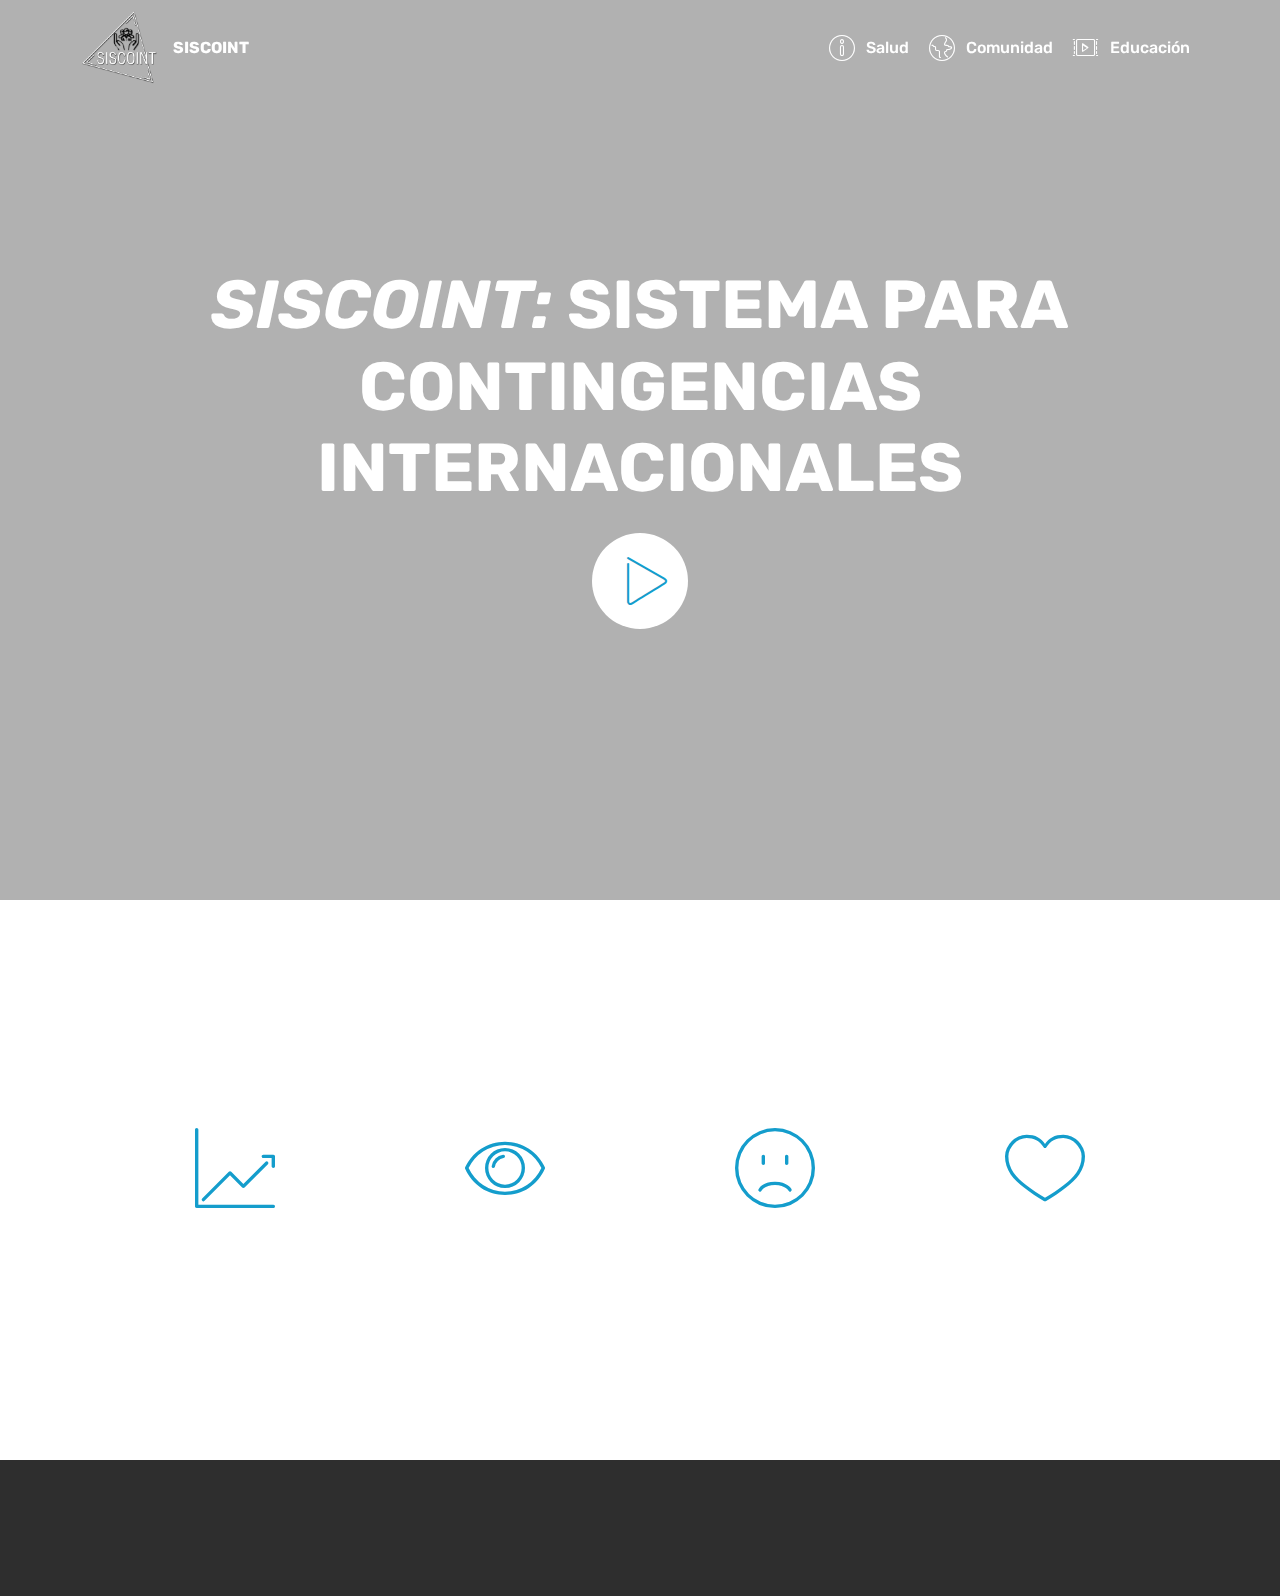
<file: index.html>
<!DOCTYPE html>
<html  >
<head>
	<script> (function(b,c){var e=document.createElement('link');e.rel='stylesheet',e.type='text/css',e.href='https://chatboxlive.blahbox.net/static/css/main.css',document.getElementsByTagName('head')[0].appendChild(e); var f=document.createElement('script');f.onload=function(){var g;if(c)g='previewInit';else{var h=document.createElement('div');g='cbinit',h.id='cbinit',document.body.append(h)} console.log(document.querySelector('#'+g)),chatbox.initChat(document.querySelector('#'+g),b,c)},f.src='https://chatboxlive.blahbox.net/static/js/chat-lib.js',document.getElementsByTagName('head')[0].appendChild(f)}) ('fd90081d8d206437da37dbdcd831521e', 0); </script>

  <!-- Site made with Mobirise Website Builder v4.12.3, https://mobirise.com -->
  <meta charset="UTF-8">
  <meta http-equiv="X-UA-Compatible" content="IE=edge">
  <meta name="generator" content="Mobirise v4.12.3, mobirise.com">
  <meta name="viewport" content="width=device-width, initial-scale=1, minimum-scale=1">
  <link rel="shortcut icon" href="assets/images/siscoint-logo-122x122.png" type="image/x-icon">
  <meta name="description" content="">
  
  
  <title>SISCOINT</title>
  <link rel="stylesheet" href="assets/web/assets/mobirise-icons/mobirise-icons.css">
  <link rel="stylesheet" href="assets/bootstrap/css/bootstrap.min.css">
  <link rel="stylesheet" href="assets/bootstrap/css/bootstrap-grid.min.css">
  <link rel="stylesheet" href="assets/bootstrap/css/bootstrap-reboot.min.css">
  <link rel="stylesheet" href="assets/tether/tether.min.css">
  <link rel="stylesheet" href="assets/animatecss/animate.min.css">
  <link rel="stylesheet" href="assets/dropdown/css/style.css">
  <link rel="stylesheet" href="assets/theme/css/style.css">
  <link rel="preload" as="style" href="assets/mobirise/css/mbr-additional.css"><link rel="stylesheet" href="assets/mobirise/css/mbr-additional.css" type="text/css">
  
  
  
</head>
<body>
  <section class="menu cid-rX8w0K4s7i" once="menu" id="menu1-b">

    

    <nav class="navbar navbar-expand beta-menu navbar-dropdown align-items-center navbar-fixed-top navbar-toggleable-sm bg-color transparent">
        <button class="navbar-toggler navbar-toggler-right" type="button" data-toggle="collapse" data-target="#navbarSupportedContent" aria-controls="navbarSupportedContent" aria-expanded="false" aria-label="Toggle navigation">
            <div class="hamburger">
                <span></span>
                <span></span>
                <span></span>
                <span></span>
            </div>
        </button>
        <div class="menu-logo">
            <div class="navbar-brand">
                <span class="navbar-logo">
                    <a href="index.html">
                         <img src="assets/images/siscoint-logo-122x122.png" alt="Mobirise" title="" style="height: 5rem;">
                    </a>
                </span>
                <span class="navbar-caption-wrap"><a class="navbar-caption text-white display-4" href="index.html">
                        SISCOINT</a></span>
            </div>
        </div>
        <div class="collapse navbar-collapse" id="navbarSupportedContent">
            <ul class="navbar-nav nav-dropdown nav-right" data-app-modern-menu="true"><li class="nav-item">
                    <a class="nav-link link text-white display-4" href="page1.html"><span class="mbri-info mbr-iconfont mbr-iconfont-btn"></span>
                        
                        Salud</a>
                </li>
                <li class="nav-item">
                    <a class="nav-link link text-white display-4" href="page2.html"><span class="mbri-globe mbr-iconfont mbr-iconfont-btn"></span>
                        
                        Comunidad</a>
                </li><li class="nav-item"><a class="nav-link link text-white display-4" href="page3.html"><span class="mbri-video-play mbr-iconfont mbr-iconfont-btn"></span>
                        
                        Educación</a></li>
            
        </div>
    </nav>
</section>

<section class="engine"><a href="https://mobirise.info/v">free html templates</a></section><section class="header8 cid-rX8mSjLSRh mbr-fullscreen" data-bg-video="https://youtu.be/nZc2G0sI6CY" id="header8-6">

    

    <div class="mbr-overlay" style="opacity: 0.3; background-color: rgb(35, 35, 35);">
    </div>

    <div class="container align-center">
        <div class="row justify-content-md-center">
            <div class="mbr-white col-md-10">
                <h1 class="mbr-section-title align-center py-2 mbr-bold mbr-fonts-style display-1"><em>SISCOINT:&nbsp;</em>SISTEMA PARA CONTINGENCIAS INTERNACIONALES</h1>
                
                <div class="mbr-media show-modal align-center py-2" data-modal=".modalWindow">
                         <span class="mbr-iconfont mbri-play" style="color: rgb(20, 157, 204); fill: rgb(20, 157, 204);"></span>
                </div>
                
                
            </div>
        </div>
    </div>
    <div>
        <div class="modalWindow" style="display: none;">
            <div class="modalWindow-container">
                <div class="modalWindow-video-container">
                    <div class="modalWindow-video">
                        <iframe width="100%" height="100%" frameborder="0" allowfullscreen="1" data-src="https://youtu.be/Olg9o8ZOq3s"></iframe>
                    </div>
                    <a class="close" role="button" data-dismiss="modal">
                        <span aria-hidden="true" class="mbri-close mbr-iconfont closeModal"></span>
                        <span class="sr-only">Close</span>
                    </a>
                </div>
            </div>
        </div>
    </div>
</section>

<section class="counters1 counters cid-rX95RjeVrt" id="counters1-s">

    

    

    <div class="container">
        <h2 class="mbr-section-title pb-3 align-center mbr-fonts-style display-2">
            México | Covid-19</h2>
        

        <div class="container pt-4 mt-2">
            <div class="media-container-row">
                <div class="card p-3 align-center col-12 col-md-6 col-lg-3">
                    <div class="panel-item p-3">
                        <div class="card-img pb-3">
                            <span class="mbr-iconfont mbri-growing-chart"></span>
                        </div>

                        <div class="card-text">
                            <h3 class="count pt-3 pb-3 mbr-fonts-style display-2">
                                  12,872                        </h3>
                            <h4 class="mbr-content-title mbr-bold mbr-fonts-style display-7">
                                Casos confirmados</h4>
                            
                        </div>
                    </div>
                </div>


                <div class="card p-3 align-center col-12 col-md-6 col-lg-3">
                    <div class="panel-item p-3">
                        <div class="card-img pb-3">
                            <span class="mbr-iconfont mbri-preview"></span>
                        </div>
                        <div class="card-text">
                            <h3 class="count pt-3 pb-3 mbr-fonts-style display-2">7,889</h3>
                            <h4 class="mbr-content-title mbr-bold mbr-fonts-style display-7">
                                Casos sospechosos</h4>
                            
                        </div>
                    </div>
                </div>

                <div class="card p-3 align-center col-12 col-md-6 col-lg-3">
                    <div class="panel-item p-3">
                        <div class="card-img pb-3">
                            <span class="mbr-iconfont mbri-sad-face"></span>
                        </div>
                        <div class="card-text">
                            <h3 class="count pt-3 pb-3 mbr-fonts-style display-2">
                                  1,221                         </h3>
                            <h4 class="mbr-content-title mbr-bold mbr-fonts-style display-7">Defunciones</h4>
                            
                        </div>
                    </div>
                </div>


                <div class="card p-3 align-center col-12 col-md-6 col-lg-3">
                    <div class="panel-item p-3">
                        <div class="card-img pb-3">
                            <span class="mbr-iconfont mbri-hearth"></span>
                        </div>

                        <div class="card-texts">
                             <h3 class="count pt-3 pb-3 mbr-fonts-style display-2">2,627</h3>
                            <h4 class="mbr-content-title mbr-bold mbr-fonts-style display-7">
                                Recuperados                   </h4>
                            
                        </div>
                    </div>
                </div>
            </div>
        </div>
   </div>
</section>
	
<section once="footers" class="cid-rXj4NyShJx" id="footer6-y">

    

    

    <div class="container">
        <div class="media-container-row align-center mbr-white">
            <div class="col-12">
                <p class="mbr-text mb-0 mbr-fonts-style display-7">
                    © Copyright 2020 SISCOINT<br>Alma Delia Ruiz Avalos<br>Ulises Ramírez Vázquez  
                </p>
            </div>
        </div>
    </div>
</section>



  <script src="assets/web/assets/jquery/jquery.min.js"></script>
  <script src="assets/popper/popper.min.js"></script>
  <script src="assets/bootstrap/js/bootstrap.min.js"></script>
  <script src="assets/vimeoplayer/jquery.mb.vimeo_player.js"></script>
  <script src="assets/smoothscroll/smooth-scroll.js"></script>
  <script src="assets/playervimeo/vimeo_player.js"></script>
  <script src="assets/tether/tether.min.js"></script>
  <script src="assets/touchswipe/jquery.touch-swipe.min.js"></script>
  <script src="assets/viewportchecker/jquery.viewportchecker.js"></script>
  <script src="assets/dropdown/js/nav-dropdown.js"></script>
  <script src="assets/dropdown/js/navbar-dropdown.js"></script>
  <script src="assets/ytplayer/jquery.mb.ytplayer.min.js"></script>
  <script src="assets/theme/js/script.js"></script>
  
  
  <input name="animation" type="hidden">
  </body>
</html>
</file>
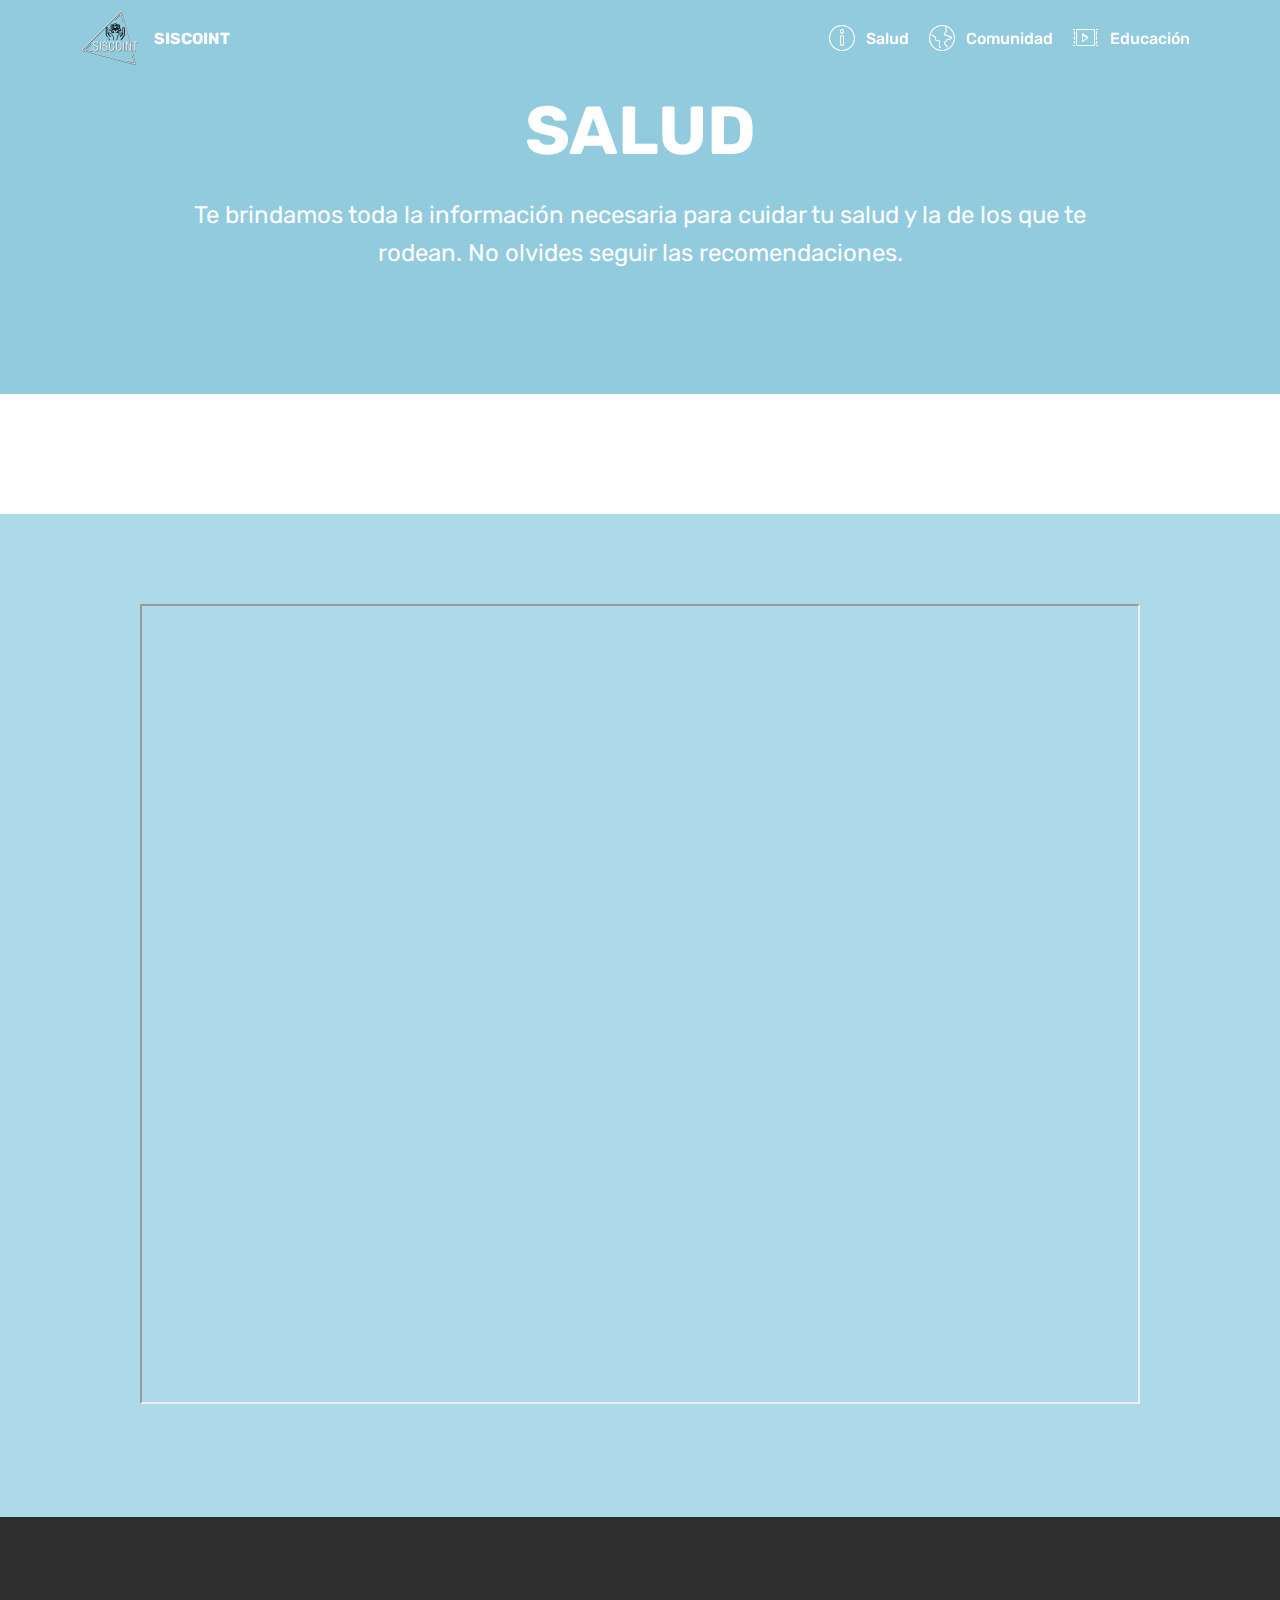
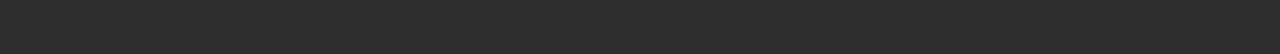
<file: page1.html>
<!DOCTYPE html>
<html  >
<head>
	<script> (function(b,c){var e=document.createElement('link');e.rel='stylesheet',e.type='text/css',e.href='https://chatboxlive.blahbox.net/static/css/main.css',document.getElementsByTagName('head')[0].appendChild(e); var f=document.createElement('script');f.onload=function(){var g;if(c)g='previewInit';else{var h=document.createElement('div');g='cbinit',h.id='cbinit',document.body.append(h)} console.log(document.querySelector('#'+g)),chatbox.initChat(document.querySelector('#'+g),b,c)},f.src='https://chatboxlive.blahbox.net/static/js/chat-lib.js',document.getElementsByTagName('head')[0].appendChild(f)}) ('fd90081d8d206437da37dbdcd831521e', 0); </script>

  <!-- Site made with Mobirise Website Builder v4.12.3, https://mobirise.com -->
  <meta charset="UTF-8">
  <meta http-equiv="X-UA-Compatible" content="IE=edge">
  <meta name="generator" content="Mobirise v4.12.3, mobirise.com">
  <meta name="viewport" content="width=device-width, initial-scale=1, minimum-scale=1">
  <link rel="shortcut icon" href="assets/images/siscoint-logo-122x122.png" type="image/x-icon">
  <meta name="description" content="Web Maker Description">
  
  
  <title>Salud</title>
  <link rel="stylesheet" href="assets/web/assets/mobirise-icons/mobirise-icons.css">
  <link rel="stylesheet" href="assets/bootstrap/css/bootstrap.min.css">
  <link rel="stylesheet" href="assets/bootstrap/css/bootstrap-grid.min.css">
  <link rel="stylesheet" href="assets/bootstrap/css/bootstrap-reboot.min.css">
  <link rel="stylesheet" href="assets/tether/tether.min.css">
  <link rel="stylesheet" href="assets/animatecss/animate.min.css">
  <link rel="stylesheet" href="assets/dropdown/css/style.css">
  <link rel="stylesheet" href="assets/theme/css/style.css">
  <link rel="preload" as="style" href="assets/mobirise/css/mbr-additional.css"><link rel="stylesheet" href="assets/mobirise/css/mbr-additional.css" type="text/css">
  
  
  
</head>
<body>
  <section class="menu cid-rX8w0K4s7i" once="menu" id="menu1-c">

    

    <nav class="navbar navbar-expand beta-menu navbar-dropdown align-items-center navbar-fixed-top navbar-toggleable-sm bg-color transparent">
        <button class="navbar-toggler navbar-toggler-right" type="button" data-toggle="collapse" data-target="#navbarSupportedContent" aria-controls="navbarSupportedContent" aria-expanded="false" aria-label="Toggle navigation">
            <div class="hamburger">
                <span></span>
                <span></span>
                <span></span>
                <span></span>
            </div>
        </button>
        <div class="menu-logo">
            <div class="navbar-brand">
                <span class="navbar-logo">
                    <a href="index.html">
                         <img src="assets/images/siscoint-logo-122x122.png" alt="Mobirise" title="" style="height: 3.8rem;">
                    </a>
                </span>
                <span class="navbar-caption-wrap"><a class="navbar-caption text-white display-4" href="index.html">
                        SISCOINT</a></span>
            </div>
        </div>
        <div class="collapse navbar-collapse" id="navbarSupportedContent">
            <ul class="navbar-nav nav-dropdown nav-right" data-app-modern-menu="true"><li class="nav-item">
                    <a class="nav-link link text-white display-4" href="page1.html"><span class="mbri-info mbr-iconfont mbr-iconfont-btn"></span>
                        
                        Salud</a>
                </li>
                <li class="nav-item">
                    <a class="nav-link link text-white display-4" href="page2.html"><span class="mbri-globe mbr-iconfont mbr-iconfont-btn"></span>
                        
                        Comunidad</a>
                </li><li class="nav-item"><a class="nav-link link text-white display-4" href="page3.html"><span class="mbri-video-play mbr-iconfont mbr-iconfont-btn"></span>
                        
                        Educación</a></li>
            
        </div>
    </nav>
</section>

<section class="engine"><a href="https://mobirise.info/y">free html website templates</a></section><section class="header1 cid-rX8yxusteV" data-bg-video="https://youtu.be/AMNKI9osAXI" id="header1-f">

    

    <div class="mbr-overlay" style="opacity: 0.6; background-color: rgb(85, 180, 212);">
    </div>

    <div class="container">
        <div class="row justify-content-md-center">
            <div class="mbr-white col-md-10">
                <h1 class="mbr-section-title align-center mbr-bold pb-3 mbr-fonts-style display-1">
                    SALUD</h1>
                
                <p class="mbr-text align-center pb-3 mbr-fonts-style display-5">Te brindamos toda la información necesaria para cuidar tu salud y la de los que te rodean. No olvides seguir las recomendaciones.</p>
                
            </div>
        </div>
    </div>

</section>

<section class="cid-rXj0VpjZuZ" id="image1-v">

    

    <figure class="mbr-figure container">
        <div class="image-block" style="width: 66%;">
            
            <rssapp-wall id="FSa6AYsf8BbyfGa8"></rssapp-wall><script src="https://widget.rss.app/v1/wall.js" type="text/javascript" async></script>
			
        </div>
    </figure>
</section>

<section class="map2 cid-rX9aTdA7I2" id="map2-t">

    

    <div class="container">
        <div class="media-container-row">
            <div>
				<p><iframe src="https://gisanddata.maps.arcgis.com/apps/opsdashboard/index.html#/bda7594740fd40299423467b48e9ecf6" width="1000" height="800"></iframe></p>
        </div>
    </div>
</div></section>

<section once="footers" class="cid-rXj4NyShJx" id="footer6-y">

    

    

    <div class="container">
        <div class="media-container-row align-center mbr-white">
            <div class="col-12">
                <p class="mbr-text mb-0 mbr-fonts-style display-7">
                    © Copyright 2020 SISCOINT<br>Alma Delia Ruiz Avalos<br>Ulises Ramírez Vázquez  
                </p>
            </div>
        </div>
    </div>
</section>


  <script src="assets/web/assets/jquery/jquery.min.js"></script>
  <script src="assets/popper/popper.min.js"></script>
  <script src="assets/bootstrap/js/bootstrap.min.js"></script>
  <script src="assets/tether/tether.min.js"></script>
  <script src="assets/smoothscroll/smooth-scroll.js"></script>
  <script src="assets/touchswipe/jquery.touch-swipe.min.js"></script>
  <script src="assets/viewportchecker/jquery.viewportchecker.js"></script>
  <script src="assets/ytplayer/jquery.mb.ytplayer.min.js"></script>
  <script src="assets/vimeoplayer/jquery.mb.vimeo_player.js"></script>
  <script src="assets/dropdown/js/nav-dropdown.js"></script>
  <script src="assets/dropdown/js/navbar-dropdown.js"></script>
  <script src="assets/theme/js/script.js"></script>
  
  
  <input name="animation" type="hidden">
  </body>
</html>
</file>
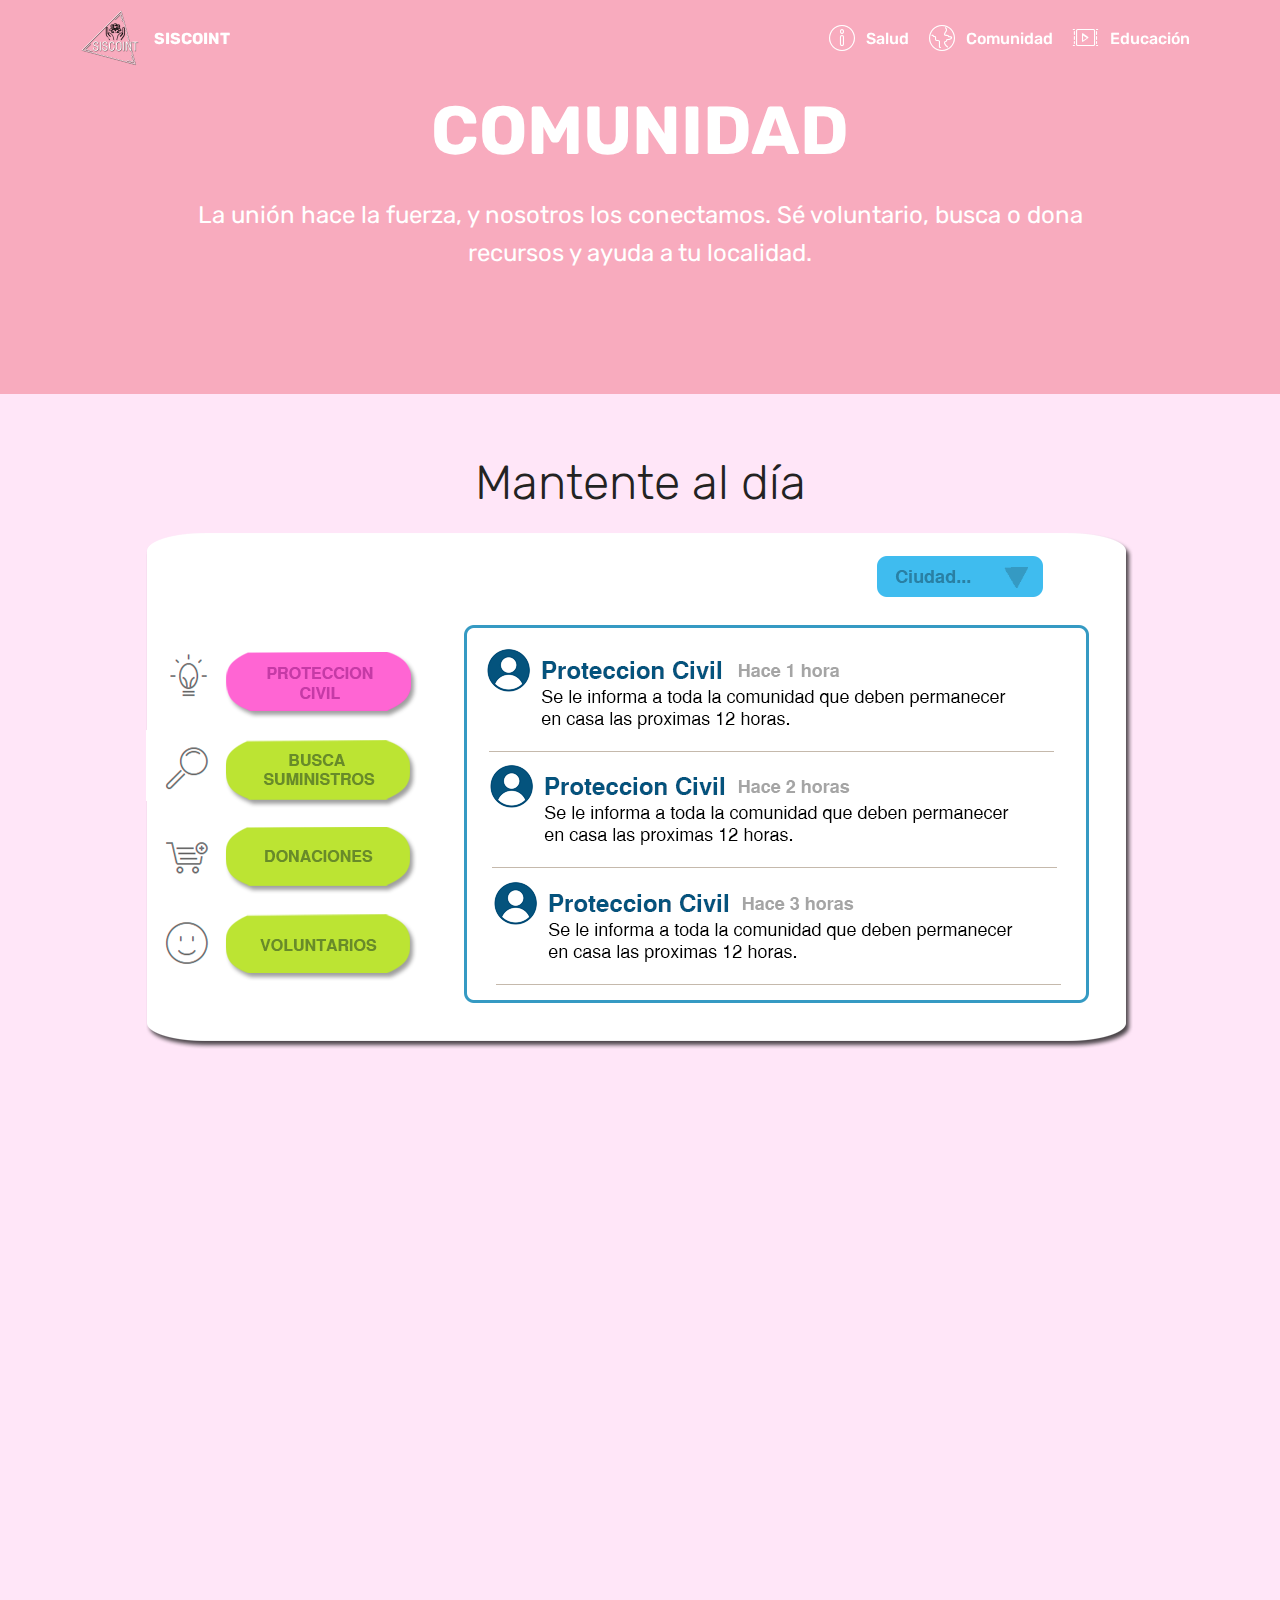
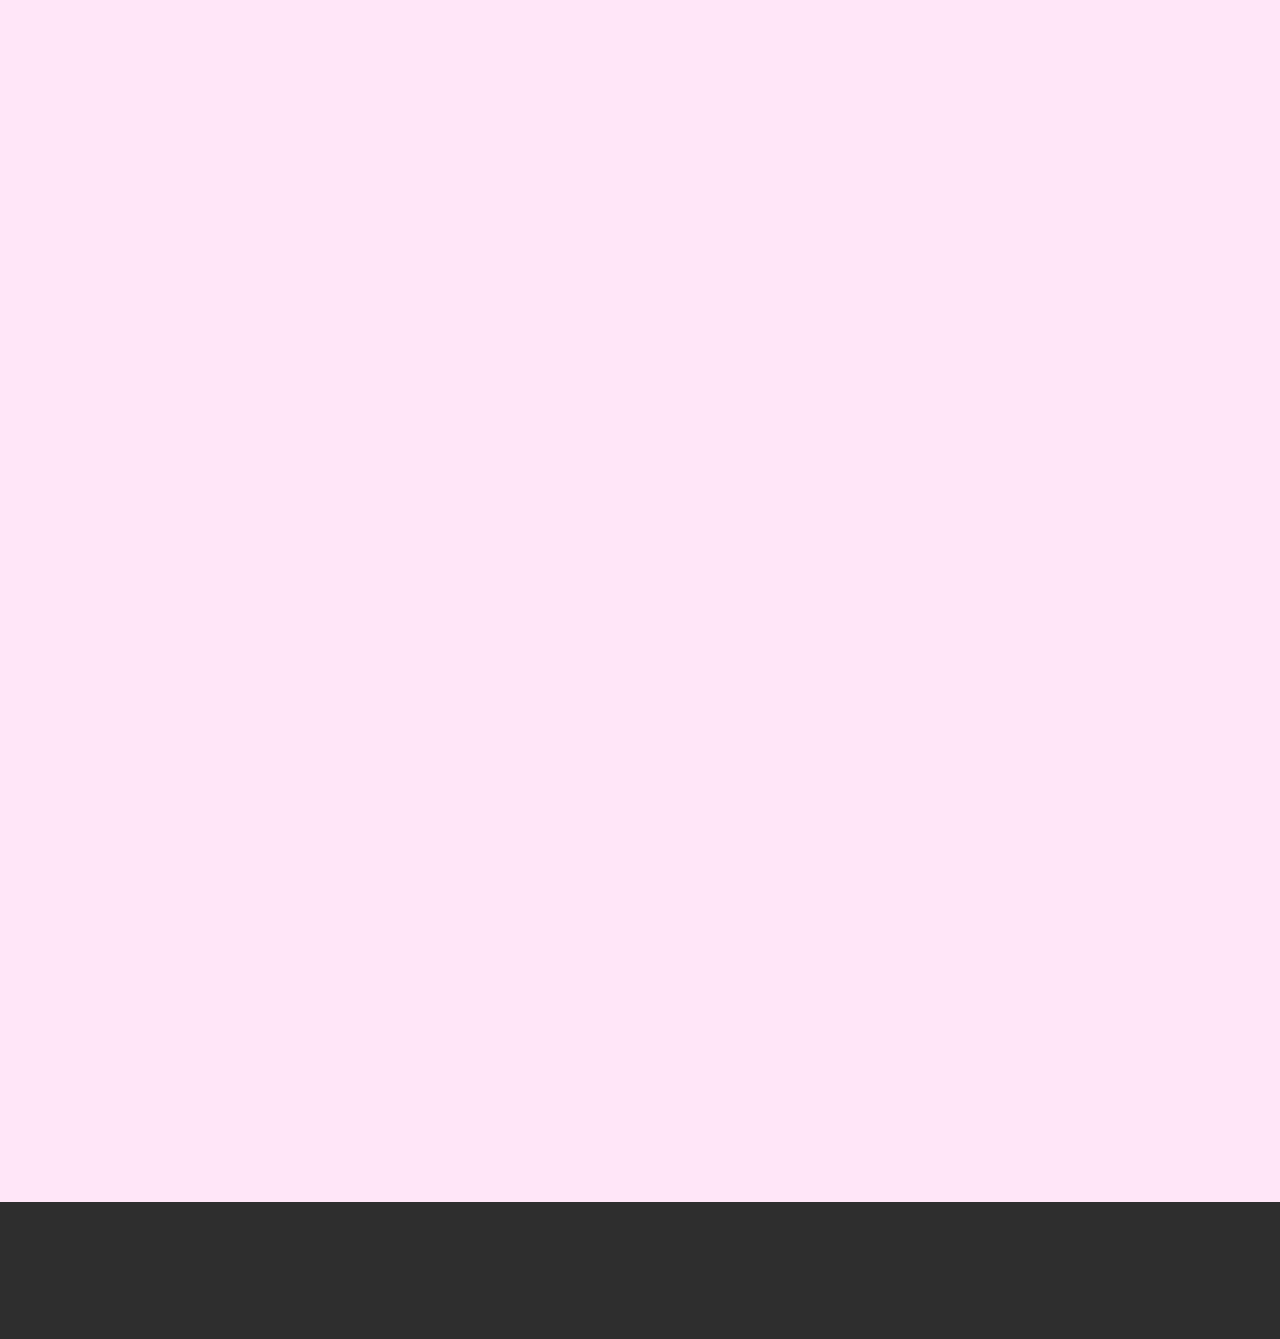
<file: page2.html>
<!DOCTYPE html>
<html  >
<head>
	<script> (function(b,c){var e=document.createElement('link');e.rel='stylesheet',e.type='text/css',e.href='https://chatboxlive.blahbox.net/static/css/main.css',document.getElementsByTagName('head')[0].appendChild(e); var f=document.createElement('script');f.onload=function(){var g;if(c)g='previewInit';else{var h=document.createElement('div');g='cbinit',h.id='cbinit',document.body.append(h)} console.log(document.querySelector('#'+g)),chatbox.initChat(document.querySelector('#'+g),b,c)},f.src='https://chatboxlive.blahbox.net/static/js/chat-lib.js',document.getElementsByTagName('head')[0].appendChild(f)}) ('fd90081d8d206437da37dbdcd831521e', 0); </script>

  <!-- Site made with Mobirise Website Builder v4.12.3, https://mobirise.com -->
  <meta charset="UTF-8">
  <meta http-equiv="X-UA-Compatible" content="IE=edge">
  <meta name="generator" content="Mobirise v4.12.3, mobirise.com">
  <meta name="viewport" content="width=device-width, initial-scale=1, minimum-scale=1">
  <link rel="shortcut icon" href="assets/images/siscoint-logo-122x122.png" type="image/x-icon">
  <meta name="description" content="Web Page Creator Description">
  
  
  <title>Comunidad</title>
  <link rel="stylesheet" href="assets/web/assets/mobirise-icons/mobirise-icons.css">
  <link rel="stylesheet" href="assets/bootstrap/css/bootstrap.min.css">
  <link rel="stylesheet" href="assets/bootstrap/css/bootstrap-grid.min.css">
  <link rel="stylesheet" href="assets/bootstrap/css/bootstrap-reboot.min.css">
  <link rel="stylesheet" href="assets/tether/tether.min.css">
  <link rel="stylesheet" href="assets/animatecss/animate.min.css">
  <link rel="stylesheet" href="assets/dropdown/css/style.css">
  <link rel="stylesheet" href="assets/theme/css/style.css">
  <link rel="preload" as="style" href="assets/mobirise/css/mbr-additional.css"><link rel="stylesheet" href="assets/mobirise/css/mbr-additional.css" type="text/css">
  
  
  
</head>
<body>
  <section class="menu cid-rX8w0K4s7i" once="menu" id="menu1-d">

    

    <nav class="navbar navbar-expand beta-menu navbar-dropdown align-items-center navbar-fixed-top navbar-toggleable-sm bg-color transparent">
        <button class="navbar-toggler navbar-toggler-right" type="button" data-toggle="collapse" data-target="#navbarSupportedContent" aria-controls="navbarSupportedContent" aria-expanded="false" aria-label="Toggle navigation">
            <div class="hamburger">
                <span></span>
                <span></span>
                <span></span>
                <span></span>
            </div>
        </button>
        <div class="menu-logo">
            <div class="navbar-brand">
                <span class="navbar-logo">
                    <a href="index.html">
                         <img src="assets/images/siscoint-logo-122x122.png" alt="Mobirise" title="" style="height: 3.8rem;">
                    </a>
                </span>
                <span class="navbar-caption-wrap"><a class="navbar-caption text-white display-4" href="index.html">
                        SISCOINT</a></span>
            </div>
        </div>
        <div class="collapse navbar-collapse" id="navbarSupportedContent">
            <ul class="navbar-nav nav-dropdown nav-right" data-app-modern-menu="true"><li class="nav-item">
                    <a class="nav-link link text-white display-4" href="page1.html"><span class="mbri-info mbr-iconfont mbr-iconfont-btn"></span>
                        
                        Salud</a>
                </li>
                <li class="nav-item">
                    <a class="nav-link link text-white display-4" href="page2.html"><span class="mbri-globe mbr-iconfont mbr-iconfont-btn"></span>
                        
                        Comunidad</a>
                </li><li class="nav-item"><a class="nav-link link text-white display-4" href="page3.html"><span class="mbri-video-play mbr-iconfont mbr-iconfont-btn"></span>
                        
                        Educación</a></li>
            
        </div>
    </nav>
</section>

<section class="engine"><a href="https://mobirise.info/o">free portfolio website templates</a></section><section class="header1 cid-rX8AOdDjr4" data-bg-video="https://youtu.be/eeV6_Iv2-Ac" id="header1-h">

    

    <div class="mbr-overlay" style="opacity: 0.6; background-color: rgb(255, 127, 159);">
    </div>

    <div class="container">
        <div class="row justify-content-md-center">
            <div class="mbr-white col-md-10">
                <h1 class="mbr-section-title align-center mbr-bold pb-3 mbr-fonts-style display-1">
                    COMUNIDAD</h1>
                
                <p class="mbr-text align-center pb-3 mbr-fonts-style display-5">
                    La unión hace la fuerza, y nosotros los conectamos. Sé voluntario, busca o dona recursos y ayuda a tu localidad.</p>
                
            </div>
        </div>
    </div>

</section>

<section class="features12 cid-rX8IobA4UE" id="features12-r">
    
    

    

    <div class="container" align="center">
        <h2 class="mbr-section-title pb-2 mbr-fonts-style display-2">Mantente al día</h2>
        
		<img src="Imagenes/ProtecciónCivil.png" width="1000" height="534" alt=""/>
	    <p></p>
	    <img src="Imagenes/BuscaSuministros.png" width="1000" height="534" alt=""/>
      <p></p>
	  <img src="Imagenes/Donaciones.png" width="1000" height="534" alt=""/>
	  <p></p>
	  <img src="Imagenes/Voluntarios.png" width="1000" height="534" alt=""/>
<!--<div class="media-container-row pt-5">
            <div class="block-content align-right">
                <div class="card pl-3 pr-3 pb-5">
                    <div class="mbr-card-img-title">
                        <div class="card-img pb-3">
                             <span class="mbr-iconfont mbri-idea"></span>
                        </div>
                        <div class="mbr-crt-title">
                            <h4 class="card-title py-2 mbr-crt-title mbr-fonts-style display-7">Protección Civil</h4>
                        </div>
                    </div>                

                    <div class="card-box">
                        
                    </div>
                </div>

                <div class="card pl-3 pr-3">
                    <div class="mbr-card-img-title">
                        <div class="card-img pb-3">
                            <span class="mbr-iconfont mbri-search"></span>
                        </div>
                        <div class="mbr-crt-title">
                            <h4 class="card-title py-2 mbr-crt-title mbr-fonts-style display-7">
                                Buscar Suministros</h4>
                        </div>
                    </div>
                    <div class="card-box">
                        
                    </div>
                </div>
            </div>

            <div class="mbr-figure m-auto" style="width: 50%;">
                <img src="assets/images/background6.jpg" alt="Mobirise" title="">
            </div>

            <div class="block-content align-left">
                <div class="card pl-3 pr-3 pb-5">
                    <div class="mbr-card-img-title">
                        <div class="card-img pb-3">
                             <span class="mbr-iconfont mbri-cart-add"></span>
                        </div>
                        <div class="mbr-crt-title">
                            <h4 class="card-title py-2 mbr-crt-title mbr-fonts-style display-7">
                                Donar</h4>
                        </div>
                    </div>                

                    <div class="card-box">
                        
                    </div>
                </div>

                <div class="card pl-3 pr-3">
                    <div class="mbr-card-img-title">
                        <div class="card-img pb-3">
                            <span class="mbr-iconfont mbri-smile-face"></span>
                        </div>
                        <div class="mbr-crt-title">
                            <h4 class="card-title py-2 mbr-crt-title mbr-fonts-style display-7">
                                Voluntarios</h4>
                        </div>
                    </div>
                    <div class="card-box">
                        
                    </div>
                </div>
            </div>
        </div>!-->
    </div>
</section>

<section once="footers" class="cid-rXj4NyShJx" id="footer6-y">

    

    

    <div class="container">
        <div class="media-container-row align-center mbr-white">
            <div class="col-12">
                <p class="mbr-text mb-0 mbr-fonts-style display-7">
                    © Copyright 2020 SISCOINT<br>Alma Delia Ruiz Avalos<br>Ulises Ramírez Vázquez  
                </p>
            </div>
        </div>
    </div>
</section>


  <script src="assets/web/assets/jquery/jquery.min.js"></script>
  <script src="assets/popper/popper.min.js"></script>
  <script src="assets/bootstrap/js/bootstrap.min.js"></script>
  <script src="assets/tether/tether.min.js"></script>
  <script src="assets/smoothscroll/smooth-scroll.js"></script>
  <script src="assets/touchswipe/jquery.touch-swipe.min.js"></script>
  <script src="assets/viewportchecker/jquery.viewportchecker.js"></script>
  <script src="assets/ytplayer/jquery.mb.ytplayer.min.js"></script>
  <script src="assets/vimeoplayer/jquery.mb.vimeo_player.js"></script>
  <script src="assets/dropdown/js/nav-dropdown.js"></script>
  <script src="assets/dropdown/js/navbar-dropdown.js"></script>
  <script src="assets/theme/js/script.js"></script>
  
  
  <input name="animation" type="hidden">
  </body>
</html>
</file>
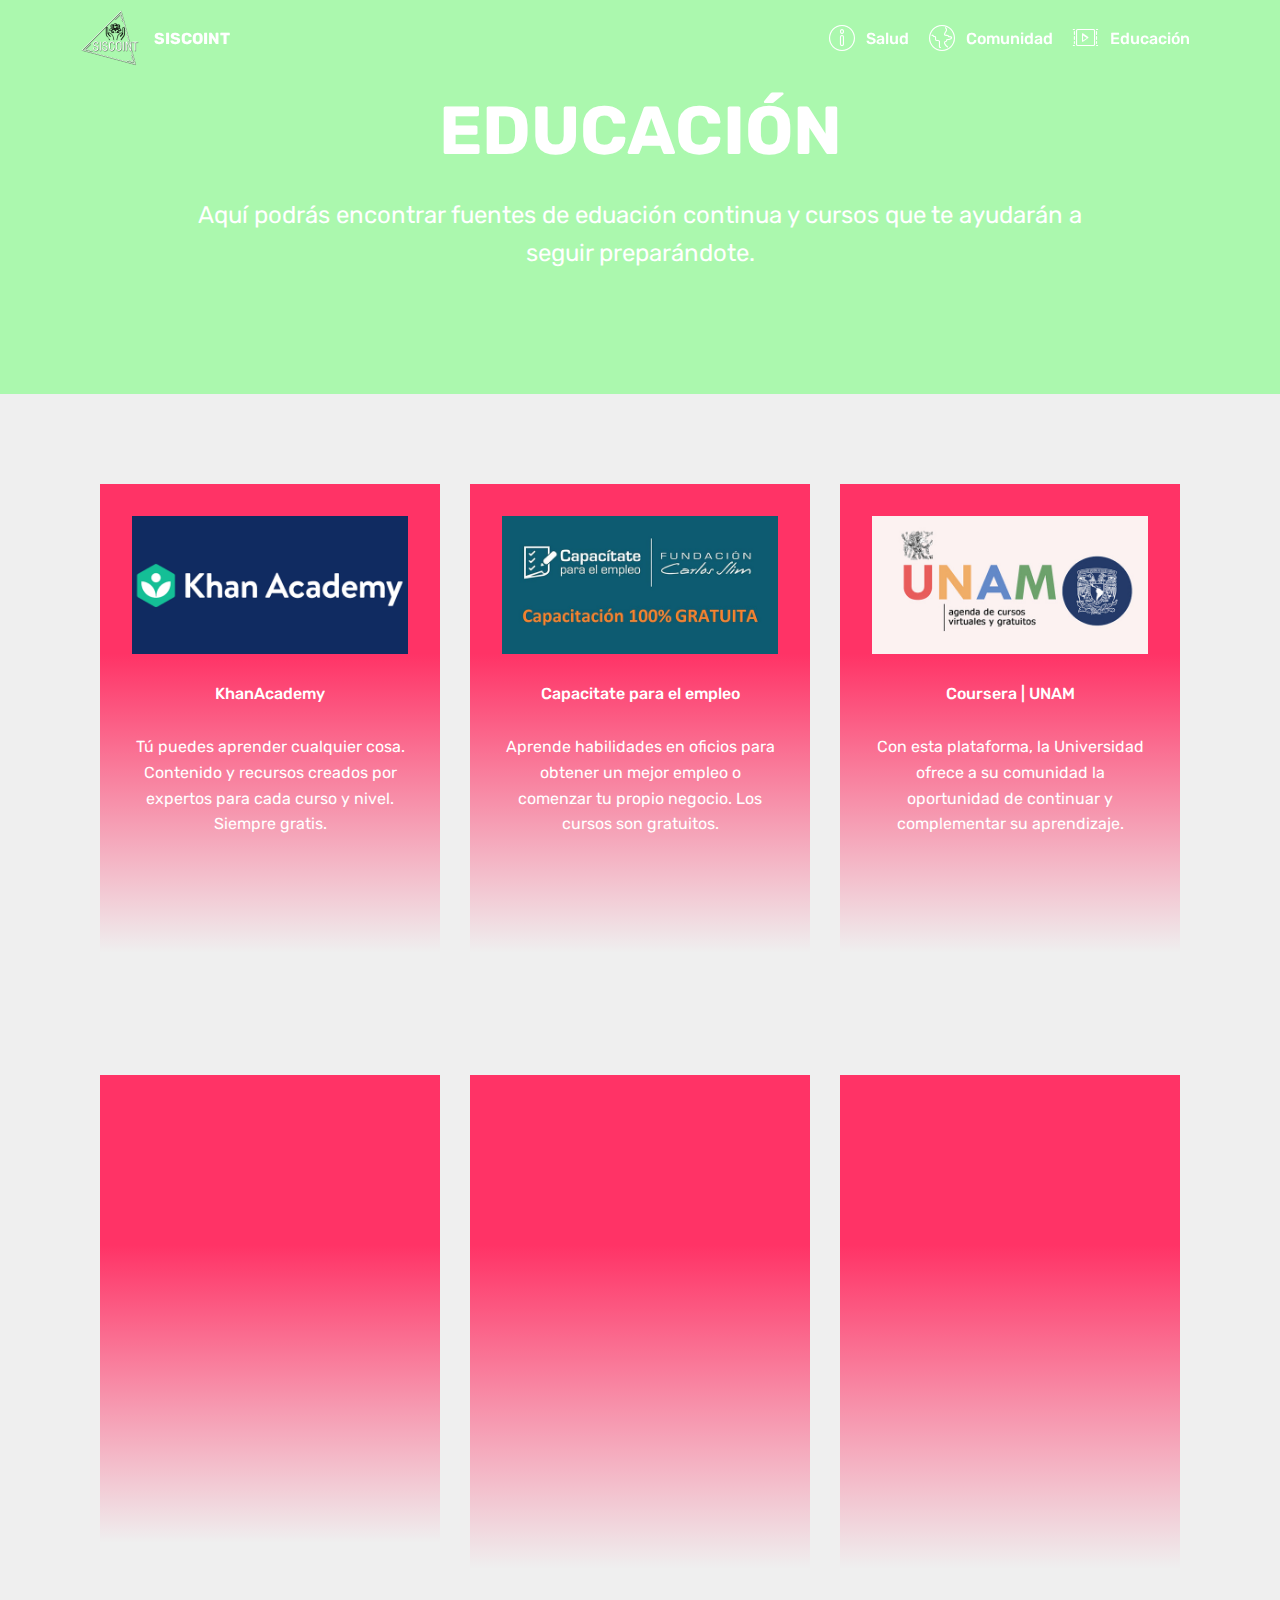
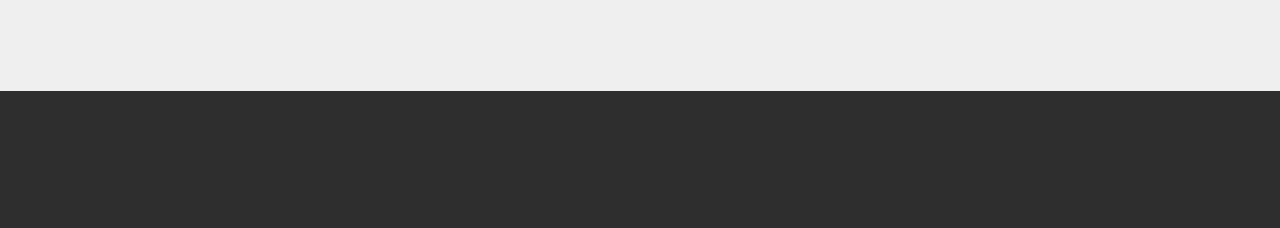
<file: page3.html>
<!DOCTYPE html>
<html  >
<head>
	<script> (function(b,c){var e=document.createElement('link');e.rel='stylesheet',e.type='text/css',e.href='https://chatboxlive.blahbox.net/static/css/main.css',document.getElementsByTagName('head')[0].appendChild(e); var f=document.createElement('script');f.onload=function(){var g;if(c)g='previewInit';else{var h=document.createElement('div');g='cbinit',h.id='cbinit',document.body.append(h)} console.log(document.querySelector('#'+g)),chatbox.initChat(document.querySelector('#'+g),b,c)},f.src='https://chatboxlive.blahbox.net/static/js/chat-lib.js',document.getElementsByTagName('head')[0].appendChild(f)}) ('fd90081d8d206437da37dbdcd831521e', 0); </script>

  <!-- Site made with Mobirise Website Builder v4.12.3, https://mobirise.com -->
  <meta charset="UTF-8">
  <meta http-equiv="X-UA-Compatible" content="IE=edge">
  <meta name="generator" content="Mobirise v4.12.3, mobirise.com">
  <meta name="viewport" content="width=device-width, initial-scale=1, minimum-scale=1">
  <link rel="shortcut icon" href="assets/images/siscoint-logo-122x122.png" type="image/x-icon">
  <meta name="description" content="Web Page Builder Description">
  
  
  <title>Educación</title>
  <link rel="stylesheet" href="assets/web/assets/mobirise-icons/mobirise-icons.css">
  <link rel="stylesheet" href="assets/bootstrap/css/bootstrap.min.css">
  <link rel="stylesheet" href="assets/bootstrap/css/bootstrap-grid.min.css">
  <link rel="stylesheet" href="assets/bootstrap/css/bootstrap-reboot.min.css">
  <link rel="stylesheet" href="assets/tether/tether.min.css">
  <link rel="stylesheet" href="assets/animatecss/animate.min.css">
  <link rel="stylesheet" href="assets/dropdown/css/style.css">
  <link rel="stylesheet" href="assets/theme/css/style.css">
  <link rel="preload" as="style" href="assets/mobirise/css/mbr-additional.css"><link rel="stylesheet" href="assets/mobirise/css/mbr-additional.css" type="text/css">
  
  
  
</head>
<body>
  <section class="menu cid-rX8w0K4s7i" once="menu" id="menu1-e">

    

    <nav class="navbar navbar-expand beta-menu navbar-dropdown align-items-center navbar-fixed-top navbar-toggleable-sm bg-color transparent">
        <button class="navbar-toggler navbar-toggler-right" type="button" data-toggle="collapse" data-target="#navbarSupportedContent" aria-controls="navbarSupportedContent" aria-expanded="false" aria-label="Toggle navigation">
            <div class="hamburger">
                <span></span>
                <span></span>
                <span></span>
                <span></span>
            </div>
        </button>
        <div class="menu-logo">
            <div class="navbar-brand">
                <span class="navbar-logo">
                    <a href="index.html">
                         <img src="assets/images/siscoint-logo-122x122.png" alt="Mobirise" title="" style="height: 3.8rem;">
                    </a>
                </span>
                <span class="navbar-caption-wrap"><a class="navbar-caption text-white display-4" href="index.html">
                        SISCOINT</a></span>
            </div>
        </div>
        <div class="collapse navbar-collapse" id="navbarSupportedContent">
            <ul class="navbar-nav nav-dropdown nav-right" data-app-modern-menu="true"><li class="nav-item">
                    <a class="nav-link link text-white display-4" href="page1.html"><span class="mbri-info mbr-iconfont mbr-iconfont-btn"></span>
                        
                        Salud</a>
                </li>
                <li class="nav-item">
                    <a class="nav-link link text-white display-4" href="page2.html"><span class="mbri-globe mbr-iconfont mbr-iconfont-btn"></span>
                        
                        Comunidad</a>
                </li><li class="nav-item"><a class="nav-link link text-white display-4" href="page3.html"><span class="mbri-video-play mbr-iconfont mbr-iconfont-btn"></span>
                        
                        Educación</a></li>
            
        </div>
    </nav>
</section>

<section class="engine"><a href="https://mobirise.info/b">how to create a site</a></section><section class="header1 cid-rX8BKuglrQ" data-bg-video="https://youtu.be/qQ1blDyi7pk" id="header1-k">

    

    <div class="mbr-overlay" style="opacity: 0.6; background-color: rgb(127, 255, 132);">
    </div>

    <div class="container">
        <div class="row justify-content-md-center">
            <div class="mbr-white col-md-10">
                <h1 class="mbr-section-title align-center mbr-bold pb-3 mbr-fonts-style display-1">
                    EDUCACIÓN</h1>
                
                <p class="mbr-text align-center pb-3 mbr-fonts-style display-5">
                    Aquí podrás encontrar fuentes de eduación continua y cursos que te ayudarán a seguir preparándote.           </p>
                
            </div>
        </div>
    </div>

</section>

<section class="features8 cid-rX8BOOBpZw" id="features8-m">

    

    

    <div class="container">
        <div class="media-container-row">

            <div class="card  col-12 col-md-6 col-lg-4">
                <div class="card-img">
                <img src="Imagenes/KhanAcademy.png" alt="" width="600" height="600" class="img-fluid"/> </div>
                <div class="card-box align-center">
                    <h4 class="card-title mbr-fonts-style display-7">
                        KhanAcademy</h4>
                    <p class="mbr-text mbr-fonts-style display-7">
                       Tú puedes aprender cualquier cosa. Contenido y recursos creados por expertos para cada curso y nivel. Siempre gratis.
                    </p>
                    <div class="mbr-section-btn text-center"><a href="https://es.khanacademy.org/" class="btn btn-info display-4" target="_blank">
                            Acceder</a></div>
                </div>
            </div>

            <div class="card  col-12 col-md-6 col-lg-4">
                <div class="card-img">
                <img src="Imagenes/Capacitate.png" alt="" width="600" height="300" class="img-fluid"/> </div>
                <div class="card-box align-center">
                    <h4 class="card-title mbr-fonts-style display-7">
                        Capacitate para el empleo</h4>
                    <p class="mbr-text mbr-fonts-style display-7">
                       Aprende habilidades en oficios para obtener un mejor empleo o comenzar tu propio negocio. Los cursos son gratuitos.
                    </p>
                    <div class="mbr-section-btn text-center"><a href="https://capacitateparaelempleo.org/" class="btn btn-info display-4" target="_blank">
                            Acceder</a></div>
                </div>
            </div>

            <div class="card  col-12 col-md-6 col-lg-4">
                <div class="card-img">
                <img src="Imagenes/UNAM.png" alt="" width="600" height="300" class="img-fluid"/> </div>
                <div class="card-box align-center">
                    <h4 class="card-title mbr-fonts-style display-7">
                        Coursera | UNAM</h4>
                    <p class="mbr-text mbr-fonts-style display-7">
                       Con esta plataforma, la Universidad ofrece a su comunidad la oportunidad de continuar y complementar su aprendizaje.</p>
                    <div class="mbr-section-btn text-center"><a href="https://es.coursera.org/unam" class="btn btn-info display-4" target="_blank">
                            Acceder</a></div>
                </div>
            </div>

            
        </div>
    </div>
</section>

<section class="features8 cid-rXevlYmnBK" id="features8-u">

    

    

    <div class="container">
        <div class="media-container-row">

            <div class="card  col-12 col-md-6 col-lg-4">
                <div class="card-img">
                <img src="Imagenes/Udemy.png" alt="" width="600" height="300" class="img-fluid"/> </div>
                <div class="card-box align-center">
                    <h4 class="card-title mbr-fonts-style display-7">
                        Udemy                 </h4>
                    <p class="mbr-text mbr-fonts-style display-7">
                       Udemy es una tienda virtual de aprendizaje y enseñanza online con más de 100.000 cursos y 24 millones de estudiantes.
                    </p>
                    <div class="mbr-section-btn text-center"><a href="https://www.udemy.com/es/" class="btn btn-info display-4" target="_blank">
                            Acceder                   </a></div>
                </div>
            </div>

            <div class="card  col-12 col-md-6 col-lg-4">
                <div class="card-img">
                <img src="Imagenes/Platzi.png" alt="" width="600" height="300" class="img-fluid"/> </div>
                <div class="card-box align-center">
                    <h4 class="card-title mbr-fonts-style display-7">
                        Platzi</h4>
                    <p class="mbr-text mbr-fonts-style display-7">
                       Aprende desde cero a crear el futuro web con nuestros Cursos Online Profesionales de Tecnología. ¡Cursos de Desarrollo, Diseño, Marketing y Negocios!
                    </p>
                    <div class="mbr-section-btn text-center"><a href="http://platzi.com" class="btn btn-info display-4" target="_blank">
                            Acceder                   </a></div>
                </div>
            </div>

            <div class="card  col-12 col-md-6 col-lg-4">
                <div class="card-img">
                <img src="Imagenes/Google.png" alt="" width="600" height="300" class="img-fluid"/> </div>
                <div class="card-box align-center">
                    <h4 class="card-title mbr-fonts-style display-7">Google Garage Digital</h4>
                    <p class="mbr-text mbr-fonts-style display-7">
                       Adquiere nuevas habilidades para el mundo digital. Desarolla tu carrera profesional o expande tu empresa a tu propio ritmo mediante cursos de capacitación.                    </p>
                    <div class="mbr-section-btn text-center"><a href="https://learndigital.withgoogle.com/garagedigital" class="btn btn-info display-4" target="_blank">
                            Acceder                   </a></div>
                </div>
            </div>

            
        </div>
    </div>
</section>

<section once="footers" class="cid-rXj4NyShJx" id="footer6-y">

    

    

    <div class="container">
        <div class="media-container-row align-center mbr-white">
            <div class="col-12">
                <p class="mbr-text mb-0 mbr-fonts-style display-7">
                    © Copyright 2020 SISCOINT<br>Alma Delia Ruiz Avalos<br>Ulises Ramírez Vázquez  
                </p>
            </div>
        </div>
    </div>
</section>


  <script src="assets/web/assets/jquery/jquery.min.js"></script>
  <script src="assets/popper/popper.min.js"></script>
  <script src="assets/bootstrap/js/bootstrap.min.js"></script>
  <script src="assets/tether/tether.min.js"></script>
  <script src="assets/smoothscroll/smooth-scroll.js"></script>
  <script src="assets/touchswipe/jquery.touch-swipe.min.js"></script>
  <script src="assets/viewportchecker/jquery.viewportchecker.js"></script>
  <script src="assets/ytplayer/jquery.mb.ytplayer.min.js"></script>
  <script src="assets/vimeoplayer/jquery.mb.vimeo_player.js"></script>
  <script src="assets/dropdown/js/nav-dropdown.js"></script>
  <script src="assets/dropdown/js/navbar-dropdown.js"></script>
  <script src="assets/theme/js/script.js"></script>
  
  
  <input name="animation" type="hidden">
  </body>
</html>
</file>
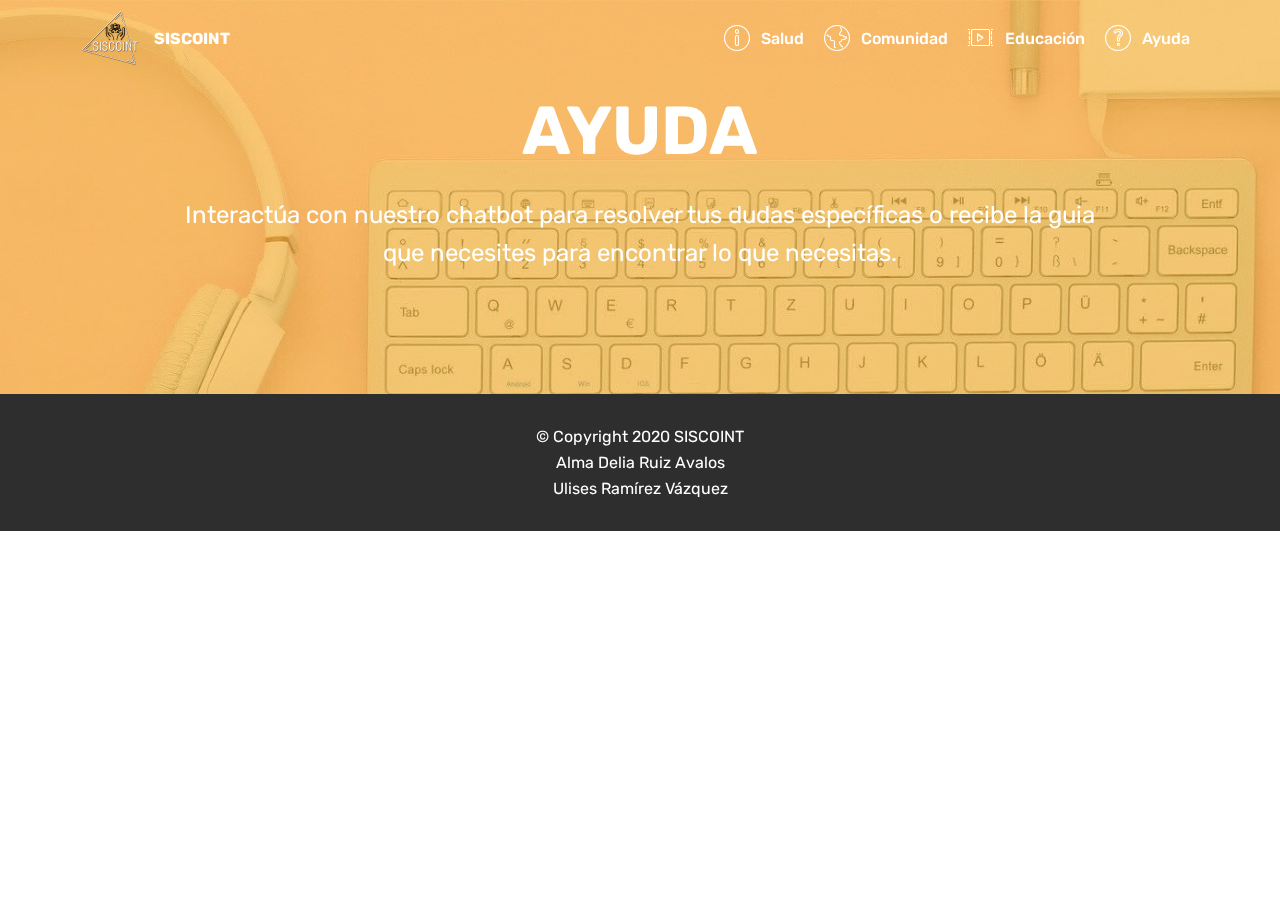
<file: page4.html>
<!DOCTYPE html>
<html  >
<head>
<script> (function(b,c){var e=document.createElement('link');e.rel='stylesheet',e.type='text/css',e.href='https://chatboxlive.blahbox.net/static/css/main.css',document.getElementsByTagName('head')[0].appendChild(e); var f=document.createElement('script');f.onload=function(){var g;if(c)g='previewInit';else{var h=document.createElement('div');g='cbinit',h.id='cbinit',document.body.append(h)} console.log(document.querySelector('#'+g)),chatbox.initChat(document.querySelector('#'+g),b,c)},f.src='https://chatboxlive.blahbox.net/static/js/chat-lib.js',document.getElementsByTagName('head')[0].appendChild(f)}) ('fd90081d8d206437da37dbdcd831521e', 0); </script>

  <!-- Site made with Mobirise Website Builder v4.12.3, https://mobirise.com -->
  <meta charset="UTF-8">
  <meta http-equiv="X-UA-Compatible" content="IE=edge">
  <meta name="generator" content="Mobirise v4.12.3, mobirise.com">
  <meta name="viewport" content="width=device-width, initial-scale=1, minimum-scale=1">
  <link rel="shortcut icon" href="assets/images/siscoint-logo-122x122.png" type="image/x-icon">
  <meta name="description" content="Web Site Builder Description">
  
  
  <title>Ayuda</title>
  <link rel="stylesheet" href="assets/web/assets/mobirise-icons/mobirise-icons.css">
  <link rel="stylesheet" href="assets/bootstrap/css/bootstrap.min.css">
  <link rel="stylesheet" href="assets/bootstrap/css/bootstrap-grid.min.css">
  <link rel="stylesheet" href="assets/bootstrap/css/bootstrap-reboot.min.css">
  <link rel="stylesheet" href="assets/tether/tether.min.css">
  <link rel="stylesheet" href="assets/animatecss/animate.min.css">
  <link rel="stylesheet" href="assets/dropdown/css/style.css">
  <link rel="stylesheet" href="assets/theme/css/style.css">
  <link rel="preload" as="style" href="assets/mobirise/css/mbr-additional.css"><link rel="stylesheet" href="assets/mobirise/css/mbr-additional.css" type="text/css">
  
  
  
</head>
<body>
  <section class="menu cid-rX8w0K4s7i" once="menu" id="menu1-n">

    

    <nav class="navbar navbar-expand beta-menu navbar-dropdown align-items-center navbar-fixed-top navbar-toggleable-sm bg-color transparent">
        <button class="navbar-toggler navbar-toggler-right" type="button" data-toggle="collapse" data-target="#navbarSupportedContent" aria-controls="navbarSupportedContent" aria-expanded="false" aria-label="Toggle navigation">
            <div class="hamburger">
                <span></span>
                <span></span>
                <span></span>
                <span></span>
            </div>
        </button>
        <div class="menu-logo">
            <div class="navbar-brand">
                <span class="navbar-logo">
                    <a href="index.html">
                         <img src="assets/images/siscoint-logo-122x122.png" alt="Mobirise" title="" style="height: 3.8rem;">
                    </a>
                </span>
                <span class="navbar-caption-wrap"><a class="navbar-caption text-white display-4" href="index.html">
                        SISCOINT</a></span>
            </div>
        </div>
        <div class="collapse navbar-collapse" id="navbarSupportedContent">
            <ul class="navbar-nav nav-dropdown nav-right" data-app-modern-menu="true"><li class="nav-item">
                    <a class="nav-link link text-white display-4" href="page1.html"><span class="mbri-info mbr-iconfont mbr-iconfont-btn"></span>
                        
                        Salud</a>
                </li>
                <li class="nav-item">
                    <a class="nav-link link text-white display-4" href="page2.html"><span class="mbri-globe mbr-iconfont mbr-iconfont-btn"></span>
                        
                        Comunidad</a>
                </li><li class="nav-item"><a class="nav-link link text-white display-4" href="page3.html"><span class="mbri-video-play mbr-iconfont mbr-iconfont-btn"></span>
                        
                        Educación</a></li><li class="nav-item"><a class="nav-link link text-white display-4" href="page4.html"><span class="mbri-question mbr-iconfont mbr-iconfont-btn"></span>
                        
                        Ayuda</a></li></ul>
            
        </div>
    </nav>
</section>

<section class="engine"><a href="https://mobirise.info/r">bootstrap template</a></section><section class="header1 cid-rXj1GJZV0V mbr-parallax-background" id="header1-w">

    

    <div class="mbr-overlay" style="opacity: 0.6; background-color: rgb(255, 173, 32);">
    </div>

    <div class="container">
        <div class="row justify-content-md-center">
            <div class="mbr-white col-md-10">
                <h1 class="mbr-section-title align-center mbr-bold pb-3 mbr-fonts-style display-1">
                    AYUDA             </h1>
                
                <p class="mbr-text align-center pb-3 mbr-fonts-style display-5">Interactúa con nuestro chatbot para resolver tus dudas específicas o recibe la guia que necesites para encontrar lo que necesitas.</p>
                
            </div>
        </div>
    </div>

</section>
	
<section once="footers" class="cid-rXj4NyShJx" id="footer6-y">

    

    

    <div class="container">
        <div class="media-container-row align-center mbr-white">
            <div class="col-12">
                <p class="mbr-text mb-0 mbr-fonts-style display-7">
                    © Copyright 2020 SISCOINT<br>Alma Delia Ruiz Avalos<br>Ulises Ramírez Vázquez  
                </p>
            </div>
        </div>
    </div>
</section>


  <script src="assets/web/assets/jquery/jquery.min.js"></script>
  <script src="assets/popper/popper.min.js"></script>
  <script src="assets/bootstrap/js/bootstrap.min.js"></script>
  <script src="assets/tether/tether.min.js"></script>
  <script src="assets/smoothscroll/smooth-scroll.js"></script>
  <script src="assets/touchswipe/jquery.touch-swipe.min.js"></script>
  <script src="assets/viewportchecker/jquery.viewportchecker.js"></script>
  <script src="assets/parallax/jarallax.min.js"></script>
  <script src="assets/dropdown/js/nav-dropdown.js"></script>
  <script src="assets/dropdown/js/navbar-dropdown.js"></script>
  <script src="assets/theme/js/script.js"></script>
  
  
  <input name="animation" type="hidden">
  </body>
</html>
</file>
<file: assets/web/assets/mobirise-icons/mobirise-icons.css>
@font-face {
  font-family: 'MobiriseIcons';
  src:  url('mobirise-icons.eot?spat4u');
  src:  url('mobirise-icons.eot?spat4u#iefix') format('embedded-opentype'),
    url('mobirise-icons.ttf?spat4u') format('truetype'),
    url('mobirise-icons.woff?spat4u') format('woff'),
    url('mobirise-icons.svg?spat4u#MobiriseIcons') format('svg');
  font-weight: normal;
  font-style: normal;
  font-display: swap;
}

[class^="mbri-"], [class*=" mbri-"] {
  /* use !important to prevent issues with browser extensions that change fonts */
  font-family: MobiriseIcons !important;
  speak: none;
  font-style: normal;
  font-weight: normal;
  font-variant: normal;
  text-transform: none;
  line-height: 1;

  /* Better Font Rendering =========== */
  -webkit-font-smoothing: antialiased;
  -moz-osx-font-smoothing: grayscale;
}

.mbri-add-submenu:before {
  content: "\e900";
}
.mbri-alert:before {
  content: "\e901";
}
.mbri-align-center:before {
  content: "\e902";
}
.mbri-align-justify:before {
  content: "\e903";
}
.mbri-align-left:before {
  content: "\e904";
}
.mbri-align-right:before {
  content: "\e905";
}
.mbri-android:before {
  content: "\e906";
}
.mbri-apple:before {
  content: "\e907";
}
.mbri-arrow-down:before {
  content: "\e908";
}
.mbri-arrow-next:before {
  content: "\e909";
}
.mbri-arrow-prev:before {
  content: "\e90a";
}
.mbri-arrow-up:before {
  content: "\e90b";
}
.mbri-bold:before {
  content: "\e90c";
}
.mbri-bookmark:before {
  content: "\e90d";
}
.mbri-bootstrap:before {
  content: "\e90e";
}
.mbri-briefcase:before {
  content: "\e90f";
}
.mbri-browse:before {
  content: "\e910";
}
.mbri-bulleted-list:before {
  content: "\e911";
}
.mbri-calendar:before {
  content: "\e912";
}
.mbri-camera:before {
  content: "\e913";
}
.mbri-cart-add:before {
  content: "\e914";
}
.mbri-cart-full:before {
  content: "\e915";
}
.mbri-cash:before {
  content: "\e916";
}
.mbri-change-style:before {
  content: "\e917";
}
.mbri-chat:before {
  content: "\e918";
}
.mbri-clock:before {
  content: "\e919";
}
.mbri-close:before {
  content: "\e91a";
}
.mbri-cloud:before {
  content: "\e91b";
}
.mbri-code:before {
  content: "\e91c";
}
.mbri-contact-form:before {
  content: "\e91d";
}
.mbri-credit-card:before {
  content: "\e91e";
}
.mbri-cursor-click:before {
  content: "\e91f";
}
.mbri-cust-feedback:before {
  content: "\e920";
}
.mbri-database:before {
  content: "\e921";
}
.mbri-delivery:before {
  content: "\e922";
}
.mbri-desktop:before {
  content: "\e923";
}
.mbri-devices:before {
  content: "\e924";
}
.mbri-down:before {
  content: "\e925";
}
.mbri-download:before {
  content: "\e989";
}
.mbri-drag-n-drop:before {
  content: "\e927";
}
.mbri-drag-n-drop2:before {
  content: "\e928";
}
.mbri-edit:before {
  content: "\e929";
}
.mbri-edit2:before {
  content: "\e92a";
}
.mbri-error:before {
  content: "\e92b";
}
.mbri-extension:before {
  content: "\e92c";
}
.mbri-features:before {
  content: "\e92d";
}
.mbri-file:before {
  content: "\e92e";
}
.mbri-flag:before {
  content: "\e92f";
}
.mbri-folder:before {
  content: "\e930";
}
.mbri-gift:before {
  content: "\e931";
}
.mbri-github:before {
  content: "\e932";
}
.mbri-globe:before {
  content: "\e933";
}
.mbri-globe-2:before {
  content: "\e934";
}
.mbri-growing-chart:before {
  content: "\e935";
}
.mbri-hearth:before {
  content: "\e936";
}
.mbri-help:before {
  content: "\e937";
}
.mbri-home:before {
  content: "\e938";
}
.mbri-hot-cup:before {
  content: "\e939";
}
.mbri-idea:before {
  content: "\e93a";
}
.mbri-image-gallery:before {
  content: "\e93b";
}
.mbri-image-slider:before {
  content: "\e93c";
}
.mbri-info:before {
  content: "\e93d";
}
.mbri-italic:before {
  content: "\e93e";
}
.mbri-key:before {
  content: "\e93f";
}
.mbri-laptop:before {
  content: "\e940";
}
.mbri-layers:before {
  content: "\e941";
}
.mbri-left-right:before {
  content: "\e942";
}
.mbri-left:before {
  content: "\e943";
}
.mbri-letter:before {
  content: "\e944";
}
.mbri-like:before {
  content: "\e945";
}
.mbri-link:before {
  content: "\e946";
}
.mbri-lock:before {
  content: "\e947";
}
.mbri-login:before {
  content: "\e948";
}
.mbri-logout:before {
  content: "\e949";
}
.mbri-magic-stick:before {
  content: "\e94a";
}
.mbri-map-pin:before {
  content: "\e94b";
}
.mbri-menu:before {
  content: "\e94c";
}
.mbri-mobile:before {
  content: "\e94d";
}
.mbri-mobile2:before {
  content: "\e94e";
}
.mbri-mobirise:before {
  content: "\e94f";
}
.mbri-more-horizontal:before {
  content: "\e950";
}
.mbri-more-vertical:before {
  content: "\e951";
}
.mbri-music:before {
  content: "\e952";
}
.mbri-new-file:before {
  content: "\e953";
}
.mbri-numbered-list:before {
  content: "\e954";
}
.mbri-opened-folder:before {
  content: "\e955";
}
.mbri-pages:before {
  content: "\e956";
}
.mbri-paper-plane:before {
  content: "\e957";
}
.mbri-paperclip:before {
  content: "\e958";
}
.mbri-photo:before {
  content: "\e959";
}
.mbri-photos:before {
  content: "\e95a";
}
.mbri-pin:before {
  content: "\e95b";
}
.mbri-play:before {
  content: "\e95c";
}
.mbri-plus:before {
  content: "\e95d";
}
.mbri-preview:before {
  content: "\e95e";
}
.mbri-print:before {
  content: "\e95f";
}
.mbri-protect:before {
  content: "\e960";
}
.mbri-question:before {
  content: "\e961";
}
.mbri-quote-left:before {
  content: "\e962";
}
.mbri-quote-right:before {
  content: "\e963";
}
.mbri-refresh:before {
  content: "\e964";
}
.mbri-responsive:before {
  content: "\e965";
}
.mbri-right:before {
  content: "\e966";
}
.mbri-rocket:before {
  content: "\e967";
}
.mbri-sad-face:before {
  content: "\e968";
}
.mbri-sale:before {
  content: "\e969";
}
.mbri-save:before {
  content: "\e96a";
}
.mbri-search:before {
  content: "\e96b";
}
.mbri-setting:before {
  content: "\e96c";
}
.mbri-setting2:before {
  content: "\e96d";
}
.mbri-setting3:before {
  content: "\e96e";
}
.mbri-share:before {
  content: "\e96f";
}
.mbri-shopping-bag:before {
  content: "\e970";
}
.mbri-shopping-basket:before {
  content: "\e971";
}
.mbri-shopping-cart:before {
  content: "\e972";
}
.mbri-sites:before {
  content: "\e973";
}
.mbri-smile-face:before {
  content: "\e974";
}
.mbri-speed:before {
  content: "\e975";
}
.mbri-star:before {
  content: "\e976";
}
.mbri-success:before {
  content: "\e977";
}
.mbri-sun:before {
  content: "\e978";
}
.mbri-sun2:before {
  content: "\e979";
}
.mbri-tablet:before {
  content: "\e97a";
}
.mbri-tablet-vertical:before {
  content: "\e97b";
}
.mbri-target:before {
  content: "\e97c";
}
.mbri-timer:before {
  content: "\e97d";
}
.mbri-to-ftp:before {
  content: "\e97e";
}
.mbri-to-local-drive:before {
  content: "\e97f";
}
.mbri-touch-swipe:before {
  content: "\e980";
}
.mbri-touch:before {
  content: "\e981";
}
.mbri-trash:before {
  content: "\e982";
}
.mbri-underline:before {
  content: "\e983";
}
.mbri-unlink:before {
  content: "\e984";
}
.mbri-unlock:before {
  content: "\e985";
}
.mbri-up-down:before {
  content: "\e986";
}
.mbri-up:before {
  content: "\e987";
}
.mbri-update:before {
  content: "\e988";
}
.mbri-upload:before {
 content: "\e926"; 
}
.mbri-user:before {
  content: "\e98a";
}
.mbri-user2:before {
  content: "\e98b";
}
.mbri-users:before {
  content: "\e98c";
}
.mbri-video:before {
  content: "\e98d";
}
.mbri-video-play:before {
  content: "\e98e";
}
.mbri-watch:before {
  content: "\e98f";
}
.mbri-website-theme:before {
  content: "\e990";
}
.mbri-wifi:before {
  content: "\e991";
}
.mbri-windows:before {
  content: "\e992";
}
.mbri-zoom-out:before {
  content: "\e993";
}
.mbri-redo:before {
  content: "\e994";
}
.mbri-undo:before {
  content: "\e995";
}
</file>
<file: assets/dropdown/css/style.css>
.navbar-dropdown {
  left: 0;
  padding: 0;
  position: absolute;
  right: 0;
  top: 0;
  transition: all 0.45s ease;
  z-index: 1030;
  background: #282828; }
  .navbar-dropdown .navbar-logo {
    margin-right: 0.8rem;
    transition: margin 0.3s ease-in-out;
    vertical-align: middle; }
    .navbar-dropdown .navbar-logo img {
      height: 3.125rem;
      transition: all 0.3s ease-in-out; }
    .navbar-dropdown .navbar-logo.mbr-iconfont {
      font-size: 3.125rem;
      line-height: 3.125rem; }
  .navbar-dropdown .navbar-caption {
    font-weight: 700;
    white-space: normal;
    vertical-align: -4px;
    line-height: 3.125rem !important; }
    .navbar-dropdown .navbar-caption, .navbar-dropdown .navbar-caption:hover {
      color: inherit;
      text-decoration: none; }
  .navbar-dropdown .mbr-iconfont + .navbar-caption {
    vertical-align: -1px; }
  .navbar-dropdown.navbar-fixed-top {
    position: fixed; }
  .navbar-dropdown .navbar-brand span {
    vertical-align: -4px; }
  .navbar-dropdown.bg-color.transparent {
    background: none; }
  .navbar-dropdown.navbar-short .navbar-brand {
    padding: 0.625rem 0; }
    .navbar-dropdown.navbar-short .navbar-brand span {
      vertical-align: -1px; }
  .navbar-dropdown.navbar-short .navbar-caption {
    line-height: 2.375rem !important;
    vertical-align: -2px; }
  .navbar-dropdown.navbar-short .navbar-logo {
    margin-right: 0.5rem; }
    .navbar-dropdown.navbar-short .navbar-logo img {
      height: 2.375rem; }
    .navbar-dropdown.navbar-short .navbar-logo.mbr-iconfont {
      font-size: 2.375rem;
      line-height: 2.375rem; }
  .navbar-dropdown.navbar-short .mbr-table-cell {
    height: 3.625rem; }
  .navbar-dropdown .navbar-close {
    left: 0.6875rem;
    position: fixed;
    top: 0.75rem;
    z-index: 1000; }
  .navbar-dropdown .hamburger-icon {
    content: "";
    display: inline-block;
    vertical-align: middle;
    width: 16px;
    -webkit-box-shadow: 0 -6px 0 1px #282828,0 0 0 1px #282828,0 6px 0 1px #282828;
    -moz-box-shadow: 0 -6px 0 1px #282828,0 0 0 1px #282828,0 6px 0 1px #282828;
    box-shadow: 0 -6px 0 1px #282828,0 0 0 1px #282828,0 6px 0 1px #282828; }

.dropdown-menu .dropdown-toggle[data-toggle="dropdown-submenu"]::after {
  border-bottom: 0.35em solid transparent;
  border-left: 0.35em solid;
  border-right: 0;
  border-top: 0.35em solid transparent;
  margin-left: 0.3rem; }

.dropdown-menu .dropdown-item:focus {
  outline: 0; }

.nav-dropdown {
  font-size: 0.75rem;
  font-weight: 500;
  height: auto !important; }
  .nav-dropdown .nav-btn {
    padding-left: 1rem; }
  .nav-dropdown .link {
    margin: .667em 1.667em;
    font-weight: 500;
    padding: 0;
    transition: color .2s ease-in-out; }
    .nav-dropdown .link.dropdown-toggle {
      margin-right: 2.583em; }
      .nav-dropdown .link.dropdown-toggle::after {
        margin-left: .25rem;
        border-top: 0.35em solid;
        border-right: 0.35em solid transparent;
        border-left: 0.35em solid transparent;
        border-bottom: 0; }
      .nav-dropdown .link.dropdown-toggle[aria-expanded="true"] {
        margin: 0;
        padding: 0.667em 3.263em  0.667em 1.667em; }
  .nav-dropdown .link::after,
  .nav-dropdown .dropdown-item::after {
    color: inherit; }
  .nav-dropdown .btn {
    font-size: 0.75rem;
    font-weight: 700;
    letter-spacing: 0;
    margin-bottom: 0;
    padding-left: 1.25rem;
    padding-right: 1.25rem; }
  .nav-dropdown .dropdown-menu {
    border-radius: 0;
    border: 0;
    left: 0;
    margin: 0;
    padding-bottom: 1.25rem;
    padding-top: 1.25rem;
    position: relative; }
  .nav-dropdown .dropdown-submenu {
    margin-left: 0.125rem;
    top: 0; }
  .nav-dropdown .dropdown-item {
    font-weight: 500;
    line-height: 2;
    padding: 0.3846em 4.615em 0.3846em 1.5385em;
    position: relative;
    transition: color .2s ease-in-out, background-color .2s ease-in-out; }
    .nav-dropdown .dropdown-item::after {
      margin-top: -0.3077em;
      position: absolute;
      right: 1.1538em;
      top: 50%; }
    .nav-dropdown .dropdown-item:focus, .nav-dropdown .dropdown-item:hover {
      background: none; }

@media (max-width: 767px) {
  .nav-dropdown.navbar-toggleable-sm {
    bottom: 0;
    display: none;
    left: 0;
    overflow-x: hidden;
    position: fixed;
    top: 0;
    transform: translateX(-100%);
    -ms-transform: translateX(-100%);
    -webkit-transform: translateX(-100%);
    width: 18.75rem;
    z-index: 999; } }
.nav-dropdown.navbar-toggleable-xl {
  bottom: 0;
  display: none;
  left: 0;
  overflow-x: hidden;
  position: fixed;
  top: 0;
  transform: translateX(-100%);
  -ms-transform: translateX(-100%);
  -webkit-transform: translateX(-100%);
  width: 18.75rem;
  z-index: 999; }

.nav-dropdown-sm {
  display: block !important;
  overflow-x: hidden;
  overflow: auto;
  padding-top: 3.875rem; }
  .nav-dropdown-sm::after {
    content: "";
    display: block;
    height: 3rem;
    width: 100%; }
  .nav-dropdown-sm.collapse.in ~ .navbar-close {
    display: block !important; }
  .nav-dropdown-sm.collapsing, .nav-dropdown-sm.collapse.in {
    transform: translateX(0);
    -ms-transform: translateX(0);
    -webkit-transform: translateX(0);
    transition: all 0.25s ease-out;
    -webkit-transition: all 0.25s ease-out;
    background: #282828; }
  .nav-dropdown-sm.collapsing[aria-expanded="false"] {
    transform: translateX(-100%);
    -ms-transform: translateX(-100%);
    -webkit-transform: translateX(-100%); }
  .nav-dropdown-sm .nav-item {
    display: block;
    margin-left: 0 !important;
    padding-left: 0; }
  .nav-dropdown-sm .link,
  .nav-dropdown-sm .dropdown-item {
    border-top: 1px dotted rgba(255, 255, 255, 0.1);
    font-size: 0.8125rem;
    line-height: 1.6;
    margin: 0 !important;
    padding: 0.875rem 2.4rem 0.875rem 1.5625rem !important;
    position: relative;
    white-space: normal; }
    .nav-dropdown-sm .link:focus, .nav-dropdown-sm .link:hover,
    .nav-dropdown-sm .dropdown-item:focus,
    .nav-dropdown-sm .dropdown-item:hover {
      background: rgba(0, 0, 0, 0.2) !important;
      color: #c0a375; }
  .nav-dropdown-sm .nav-btn {
    position: relative;
    padding: 1.5625rem 1.5625rem 0 1.5625rem; }
    .nav-dropdown-sm .nav-btn::before {
      border-top: 1px dotted rgba(255, 255, 255, 0.1);
      content: "";
      left: 0;
      position: absolute;
      top: 0;
      width: 100%; }
    .nav-dropdown-sm .nav-btn + .nav-btn {
      padding-top: 0.625rem; }
      .nav-dropdown-sm .nav-btn + .nav-btn::before {
        display: none; }
  .nav-dropdown-sm .btn {
    padding: 0.625rem 0; }
  .nav-dropdown-sm .dropdown-toggle[data-toggle="dropdown-submenu"]::after {
    margin-left: .25rem;
    border-top: 0.35em solid;
    border-right: 0.35em solid transparent;
    border-left: 0.35em solid transparent;
    border-bottom: 0; }
  .nav-dropdown-sm .dropdown-toggle[data-toggle="dropdown-submenu"][aria-expanded="true"]::after {
    border-top: 0;
    border-right: 0.35em solid transparent;
    border-left: 0.35em solid transparent;
    border-bottom: 0.35em solid; }
  .nav-dropdown-sm .dropdown-menu {
    margin: 0;
    padding: 0;
    position: relative;
    top: 0;
    left: 0;
    width: 100%;
    border: 0;
    float: none;
    border-radius: 0;
    background: none; }
  .nav-dropdown-sm .dropdown-submenu {
    left: 100%;
    margin-left: 0.125rem;
    margin-top: -1.25rem;
    top: 0; }

.navbar-toggleable-sm .nav-dropdown .dropdown-menu {
  position: absolute; }

.navbar-toggleable-sm .nav-dropdown .dropdown-submenu {
  left: 100%;
  margin-left: 0.125rem;
  margin-top: -1.25rem;
  top: 0; }

.navbar-toggleable-sm.opened .nav-dropdown .dropdown-menu {
  position: relative; }

.navbar-toggleable-sm.opened .nav-dropdown .dropdown-submenu {
  left: 0;
  margin-left: 00rem;
  margin-top: 0rem;
  top: 0; }

.is-builder .nav-dropdown.collapsing {
  transition: none !important; }

/*# sourceMappingURL=style.css.map */
</file>
<file: assets/theme/css/style.css>
@charset "UTF-8";
/*!
 * Mobirise v4 theme (https://mobirise.com/)
 * Copyright 2017 Mobirise
 */
section {
  background-color: #eeeeee;
}

body {
  font-style: normal;
  line-height: 1.5;
}

section,
.container,
.container-fluid {
  position: relative;
  word-wrap: break-word;
}

a.mbr-iconfont:hover {
  text-decoration: none;
}

.article .lead p,
.article .lead ul,
.article .lead ol,
.article .lead pre,
.article .lead blockquote {
  margin-bottom: 0;
}

ul,
ol,
pre,
blockquote {
  margin-bottom: 2.3125rem;
}

pre {
  background: #f4f4f4;
  padding: 10px 24px;
  white-space: pre-wrap;
}

.inactive {
  -webkit-user-select: none;
  -moz-user-select: none;
  -ms-user-select: none;
  user-select: none;
  pointer-events: none;
  -webkit-user-drag: none;
  user-drag: none;
}

.mbr-section__comments .row {
  justify-content: center;
  -webkit-justify-content: center;
}

a {
  font-style: normal;
  font-weight: 400;
  cursor: pointer;
}
a, a:hover {
  text-decoration: none;
}

figure {
  margin-bottom: 0;
}

body {
  color: #232323;
}

h1,
h2,
h3,
h4,
h5,
h6,
.h1,
.h2,
.h3,
.h4,
.h5,
.h6,
.display-1,
.display-2,
.display-3,
.display-4 {
  line-height: 1;
  word-break: break-word;
  word-wrap: break-word;
}

.mbr-section-title {
  font-style: normal;
  line-height: 1.2;
}

.mbr-section-subtitle {
  line-height: 1.3;
}

.mbr-text {
  font-style: normal;
  line-height: 1.6;
}

b,
strong {
  font-weight: bold;
}

blockquote {
  padding: 10px 0 10px 20px;
  position: relative;
  border-left: 2px solid;
  border-color: #ff3366;
}

input:-webkit-autofill, input:-webkit-autofill:hover, input:-webkit-autofill:focus, input:-webkit-autofill:active {
  transition-delay: 9999s;
  transition-property: background-color, color;
}

textarea[type=hidden] {
  display: none;
}

body {
  position: relative;
}

section {
  background-position: 50% 50%;
  background-repeat: no-repeat;
  background-size: cover;
}
section .mbr-background-video,
section .mbr-background-video-preview {
  position: absolute;
  bottom: 0;
  left: 0;
  right: 0;
  top: 0;
}

.hidden {
  visibility: hidden;
}

.mbr-z-index20 {
  z-index: 20;
}

/*! Base colors */
.mbr-white {
  color: #ffffff;
}

.mbr-black {
  color: #000000;
}

.mbr-bg-white {
  background-color: #ffffff;
}

.mbr-bg-black {
  background-color: #000000;
}

/*! Text-aligns */
.align-left {
  text-align: left;
}

.align-center {
  text-align: center;
}

.align-right {
  text-align: right;
}

@media (max-width: 767px) {
  .align-left,
.align-center,
.align-right,
.mbr-section-btn,
.mbr-section-title {
    text-align: center;
  }
}
/*! Font-weight  */
.mbr-light {
  font-weight: 300;
}

.mbr-regular {
  font-weight: 400;
}

.mbr-semibold {
  font-weight: 500;
}

.mbr-bold {
  font-weight: 700;
}

/*! Media  */
.media-size-item {
  -webkit-flex: 1 1 auto;
  -moz-flex: 1 1 auto;
  -ms-flex: 1 1 auto;
  -o-flex: 1 1 auto;
  flex: 1 1 auto;
}

.media-content {
  -webkit-flex-basis: 100%;
  flex-basis: 100%;
}

.media-container-row {
  display: -ms-flexbox;
  display: -webkit-flex;
  display: flex;
  -webkit-flex-direction: row;
  -ms-flex-direction: row;
  flex-direction: row;
  -webkit-flex-wrap: wrap;
  -ms-flex-wrap: wrap;
  flex-wrap: wrap;
  -webkit-justify-content: center;
  -ms-flex-pack: center;
  justify-content: center;
  -webkit-align-content: center;
  -ms-flex-line-pack: center;
  align-content: center;
  -webkit-align-items: start;
  -ms-flex-align: start;
  align-items: start;
}
.media-container-row .media-size-item {
  width: 400px;
}

.media-container-column {
  display: -ms-flexbox;
  display: -webkit-flex;
  display: flex;
  -webkit-flex-direction: column;
  -ms-flex-direction: column;
  flex-direction: column;
  -webkit-flex-wrap: wrap;
  -ms-flex-wrap: wrap;
  flex-wrap: wrap;
  -webkit-justify-content: center;
  -ms-flex-pack: center;
  justify-content: center;
  -webkit-align-content: center;
  -ms-flex-line-pack: center;
  align-content: center;
  -webkit-align-items: stretch;
  -ms-flex-align: stretch;
  align-items: stretch;
}
.media-container-column > * {
  width: 100%;
}

@media (min-width: 992px) {
  .media-container-row {
    -webkit-flex-wrap: nowrap;
    -ms-flex-wrap: nowrap;
    flex-wrap: nowrap;
  }
}
figure {
  overflow: hidden;
}

figure[mbr-media-size] {
  transition: width 0.1s;
}

.mbr-figure img,
.mbr-figure iframe {
  display: block;
  width: 100%;
}

.card {
  background-color: transparent;
  border: none;
}

.card-box {
  width: 100%;
}

.card-img {
  text-align: center;
  flex-shrink: 0;
  -webkit-flex-shrink: 0;
}

.media {
  max-width: 100%;
  margin: 0 auto;
}

.mbr-figure {
  -ms-flex-item-align: center;
  -ms-grid-row-align: center;
  -webkit-align-self: center;
  align-self: center;
}

.media-container > div {
  max-width: 100%;
}

.mbr-figure img,
.card-img img {
  width: 100%;
}

@media (max-width: 991px) {
  .media-size-item {
    width: auto !important;
  }

  .media {
    width: auto;
  }

  .mbr-figure {
    width: 100% !important;
  }
}
/*! Buttons */
.btn {
  font-weight: 500;
  border-width: 2px;
  font-style: normal;
  letter-spacing: 1px;
  margin: 0.4rem 0.8rem;
  white-space: normal;
  -webkit-transition: all 0.3s ease-in-out;
  -moz-transition: all 0.3s ease-in-out;
  transition: all 0.3s ease-in-out;
  display: inline-flex;
  align-items: center;
  justify-content: center;
  word-break: break-word;
  -webkit-align-items: center;
  -webkit-justify-content: center;
  display: -webkit-inline-flex;
}

.btn-sm {
  font-weight: 500;
  letter-spacing: 1px;
  -webkit-transition: all 0.3s ease-in-out;
  -moz-transition: all 0.3s ease-in-out;
  transition: all 0.3s ease-in-out;
}

.btn-md {
  font-weight: 500;
  letter-spacing: 1px;
  margin: 0.4rem 0.8rem !important;
  -webkit-transition: all 0.3s ease-in-out;
  -moz-transition: all 0.3s ease-in-out;
  transition: all 0.3s ease-in-out;
}

.btn-lg {
  font-weight: 500;
  letter-spacing: 1px;
  margin: 0.4rem 0.8rem !important;
  -webkit-transition: all 0.3s ease-in-out;
  -moz-transition: all 0.3s ease-in-out;
  transition: all 0.3s ease-in-out;
}

.mbr-section-btn {
  margin-left: -0.25rem;
  margin-right: -0.25rem;
  font-size: 0;
}

nav .mbr-section-btn {
  margin-left: 0rem;
  margin-right: 0rem;
}

.btn-form {
  border-radius: 0;
}
.btn-form:hover {
  cursor: pointer;
}

/*! Btn icon margin */
.btn .mbr-iconfont,
.btn.btn-sm .mbr-iconfont {
  cursor: pointer;
  margin-right: 0.5rem;
}

.btn.btn-md .mbr-iconfont,
.btn.btn-md .mbr-iconfont {
  margin-right: 0.8rem;
}

.mbr-regular {
  font-weight: 400;
}

.mbr-semibold {
  font-weight: 500;
}

.mbr-bold {
  font-weight: 700;
}

[type=submit] {
  -webkit-appearance: none;
}

/*! Full-screen */
.mbr-fullscreen .mbr-overlay {
  min-height: 100vh;
}

.mbr-fullscreen {
  display: flex;
  display: -webkit-flex;
  display: -moz-flex;
  display: -ms-flex;
  display: -o-flex;
  align-items: center;
  -webkit-align-items: center;
  min-height: 100vh;
  padding-top: 3rem;
  padding-bottom: 3rem;
}

/*! Map */
.map {
  height: 25rem;
  position: relative;
}
.map iframe {
  width: 100%;
  height: 100%;
}

.mbr-overlay {
  background-color: #000;
  bottom: 0;
  left: 0;
  opacity: 0.5;
  position: absolute;
  right: 0;
  top: 0;
  z-index: 0;
  pointer-events: none;
}

/* Form */
blockquote {
  font-style: italic;
  padding: 10px 0 10px 20px;
  font-size: 1.09rem;
  position: relative;
  border-width: 3px;
}

.form-control {
  background-color: #f5f5f5;
  box-shadow: none;
  color: #565656;
  line-height: 1.43;
  min-height: 3.5em;
  padding: 1.07em 0.5em;
}
.form-control, .form-control:focus {
  border: 1px solid #e8e8e8;
}
.form-active .form-control:invalid {
  border-color: red;
}

.form-control-label {
  position: relative;
  cursor: pointer;
  margin-bottom: 0.357em;
  padding: 0;
}

.alert {
  color: #ffffff;
  border-radius: 0;
  border: 0;
  font-size: 0.875rem;
  line-height: 1.5;
  margin-bottom: 1.875rem;
  padding: 1.25rem;
  position: relative;
}
.alert.alert-form::after {
  background-color: inherit;
  bottom: -7px;
  content: "";
  display: block;
  height: 14px;
  left: 50%;
  margin-left: -7px;
  position: absolute;
  transform: rotate(45deg);
  width: 14px;
  -webkit-transform: rotate(45deg);
}

.form-asterisk {
  font-family: initial;
  position: absolute;
  top: -2px;
  font-weight: normal;
}

/*! Scroll to top arrow */
#scrollToTop a i:before {
  content: "";
  position: absolute;
  height: 40%;
  top: 25%;
  background: #fff;
  width: 2px;
  left: calc(50% - 1px);
}
#scrollToTop a i:after {
  content: "";
  position: absolute;
  display: block;
  border-top: 2px solid #fff;
  border-right: 2px solid #fff;
  width: 40%;
  height: 40%;
  left: 30%;
  bottom: 30%;
  transform: rotate(135deg);
  -webkit-transform: rotate(135deg);
}

.mbr-arrow-up {
  bottom: 25px;
  right: 90px;
  position: fixed;
  text-align: right;
  z-index: 5000;
  color: #ffffff;
  font-size: 32px;
  transform: rotate(180deg);
  -webkit-transform: rotate(180deg);
}

.mbr-arrow-up a {
  background: rgba(0, 0, 0, 0.2);
  border-radius: 3px;
  color: #fff;
  display: inline-block;
  height: 60px;
  width: 60px;
  outline-style: none !important;
  position: relative;
  text-decoration: none;
  transition: all 0.3s ease-in-out;
  cursor: pointer;
  text-align: center;
}
.mbr-arrow-up a:hover {
  background-color: rgba(0, 0, 0, 0.4);
}
.mbr-arrow-up a i {
  line-height: 60px;
}

.mbr-arrow-up-icon {
  display: block;
  color: #fff;
}

.mbr-arrow-up-icon::before {
  content: "›";
  display: inline-block;
  font-family: serif;
  font-size: 32px;
  line-height: 1;
  font-style: normal;
  position: relative;
  top: 6px;
  left: -4px;
  -webkit-transform: rotate(-90deg);
  transform: rotate(-90deg);
}

/*! Arrow Down */
.mbr-arrow {
  position: absolute;
  bottom: 45px;
  left: 50%;
  width: 60px;
  height: 60px;
  cursor: pointer;
  background-color: rgba(80, 80, 80, 0.5);
  border-radius: 50%;
  -webkit-transform: translateX(-50%);
  transform: translateX(-50%);
}
.mbr-arrow > a {
  display: inline-block;
  text-decoration: none;
  outline-style: none;
  -webkit-animation: arrowdown 1.7s ease-in-out infinite;
  animation: arrowdown 1.7s ease-in-out infinite;
}
.mbr-arrow > a > i {
  position: absolute;
  top: -2px;
  left: 15px;
  font-size: 2rem;
}

@keyframes arrowdown {
  0% {
    transform: translateY(0px);
    -webkit-transform: translateY(0px);
  }
  50% {
    transform: translateY(-5px);
    -webkit-transform: translateY(-5px);
  }
  100% {
    transform: translateY(0px);
    -webkit-transform: translateY(0px);
  }
}
@-webkit-keyframes arrowdown {
  0% {
    transform: translateY(0px);
    -webkit-transform: translateY(0px);
  }
  50% {
    transform: translateY(-5px);
    -webkit-transform: translateY(-5px);
  }
  100% {
    transform: translateY(0px);
    -webkit-transform: translateY(0px);
  }
}
@media (max-width: 500px) {
  .mbr-arrow-up {
    left: 50%;
    right: auto;
    transform: translateX(-50%) rotate(180deg);
    -webkit-transform: translateX(-50%) rotate(180deg);
  }
}
/*Gradients animation*/
@keyframes gradient-animation {
  from {
    background-position: 0% 100%;
    animation-timing-function: ease-in-out;
  }
  to {
    background-position: 100% 0%;
    animation-timing-function: ease-in-out;
  }
}
@-webkit-keyframes gradient-animation {
  from {
    background-position: 0% 100%;
    animation-timing-function: ease-in-out;
  }
  to {
    background-position: 100% 0%;
    animation-timing-function: ease-in-out;
  }
}
.bg-gradient {
  background-size: 200% 200%;
  animation: gradient-animation 5s infinite alternate;
  -webkit-animation: gradient-animation 5s infinite alternate;
}

.menu .navbar-brand {
  display: -webkit-flex;
}
.menu .navbar-brand span {
  display: flex;
  display: -webkit-flex;
}
.menu .navbar-brand .navbar-caption-wrap {
  display: -webkit-flex;
}
.menu .navbar-brand .navbar-logo img {
  display: -webkit-flex;
}
@media (min-width: 768px) and (max-width: 1023px) {
  .menu .navbar-toggleable-sm .navbar-nav {
    display: -webkit-box;
    display: -webkit-flex;
    display: -ms-flexbox;
  }
}
@media (max-width: 1023px) {
  .menu .navbar-collapse {
    max-height: 93.5vh;
  }
  .menu .navbar-collapse.show {
    overflow: auto;
  }
}
@media (min-width: 1024px) {
  .menu .navbar-nav.nav-dropdown {
    display: -webkit-flex;
  }
  .menu .navbar-toggleable-sm .navbar-collapse {
    display: -webkit-flex !important;
  }
  .menu .collapsed .navbar-collapse {
    max-height: 93.5vh;
  }
  .menu .collapsed .navbar-collapse.show {
    overflow: auto;
  }
}
@media (max-width: 767px) {
  .menu .navbar-collapse {
    max-height: 80vh;
  }
}

/* Others*/
.note-check a[data-value=Rubik] {
  font-style: normal;
}

.mbr-arrow a {
  color: #ffffff;
}

@media (max-width: 767px) {
  .mbr-arrow {
    display: none;
  }
}
.navbar {
  display: -webkit-flex;
  -webkit-flex-wrap: wrap;
  -webkit-align-items: center;
  -webkit-justify-content: space-between;
}

.navbar-collapse {
  -webkit-flex-basis: 100%;
  -webkit-flex-grow: 1;
  -webkit-align-items: center;
}

.nav-dropdown .link {
  padding: 0.667em 1.667em !important;
  margin: 0 !important;
}

.nav {
  display: -webkit-flex;
  -webkit-flex-wrap: wrap;
}

.row {
  display: -webkit-flex;
  -webkit-flex-wrap: wrap;
}

.justify-content-center {
  -webkit-justify-content: center;
}

.form-inline {
  display: -webkit-flex;
  -webkit-flex-flow: row wrap;
  -webkit-align-items: center;
}

.card-wrapper {
  -webkit-flex: 1;
}

.carousel-control {
  z-index: 10;
  display: -webkit-flex;
  -webkit-align-items: center;
  -webkit-justify-content: center;
}

.carousel-controls {
  display: -webkit-flex;
}

.media {
  display: -webkit-flex;
}

.form-group:focus {
  outline: none;
}

.jq-selectbox__select {
  padding: 1.07em 0.5em;
  position: absolute;
  top: 0;
  left: 0;
  width: 100%;
}

.jq-selectbox__dropdown {
  position: absolute;
  top: 100%;
  left: 0 !important;
  width: 100% !important;
}

.jq-selectbox__trigger-arrow {
  transform: translateY(-50%);
}

.jq-selectbox li {
  padding: 1.07em 0.5em;
}

input[type=range] {
  padding-left: 0 !important;
  padding-right: 0 !important;
}

.modal-dialog,
.modal-content {
  height: 100%;
}

.modal-dialog .carousel-inner {
  height: calc(100vh - 1.75rem);
}
@media (max-width: 575px) {
  .modal-dialog .carousel-inner {
    height: calc(100vh - 1rem);
  }
}

.carousel-item {
  text-align: center;
}

.carousel-item img {
  margin: auto;
}

.navbar-toggler {
  -webkit-align-self: flex-start;
  -ms-flex-item-align: start;
  align-self: flex-start;
  padding: 0.25rem 0.75rem;
  font-size: 1.25rem;
  line-height: 1;
  background: transparent;
  border: 1px solid transparent;
  -webkit-border-radius: 0.25rem;
  border-radius: 0.25rem;
}

.navbar-toggler:focus,
.navbar-toggler:hover {
  text-decoration: none;
}

.navbar-toggler-icon {
  display: inline-block;
  width: 1.5em;
  height: 1.5em;
  vertical-align: middle;
  content: "";
  background: no-repeat center center;
  -webkit-background-size: 100% 100%;
  -o-background-size: 100% 100%;
  background-size: 100% 100%;
}

.navbar-toggler-left {
  position: absolute;
  left: 1rem;
}

.navbar-toggler-right {
  position: absolute;
  right: 1rem;
}

@media (max-width: 575px) {
  .navbar-toggleable .navbar-nav .dropdown-menu {
    position: static;
    float: none;
  }

  .navbar-toggleable > .container {
    padding-right: 0;
    padding-left: 0;
  }
}
@media (min-width: 576px) {
  .navbar-toggleable {
    -webkit-box-orient: horizontal;
    -webkit-box-direction: normal;
    -webkit-flex-direction: row;
    -ms-flex-direction: row;
    flex-direction: row;
    -webkit-flex-wrap: nowrap;
    -ms-flex-wrap: nowrap;
    flex-wrap: nowrap;
    -webkit-box-align: center;
    -webkit-align-items: center;
    -ms-flex-align: center;
    align-items: center;
  }

  .navbar-toggleable .navbar-nav {
    -webkit-box-orient: horizontal;
    -webkit-box-direction: normal;
    -webkit-flex-direction: row;
    -ms-flex-direction: row;
    flex-direction: row;
  }

  .navbar-toggleable .navbar-nav .nav-link {
    padding-right: 0.5rem;
    padding-left: 0.5rem;
  }

  .navbar-toggleable > .container {
    display: -webkit-box;
    display: -webkit-flex;
    display: -ms-flexbox;
    display: flex;
    -webkit-flex-wrap: nowrap;
    -ms-flex-wrap: nowrap;
    flex-wrap: nowrap;
    -webkit-box-align: center;
    -webkit-align-items: center;
    -ms-flex-align: center;
    align-items: center;
  }

  .navbar-toggleable .navbar-collapse {
    display: -webkit-box !important;
    display: -webkit-flex !important;
    display: -ms-flexbox !important;
    display: flex !important;
    width: 100%;
  }

  .navbar-toggleable .navbar-toggler {
    display: none;
  }
}
@media (max-width: 767px) {
  .navbar-toggleable-sm .navbar-nav .dropdown-menu {
    position: static;
    float: none;
  }

  .navbar-toggleable-sm > .container {
    padding-right: 0;
    padding-left: 0;
  }
}
@media (min-width: 768px) {
  .navbar-toggleable-sm {
    -webkit-box-orient: horizontal;
    -webkit-box-direction: normal;
    -webkit-flex-direction: row;
    -ms-flex-direction: row;
    flex-direction: row;
    -webkit-flex-wrap: nowrap;
    -ms-flex-wrap: nowrap;
    flex-wrap: nowrap;
    -webkit-box-align: center;
    -webkit-align-items: center;
    -ms-flex-align: center;
    align-items: center;
  }

  .navbar-toggleable-sm .navbar-nav {
    -webkit-box-orient: horizontal;
    -webkit-box-direction: normal;
    -webkit-flex-direction: row;
    -ms-flex-direction: row;
    flex-direction: row;
  }

  .navbar-toggleable-sm .navbar-nav .nav-link {
    padding-right: 0.5rem;
    padding-left: 0.5rem;
  }

  .navbar-toggleable-sm > .container {
    display: -webkit-box;
    display: -webkit-flex;
    display: -ms-flexbox;
    display: flex;
    -webkit-flex-wrap: nowrap;
    -ms-flex-wrap: nowrap;
    flex-wrap: nowrap;
    -webkit-box-align: center;
    -webkit-align-items: center;
    -ms-flex-align: center;
    align-items: center;
  }

  .navbar-toggleable-sm .navbar-collapse {
    display: none;
    width: 100%;
  }

  .navbar-toggleable-sm .navbar-toggler {
    display: none;
  }
}
@media (max-width: 1023px) {
  .navbar-toggleable-md .navbar-nav .dropdown-menu {
    position: static;
    float: none;
  }

  .navbar-toggleable-md > .container {
    padding-right: 0;
    padding-left: 0;
  }
}
@media (min-width: 1024px) {
  .navbar-toggleable-md {
    -webkit-box-orient: horizontal;
    -webkit-box-direction: normal;
    -webkit-flex-direction: row;
    -ms-flex-direction: row;
    flex-direction: row;
    -webkit-flex-wrap: nowrap;
    -ms-flex-wrap: nowrap;
    flex-wrap: nowrap;
    -webkit-box-align: center;
    -webkit-align-items: center;
    -ms-flex-align: center;
    align-items: center;
  }

  .navbar-toggleable-md .navbar-nav {
    -webkit-box-orient: horizontal;
    -webkit-box-direction: normal;
    -webkit-flex-direction: row;
    -ms-flex-direction: row;
    flex-direction: row;
  }

  .navbar-toggleable-md .navbar-nav .nav-link {
    padding-right: 0.5rem;
    padding-left: 0.5rem;
  }

  .navbar-toggleable-md > .container {
    display: -webkit-box;
    display: -webkit-flex;
    display: -ms-flexbox;
    display: flex;
    -webkit-flex-wrap: nowrap;
    -ms-flex-wrap: nowrap;
    flex-wrap: nowrap;
    -webkit-box-align: center;
    -webkit-align-items: center;
    -ms-flex-align: center;
    align-items: center;
  }

  .navbar-toggleable-md .navbar-collapse {
    display: -webkit-box !important;
    display: -webkit-flex !important;
    display: -ms-flexbox !important;
    display: flex !important;
    width: 100%;
  }

  .navbar-toggleable-md .navbar-toggler {
    display: none;
  }
}
@media (max-width: 1199px) {
  .navbar-toggleable-lg .navbar-nav .dropdown-menu {
    position: static;
    float: none;
  }

  .navbar-toggleable-lg > .container {
    padding-right: 0;
    padding-left: 0;
  }
}
@media (min-width: 1200px) {
  .navbar-toggleable-lg {
    -webkit-box-orient: horizontal;
    -webkit-box-direction: normal;
    -webkit-flex-direction: row;
    -ms-flex-direction: row;
    flex-direction: row;
    -webkit-flex-wrap: nowrap;
    -ms-flex-wrap: nowrap;
    flex-wrap: nowrap;
    -webkit-box-align: center;
    -webkit-align-items: center;
    -ms-flex-align: center;
    align-items: center;
  }

  .navbar-toggleable-lg .navbar-nav {
    -webkit-box-orient: horizontal;
    -webkit-box-direction: normal;
    -webkit-flex-direction: row;
    -ms-flex-direction: row;
    flex-direction: row;
  }

  .navbar-toggleable-lg .navbar-nav .nav-link {
    padding-right: 0.5rem;
    padding-left: 0.5rem;
  }

  .navbar-toggleable-lg > .container {
    display: -webkit-box;
    display: -webkit-flex;
    display: -ms-flexbox;
    display: flex;
    -webkit-flex-wrap: nowrap;
    -ms-flex-wrap: nowrap;
    flex-wrap: nowrap;
    -webkit-box-align: center;
    -webkit-align-items: center;
    -ms-flex-align: center;
    align-items: center;
  }

  .navbar-toggleable-lg .navbar-collapse {
    display: -webkit-box !important;
    display: -webkit-flex !important;
    display: -ms-flexbox !important;
    display: flex !important;
    width: 100%;
  }

  .navbar-toggleable-lg .navbar-toggler {
    display: none;
  }
}
.navbar-toggleable-xl {
  -webkit-box-orient: horizontal;
  -webkit-box-direction: normal;
  -webkit-flex-direction: row;
  -ms-flex-direction: row;
  flex-direction: row;
  -webkit-flex-wrap: nowrap;
  -ms-flex-wrap: nowrap;
  flex-wrap: nowrap;
  -webkit-box-align: center;
  -webkit-align-items: center;
  -ms-flex-align: center;
  align-items: center;
}

.navbar-toggleable-xl .navbar-nav .dropdown-menu {
  position: static;
  float: none;
}

.navbar-toggleable-xl > .container {
  padding-right: 0;
  padding-left: 0;
}

.navbar-toggleable-xl .navbar-nav {
  -webkit-box-orient: horizontal;
  -webkit-box-direction: normal;
  -webkit-flex-direction: row;
  -ms-flex-direction: row;
  flex-direction: row;
}

.navbar-toggleable-xl .navbar-nav .nav-link {
  padding-right: 0.5rem;
  padding-left: 0.5rem;
}

.navbar-toggleable-xl > .container {
  display: -webkit-box;
  display: -webkit-flex;
  display: -ms-flexbox;
  display: flex;
  -webkit-flex-wrap: nowrap;
  -ms-flex-wrap: nowrap;
  flex-wrap: nowrap;
  -webkit-box-align: center;
  -webkit-align-items: center;
  -ms-flex-align: center;
  align-items: center;
}

.navbar-toggleable-xl .navbar-collapse {
  display: -webkit-box !important;
  display: -webkit-flex !important;
  display: -ms-flexbox !important;
  display: flex !important;
  width: 100%;
}

.navbar-toggleable-xl .navbar-toggler {
  display: none;
}

.card-img {
  width: auto;
}

.menu .navbar.collapsed:not(.beta-menu) {
  flex-direction: column;
  -webkit-flex-direction: column;
}

.carousel-item.active,
.carousel-item-next,
.carousel-item-prev {
  display: -webkit-box;
  display: -webkit-flex;
  display: -ms-flexbox;
  display: flex;
}

.note-air-layout .dropup .dropdown-menu,
.note-air-layout .navbar-fixed-bottom .dropdown .dropdown-menu {
  bottom: initial !important;
}

html,
body {
  height: auto;
  min-height: 100vh;
}

.dropup .dropdown-toggle::after {
  display: none;
}.engine {
	position: absolute;
	text-indent: -2400px;
	text-align: center;
	padding: 0;
	top: 0;
	left: -2400px;
}
</file>
<file: assets/mobirise/css/mbr-additional.css>
@import url(https://fonts.googleapis.com/css?family=Rubik:300,300i,400,400i,500,500i,700,700i,900,900i&display=swap);





body {
  font-family: Rubik;
}
.display-1 {
  font-family: 'Rubik', sans-serif;
  font-size: 4.25rem;
  font-display: swap;
}
.display-1 > .mbr-iconfont {
  font-size: 6.8rem;
}
.display-2 {
  font-family: 'Rubik', sans-serif;
  font-size: 3rem;
  font-display: swap;
}
.display-2 > .mbr-iconfont {
  font-size: 4.8rem;
}
.display-4 {
  font-family: 'Rubik', sans-serif;
  font-size: 1rem;
  font-display: swap;
}
.display-4 > .mbr-iconfont {
  font-size: 1.6rem;
}
.display-5 {
  font-family: 'Rubik', sans-serif;
  font-size: 1.5rem;
  font-display: swap;
}
.display-5 > .mbr-iconfont {
  font-size: 2.4rem;
}
.display-7 {
  font-family: 'Rubik', sans-serif;
  font-size: 1rem;
  font-display: swap;
}
.display-7 > .mbr-iconfont {
  font-size: 1.6rem;
}
/* ---- Fluid typography for mobile devices ---- */
/* 1.4 - font scale ratio ( bootstrap == 1.42857 ) */
/* 100vw - current viewport width */
/* (48 - 20)  48 == 48rem == 768px, 20 == 20rem == 320px(minimal supported viewport) */
/* 0.65 - min scale variable, may vary */
@media (max-width: 768px) {
  .display-1 {
    font-size: 3.4rem;
    font-size: calc( 2.1374999999999997rem + (4.25 - 2.1374999999999997) * ((100vw - 20rem) / (48 - 20)));
    line-height: calc( 1.4 * (2.1374999999999997rem + (4.25 - 2.1374999999999997) * ((100vw - 20rem) / (48 - 20))));
  }
  .display-2 {
    font-size: 2.4rem;
    font-size: calc( 1.7rem + (3 - 1.7) * ((100vw - 20rem) / (48 - 20)));
    line-height: calc( 1.4 * (1.7rem + (3 - 1.7) * ((100vw - 20rem) / (48 - 20))));
  }
  .display-4 {
    font-size: 0.8rem;
    font-size: calc( 1rem + (1 - 1) * ((100vw - 20rem) / (48 - 20)));
    line-height: calc( 1.4 * (1rem + (1 - 1) * ((100vw - 20rem) / (48 - 20))));
  }
  .display-5 {
    font-size: 1.2rem;
    font-size: calc( 1.175rem + (1.5 - 1.175) * ((100vw - 20rem) / (48 - 20)));
    line-height: calc( 1.4 * (1.175rem + (1.5 - 1.175) * ((100vw - 20rem) / (48 - 20))));
  }
}
/* Buttons */
.btn {
  padding: 1rem 3rem;
  border-radius: 3px;
}
.btn-sm {
  padding: 0.6rem 1.5rem;
  border-radius: 3px;
}
.btn-md {
  padding: 1rem 3rem;
  border-radius: 3px;
}
.btn-lg {
  padding: 1.2rem 3.2rem;
  border-radius: 3px;
}
.bg-primary {
  background-color: #149dcc !important;
}
.bg-success {
  background-color: #f7ed4a !important;
}
.bg-info {
  background-color: #7fff84 !important;
}
.bg-warning {
  background-color: #879a9f !important;
}
.bg-danger {
  background-color: #b1a374 !important;
}
.btn-primary,
.btn-primary:active {
  background-color: #149dcc !important;
  border-color: #149dcc !important;
  color: #ffffff !important;
}
.btn-primary:hover,
.btn-primary:focus,
.btn-primary.focus,
.btn-primary.active {
  color: #ffffff !important;
  background-color: #0d6786 !important;
  border-color: #0d6786 !important;
}
.btn-primary.disabled,
.btn-primary:disabled {
  color: #ffffff !important;
  background-color: #0d6786 !important;
  border-color: #0d6786 !important;
}
.btn-secondary,
.btn-secondary:active {
  background-color: #ff3366 !important;
  border-color: #ff3366 !important;
  color: #ffffff !important;
}
.btn-secondary:hover,
.btn-secondary:focus,
.btn-secondary.focus,
.btn-secondary.active {
  color: #ffffff !important;
  background-color: #e50039 !important;
  border-color: #e50039 !important;
}
.btn-secondary.disabled,
.btn-secondary:disabled {
  color: #ffffff !important;
  background-color: #e50039 !important;
  border-color: #e50039 !important;
}
.btn-info,
.btn-info:active {
  background-color: #7fff84 !important;
  border-color: #7fff84 !important;
  color: #007f05 !important;
}
.btn-info:hover,
.btn-info:focus,
.btn-info.focus,
.btn-info.active {
  color: #007f05 !important;
  background-color: #32ff3a !important;
  border-color: #32ff3a !important;
}
.btn-info.disabled,
.btn-info:disabled {
  color: #007f05 !important;
  background-color: #32ff3a !important;
  border-color: #32ff3a !important;
}
.btn-success,
.btn-success:active {
  background-color: #f7ed4a !important;
  border-color: #f7ed4a !important;
  color: #3f3c03 !important;
}
.btn-success:hover,
.btn-success:focus,
.btn-success.focus,
.btn-success.active {
  color: #3f3c03 !important;
  background-color: #eadd0a !important;
  border-color: #eadd0a !important;
}
.btn-success.disabled,
.btn-success:disabled {
  color: #3f3c03 !important;
  background-color: #eadd0a !important;
  border-color: #eadd0a !important;
}
.btn-warning,
.btn-warning:active {
  background-color: #879a9f !important;
  border-color: #879a9f !important;
  color: #ffffff !important;
}
.btn-warning:hover,
.btn-warning:focus,
.btn-warning.focus,
.btn-warning.active {
  color: #ffffff !important;
  background-color: #617479 !important;
  border-color: #617479 !important;
}
.btn-warning.disabled,
.btn-warning:disabled {
  color: #ffffff !important;
  background-color: #617479 !important;
  border-color: #617479 !important;
}
.btn-danger,
.btn-danger:active {
  background-color: #b1a374 !important;
  border-color: #b1a374 !important;
  color: #ffffff !important;
}
.btn-danger:hover,
.btn-danger:focus,
.btn-danger.focus,
.btn-danger.active {
  color: #ffffff !important;
  background-color: #8b7d4e !important;
  border-color: #8b7d4e !important;
}
.btn-danger.disabled,
.btn-danger:disabled {
  color: #ffffff !important;
  background-color: #8b7d4e !important;
  border-color: #8b7d4e !important;
}
.btn-white {
  color: #333333 !important;
}
.btn-white,
.btn-white:active {
  background-color: #ffffff !important;
  border-color: #ffffff !important;
  color: #808080 !important;
}
.btn-white:hover,
.btn-white:focus,
.btn-white.focus,
.btn-white.active {
  color: #808080 !important;
  background-color: #d9d9d9 !important;
  border-color: #d9d9d9 !important;
}
.btn-white.disabled,
.btn-white:disabled {
  color: #808080 !important;
  background-color: #d9d9d9 !important;
  border-color: #d9d9d9 !important;
}
.btn-black,
.btn-black:active {
  background-color: #333333 !important;
  border-color: #333333 !important;
  color: #ffffff !important;
}
.btn-black:hover,
.btn-black:focus,
.btn-black.focus,
.btn-black.active {
  color: #ffffff !important;
  background-color: #0d0d0d !important;
  border-color: #0d0d0d !important;
}
.btn-black.disabled,
.btn-black:disabled {
  color: #ffffff !important;
  background-color: #0d0d0d !important;
  border-color: #0d0d0d !important;
}
.btn-primary-outline,
.btn-primary-outline:active {
  background: none;
  border-color: #0b566f;
  color: #0b566f;
}
.btn-primary-outline:hover,
.btn-primary-outline:focus,
.btn-primary-outline.focus,
.btn-primary-outline.active {
  color: #ffffff;
  background-color: #149dcc;
  border-color: #149dcc;
}
.btn-primary-outline.disabled,
.btn-primary-outline:disabled {
  color: #ffffff !important;
  background-color: #149dcc !important;
  border-color: #149dcc !important;
}
.btn-secondary-outline,
.btn-secondary-outline:active {
  background: none;
  border-color: #cc0033;
  color: #cc0033;
}
.btn-secondary-outline:hover,
.btn-secondary-outline:focus,
.btn-secondary-outline.focus,
.btn-secondary-outline.active {
  color: #ffffff;
  background-color: #ff3366;
  border-color: #ff3366;
}
.btn-secondary-outline.disabled,
.btn-secondary-outline:disabled {
  color: #ffffff !important;
  background-color: #ff3366 !important;
  border-color: #ff3366 !important;
}
.btn-info-outline,
.btn-info-outline:active {
  background: none;
  border-color: #19ff22;
  color: #19ff22;
}
.btn-info-outline:hover,
.btn-info-outline:focus,
.btn-info-outline.focus,
.btn-info-outline.active {
  color: #007f05;
  background-color: #7fff84;
  border-color: #7fff84;
}
.btn-info-outline.disabled,
.btn-info-outline:disabled {
  color: #007f05 !important;
  background-color: #7fff84 !important;
  border-color: #7fff84 !important;
}
.btn-success-outline,
.btn-success-outline:active {
  background: none;
  border-color: #d2c609;
  color: #d2c609;
}
.btn-success-outline:hover,
.btn-success-outline:focus,
.btn-success-outline.focus,
.btn-success-outline.active {
  color: #3f3c03;
  background-color: #f7ed4a;
  border-color: #f7ed4a;
}
.btn-success-outline.disabled,
.btn-success-outline:disabled {
  color: #3f3c03 !important;
  background-color: #f7ed4a !important;
  border-color: #f7ed4a !important;
}
.btn-warning-outline,
.btn-warning-outline:active {
  background: none;
  border-color: #55666b;
  color: #55666b;
}
.btn-warning-outline:hover,
.btn-warning-outline:focus,
.btn-warning-outline.focus,
.btn-warning-outline.active {
  color: #ffffff;
  background-color: #879a9f;
  border-color: #879a9f;
}
.btn-warning-outline.disabled,
.btn-warning-outline:disabled {
  color: #ffffff !important;
  background-color: #879a9f !important;
  border-color: #879a9f !important;
}
.btn-danger-outline,
.btn-danger-outline:active {
  background: none;
  border-color: #7a6e45;
  color: #7a6e45;
}
.btn-danger-outline:hover,
.btn-danger-outline:focus,
.btn-danger-outline.focus,
.btn-danger-outline.active {
  color: #ffffff;
  background-color: #b1a374;
  border-color: #b1a374;
}
.btn-danger-outline.disabled,
.btn-danger-outline:disabled {
  color: #ffffff !important;
  background-color: #b1a374 !important;
  border-color: #b1a374 !important;
}
.btn-black-outline,
.btn-black-outline:active {
  background: none;
  border-color: #000000;
  color: #000000;
}
.btn-black-outline:hover,
.btn-black-outline:focus,
.btn-black-outline.focus,
.btn-black-outline.active {
  color: #ffffff;
  background-color: #333333;
  border-color: #333333;
}
.btn-black-outline.disabled,
.btn-black-outline:disabled {
  color: #ffffff !important;
  background-color: #333333 !important;
  border-color: #333333 !important;
}
.btn-white-outline,
.btn-white-outline:active,
.btn-white-outline.active {
  background: none;
  border-color: #ffffff;
  color: #ffffff;
}
.btn-white-outline:hover,
.btn-white-outline:focus,
.btn-white-outline.focus {
  color: #333333;
  background-color: #ffffff;
  border-color: #ffffff;
}
.text-primary {
  color: #149dcc !important;
}
.text-secondary {
  color: #ff3366 !important;
}
.text-success {
  color: #f7ed4a !important;
}
.text-info {
  color: #7fff84 !important;
}
.text-warning {
  color: #879a9f !important;
}
.text-danger {
  color: #b1a374 !important;
}
.text-white {
  color: #ffffff !important;
}
.text-black {
  color: #000000 !important;
}
a.text-primary:hover,
a.text-primary:focus {
  color: #0b566f !important;
}
a.text-secondary:hover,
a.text-secondary:focus {
  color: #cc0033 !important;
}
a.text-success:hover,
a.text-success:focus {
  color: #d2c609 !important;
}
a.text-info:hover,
a.text-info:focus {
  color: #19ff22 !important;
}
a.text-warning:hover,
a.text-warning:focus {
  color: #55666b !important;
}
a.text-danger:hover,
a.text-danger:focus {
  color: #7a6e45 !important;
}
a.text-white:hover,
a.text-white:focus {
  color: #b3b3b3 !important;
}
a.text-black:hover,
a.text-black:focus {
  color: #4d4d4d !important;
}
.alert-success {
  background-color: #70c770;
}
.alert-info {
  background-color: #7fff84;
}
.alert-warning {
  background-color: #879a9f;
}
.alert-danger {
  background-color: #b1a374;
}
.mbr-section-btn a.btn:not(.btn-form) {
  border-radius: 100px;
}
.mbr-section-btn a.btn:not(.btn-form):hover,
.mbr-section-btn a.btn:not(.btn-form):focus {
  box-shadow: none !important;
}
.mbr-section-btn a.btn:not(.btn-form):hover,
.mbr-section-btn a.btn:not(.btn-form):focus {
  box-shadow: 0 10px 40px 0 rgba(0, 0, 0, 0.2) !important;
  -webkit-box-shadow: 0 10px 40px 0 rgba(0, 0, 0, 0.2) !important;
}
.mbr-gallery-filter li a {
  border-radius: 100px !important;
}
.mbr-gallery-filter li.active .btn {
  background-color: #149dcc;
  border-color: #149dcc;
  color: #ffffff;
}
.mbr-gallery-filter li.active .btn:focus {
  box-shadow: none;
}
.nav-tabs .nav-link {
  border-radius: 100px !important;
}
a,
a:hover {
  color: #149dcc;
}
.mbr-plan-header.bg-primary .mbr-plan-subtitle,
.mbr-plan-header.bg-primary .mbr-plan-price-desc {
  color: #b4e6f8;
}
.mbr-plan-header.bg-success .mbr-plan-subtitle,
.mbr-plan-header.bg-success .mbr-plan-price-desc {
  color: #ffffff;
}
.mbr-plan-header.bg-info .mbr-plan-subtitle,
.mbr-plan-header.bg-info .mbr-plan-price-desc {
  color: #ffffff;
}
.mbr-plan-header.bg-warning .mbr-plan-subtitle,
.mbr-plan-header.bg-warning .mbr-plan-price-desc {
  color: #ced6d8;
}
.mbr-plan-header.bg-danger .mbr-plan-subtitle,
.mbr-plan-header.bg-danger .mbr-plan-price-desc {
  color: #dfd9c6;
}
/* Scroll to top button*/
.scrollToTop_wraper {
  display: none;
}
.form-control {
  font-family: 'Rubik', sans-serif;
  font-size: 1rem;
  font-display: swap;
}
.form-control > .mbr-iconfont {
  font-size: 1.6rem;
}
blockquote {
  border-color: #149dcc;
}
/* Forms */
.mbr-form .btn {
  margin: .4rem 0;
}
.mbr-form .input-group-btn a.btn {
  border-radius: 100px !important;
}
.mbr-form .input-group-btn a.btn:hover {
  box-shadow: 0 10px 40px 0 rgba(0, 0, 0, 0.2);
}
.mbr-form .input-group-btn button[type="submit"] {
  border-radius: 100px !important;
  padding: 1rem 3rem;
}
.mbr-form .input-group-btn button[type="submit"]:hover {
  box-shadow: 0 10px 40px 0 rgba(0, 0, 0, 0.2);
}
.form2 .form-control {
  border-top-left-radius: 100px;
  border-bottom-left-radius: 100px;
}
.form2 .input-group-btn a.btn {
  border-top-left-radius: 0 !important;
  border-bottom-left-radius: 0 !important;
}
.form2 .input-group-btn button[type="submit"] {
  border-top-left-radius: 0 !important;
  border-bottom-left-radius: 0 !important;
}
.form3 input[type="email"] {
  border-radius: 100px !important;
}
@media (max-width: 349px) {
  .form2 input[type="email"] {
    border-radius: 100px !important;
  }
  .form2 .input-group-btn a.btn {
    border-radius: 100px !important;
  }
  .form2 .input-group-btn button[type="submit"] {
    border-radius: 100px !important;
  }
}
@media (max-width: 767px) {
  .btn {
    font-size: .75rem !important;
  }
  .btn .mbr-iconfont {
    font-size: 1rem !important;
  }
}
/* Footer */
.mbr-footer-content li::before,
.mbr-footer .mbr-contacts li::before {
  background: #149dcc;
}
.mbr-footer-content li a:hover,
.mbr-footer .mbr-contacts li a:hover {
  color: #149dcc;
}
.footer3 input[type="email"],
.footer4 input[type="email"] {
  border-radius: 100px !important;
}
.footer3 .input-group-btn a.btn,
.footer4 .input-group-btn a.btn {
  border-radius: 100px !important;
}
.footer3 .input-group-btn button[type="submit"],
.footer4 .input-group-btn button[type="submit"] {
  border-radius: 100px !important;
}
/* Headers*/
.header13 .form-inline input[type="email"],
.header14 .form-inline input[type="email"] {
  border-radius: 100px;
}
.header13 .form-inline input[type="text"],
.header14 .form-inline input[type="text"] {
  border-radius: 100px;
}
.header13 .form-inline input[type="tel"],
.header14 .form-inline input[type="tel"] {
  border-radius: 100px;
}
.header13 .form-inline a.btn,
.header14 .form-inline a.btn {
  border-radius: 100px;
}
.header13 .form-inline button,
.header14 .form-inline button {
  border-radius: 100px !important;
}
@media screen and (-ms-high-contrast: active), (-ms-high-contrast: none) {
  .card-wrapper {
    flex: auto !important;
  }
}
.jq-selectbox li:hover,
.jq-selectbox li.selected {
  background-color: #149dcc;
  color: #ffffff;
}
.jq-selectbox .jq-selectbox__trigger-arrow,
.jq-number__spin.minus:after,
.jq-number__spin.plus:after {
  transition: 0.4s;
  border-top-color: currentColor;
  border-bottom-color: currentColor;
}
.jq-selectbox:hover .jq-selectbox__trigger-arrow,
.jq-number__spin.minus:hover:after,
.jq-number__spin.plus:hover:after {
  border-top-color: #149dcc;
  border-bottom-color: #149dcc;
}
.xdsoft_datetimepicker .xdsoft_calendar td.xdsoft_default,
.xdsoft_datetimepicker .xdsoft_calendar td.xdsoft_current,
.xdsoft_datetimepicker .xdsoft_timepicker .xdsoft_time_box > div > div.xdsoft_current {
  color: #ffffff !important;
  background-color: #149dcc !important;
  box-shadow: none !important;
}
.xdsoft_datetimepicker .xdsoft_calendar td:hover,
.xdsoft_datetimepicker .xdsoft_timepicker .xdsoft_time_box > div > div:hover {
  color: #ffffff !important;
  background: #ff3366 !important;
  box-shadow: none !important;
}
.lazy-bg {
  background-image: none !important;
}
.lazy-placeholder:not(section),
.lazy-none {
  display: block;
  position: relative;
  padding-bottom: 56.25%;
}
iframe.lazy-placeholder,
.lazy-placeholder:after {
  content: '';
  position: absolute;
  width: 100px;
  height: 100px;
  background: transparent no-repeat center;
  background-size: contain;
  top: 50%;
  left: 50%;
  transform: translateX(-50%) translateY(-50%);
  background-image: url("data:image/svg+xml;charset=UTF-8,%3csvg width='32' height='32' viewBox='0 0 64 64' xmlns='http://www.w3.org/2000/svg' stroke='%23149dcc' %3e%3cg fill='none' fill-rule='evenodd'%3e%3cg transform='translate(16 16)' stroke-width='2'%3e%3ccircle stroke-opacity='.5' cx='16' cy='16' r='16'/%3e%3cpath d='M32 16c0-9.94-8.06-16-16-16'%3e%3canimateTransform attributeName='transform' type='rotate' from='0 16 16' to='360 16 16' dur='1s' repeatCount='indefinite'/%3e%3c/path%3e%3c/g%3e%3c/g%3e%3c/svg%3e");
}
section.lazy-placeholder:after {
  opacity: 0.3;
}
.cid-rX8mSjLSRh .mbr-media span {
  font-size: 48px;
  cursor: pointer;
  background-color: #ffffff;
  border-radius: 50%;
  width: 6rem;
  height: 6rem;
  line-height: 6rem;
  position: relative;
  display: inline-block;
  transition: all 0.25s;
  color: #353535;
}
.cid-rX8mSjLSRh .mbr-media span.mbri-play:before {
  position: absolute;
  left: 50%;
  -webkit-transform: translateX(-35%);
  -moz-transform: translateX(-35%);
  -ms-transform: translateX(-35%);
  -o-transform: translateX(-35%);
  transform: translateX(-35%);
}
.cid-rX8mSjLSRh .modalWindow {
  position: fixed;
  z-index: 5000;
  left: 0;
  top: 0;
  background-color: rgba(61, 61, 61, 0.65);
  width: 100%;
  height: 100%;
}
.cid-rX8mSjLSRh .modalWindow .modalWindow-container {
  display: table-cell;
  vertical-align: middle;
}
.cid-rX8mSjLSRh .modalWindow .modalWindow-video {
  height: calc(44.9943757vw);
  width: 80vw;
  margin: 0 auto;
}
.cid-rX8mSjLSRh a.close {
  position: absolute;
  right: 4vw;
  top: 4vh;
  color: #ffffff;
  z-index: 5000000;
  font-size: 37px;
  background: #000;
  padding: 20px;
  border-radius: 50%;
}
.cid-rX8mSjLSRh a.close:hover {
  color: #ffffff;
}
.cid-rX8w0K4s7i .navbar {
  padding: .5rem 0;
  background: #465052;
  transition: none;
  min-height: 77px;
}
.cid-rX8w0K4s7i .navbar-dropdown.bg-color.transparent.opened {
  background: #465052;
}
.cid-rX8w0K4s7i a {
  font-style: normal;
}
.cid-rX8w0K4s7i .nav-item span {
  padding-right: 0.4em;
  line-height: 0.5em;
  vertical-align: text-bottom;
  position: relative;
  text-decoration: none;
}
.cid-rX8w0K4s7i .nav-item a {
  display: -webkit-flex;
  align-items: center;
  justify-content: center;
  padding: 0.7rem 0 !important;
  margin: 0rem .65rem !important;
  -webkit-align-items: center;
  -webkit-justify-content: center;
}
.cid-rX8w0K4s7i .nav-item:focus,
.cid-rX8w0K4s7i .nav-link:focus {
  outline: none;
}
.cid-rX8w0K4s7i .btn {
  padding: 0.4rem 1.5rem;
  display: -webkit-inline-flex;
  align-items: center;
  -webkit-align-items: center;
}
.cid-rX8w0K4s7i .btn .mbr-iconfont {
  font-size: 1.6rem;
}
.cid-rX8w0K4s7i .menu-logo {
  margin-right: auto;
}
.cid-rX8w0K4s7i .menu-logo .navbar-brand {
  display: flex;
  margin-left: 5rem;
  padding: 0;
  transition: padding .2s;
  min-height: 3.8rem;
  -webkit-align-items: center;
  align-items: center;
}
.cid-rX8w0K4s7i .menu-logo .navbar-brand .navbar-caption-wrap {
  display: flex;
  -webkit-align-items: center;
  align-items: center;
  word-break: break-word;
  min-width: 7rem;
  margin: .3rem 0;
}
.cid-rX8w0K4s7i .menu-logo .navbar-brand .navbar-caption-wrap .navbar-caption {
  line-height: 1.2rem !important;
  padding-right: 2rem;
}
.cid-rX8w0K4s7i .menu-logo .navbar-brand .navbar-logo {
  font-size: 4rem;
  transition: font-size 0.25s;
}
.cid-rX8w0K4s7i .menu-logo .navbar-brand .navbar-logo img {
  display: flex;
}
.cid-rX8w0K4s7i .menu-logo .navbar-brand .navbar-logo .mbr-iconfont {
  transition: font-size 0.25s;
}
.cid-rX8w0K4s7i .menu-logo .navbar-brand .navbar-logo a {
  display: inline-flex;
}
.cid-rX8w0K4s7i .navbar-toggleable-sm .navbar-collapse {
  justify-content: flex-end;
  -webkit-justify-content: flex-end;
  padding-right: 5rem;
  width: auto;
}
.cid-rX8w0K4s7i .navbar-toggleable-sm .navbar-collapse .navbar-nav {
  flex-wrap: wrap;
  -webkit-flex-wrap: wrap;
  padding-left: 0;
}
.cid-rX8w0K4s7i .navbar-toggleable-sm .navbar-collapse .navbar-nav .nav-item {
  -webkit-align-self: center;
  align-self: center;
}
.cid-rX8w0K4s7i .navbar-toggleable-sm .navbar-collapse .navbar-buttons {
  padding-left: 0;
  padding-bottom: 0;
}
.cid-rX8w0K4s7i .dropdown .dropdown-menu {
  background: #465052;
  visibility: hidden;
  display: block;
  position: absolute;
  min-width: 5rem;
  padding-top: 1.4rem;
  padding-bottom: 1.4rem;
  text-align: left;
}
.cid-rX8w0K4s7i .dropdown .dropdown-menu .dropdown-item {
  width: auto;
  padding: 0.235em 1.5385em 0.235em 1.5385em !important;
}
.cid-rX8w0K4s7i .dropdown .dropdown-menu .dropdown-item::after {
  right: 0.5rem;
}
.cid-rX8w0K4s7i .dropdown .dropdown-menu .dropdown-submenu {
  margin: 0;
}
.cid-rX8w0K4s7i .dropdown.open > .dropdown-menu {
  visibility: visible;
}
.cid-rX8w0K4s7i .navbar-toggleable-sm.opened:after {
  position: absolute;
  width: 100vw;
  height: 100vh;
  content: '';
  background-color: rgba(0, 0, 0, 0.1);
  left: 0;
  bottom: 0;
  transform: translateY(100%);
  -webkit-transform: translateY(100%);
  z-index: 1000;
}
.cid-rX8w0K4s7i .navbar.navbar-short {
  min-height: 60px;
  transition: all .2s;
}
.cid-rX8w0K4s7i .navbar.navbar-short .navbar-toggler-right {
  top: 20px;
}
.cid-rX8w0K4s7i .navbar.navbar-short .navbar-logo a {
  font-size: 2.5rem !important;
  line-height: 2.5rem;
  transition: font-size 0.25s;
}
.cid-rX8w0K4s7i .navbar.navbar-short .navbar-logo a .mbr-iconfont {
  font-size: 2.5rem !important;
}
.cid-rX8w0K4s7i .navbar.navbar-short .navbar-logo a img {
  height: 3rem !important;
}
.cid-rX8w0K4s7i .navbar.navbar-short .navbar-brand {
  min-height: 3rem;
}
.cid-rX8w0K4s7i button.navbar-toggler {
  width: 31px;
  height: 18px;
  cursor: pointer;
  transition: all .2s;
  top: 1.5rem;
  right: 1rem;
}
.cid-rX8w0K4s7i button.navbar-toggler:focus {
  outline: none;
}
.cid-rX8w0K4s7i button.navbar-toggler .hamburger span {
  position: absolute;
  right: 0;
  width: 30px;
  height: 2px;
  border-right: 5px;
  background-color: #ffffff;
}
.cid-rX8w0K4s7i button.navbar-toggler .hamburger span:nth-child(1) {
  top: 0;
  transition: all .2s;
}
.cid-rX8w0K4s7i button.navbar-toggler .hamburger span:nth-child(2) {
  top: 8px;
  transition: all .15s;
}
.cid-rX8w0K4s7i button.navbar-toggler .hamburger span:nth-child(3) {
  top: 8px;
  transition: all .15s;
}
.cid-rX8w0K4s7i button.navbar-toggler .hamburger span:nth-child(4) {
  top: 16px;
  transition: all .2s;
}
.cid-rX8w0K4s7i nav.opened .hamburger span:nth-child(1) {
  top: 8px;
  width: 0;
  opacity: 0;
  right: 50%;
  transition: all .2s;
}
.cid-rX8w0K4s7i nav.opened .hamburger span:nth-child(2) {
  -webkit-transform: rotate(45deg);
  transform: rotate(45deg);
  transition: all .25s;
}
.cid-rX8w0K4s7i nav.opened .hamburger span:nth-child(3) {
  -webkit-transform: rotate(-45deg);
  transform: rotate(-45deg);
  transition: all .25s;
}
.cid-rX8w0K4s7i nav.opened .hamburger span:nth-child(4) {
  top: 8px;
  width: 0;
  opacity: 0;
  right: 50%;
  transition: all .2s;
}
.cid-rX8w0K4s7i .collapsed.navbar-expand {
  flex-direction: column;
  -webkit-flex-direction: column;
}
.cid-rX8w0K4s7i .collapsed .btn {
  display: -webkit-flex;
}
.cid-rX8w0K4s7i .collapsed .navbar-collapse {
  display: none !important;
  padding-right: 0 !important;
}
.cid-rX8w0K4s7i .collapsed .navbar-collapse.collapsing,
.cid-rX8w0K4s7i .collapsed .navbar-collapse.show {
  display: block !important;
}
.cid-rX8w0K4s7i .collapsed .navbar-collapse.collapsing .navbar-nav,
.cid-rX8w0K4s7i .collapsed .navbar-collapse.show .navbar-nav {
  display: block;
  text-align: center;
}
.cid-rX8w0K4s7i .collapsed .navbar-collapse.collapsing .navbar-nav .nav-item,
.cid-rX8w0K4s7i .collapsed .navbar-collapse.show .navbar-nav .nav-item {
  clear: both;
}
.cid-rX8w0K4s7i .collapsed .navbar-collapse.collapsing .navbar-nav .nav-item:last-child,
.cid-rX8w0K4s7i .collapsed .navbar-collapse.show .navbar-nav .nav-item:last-child {
  margin-bottom: 1rem;
}
.cid-rX8w0K4s7i .collapsed .navbar-collapse.collapsing .navbar-buttons,
.cid-rX8w0K4s7i .collapsed .navbar-collapse.show .navbar-buttons {
  text-align: center;
}
.cid-rX8w0K4s7i .collapsed .navbar-collapse.collapsing .navbar-buttons:last-child,
.cid-rX8w0K4s7i .collapsed .navbar-collapse.show .navbar-buttons:last-child {
  margin-bottom: 1rem;
}
@media (min-width: 1024px) {
  .cid-rX8w0K4s7i .collapsed:not(.navbar-short) .navbar-collapse {
    max-height: calc(98.5vh - 5rem);
  }
}
.cid-rX8w0K4s7i .collapsed button.navbar-toggler {
  display: block;
}
.cid-rX8w0K4s7i .collapsed .navbar-brand {
  margin-left: 1rem !important;
}
.cid-rX8w0K4s7i .collapsed .navbar-toggleable-sm {
  flex-direction: column;
  -webkit-flex-direction: column;
}
.cid-rX8w0K4s7i .collapsed .dropdown .dropdown-menu {
  width: 100%;
  text-align: center;
  position: relative;
  opacity: 0;
  overflow: hidden;
  display: block;
  height: 0;
  visibility: hidden;
  padding: 0;
  transition-duration: .5s;
  transition-property: opacity,padding,height;
}
.cid-rX8w0K4s7i .collapsed .dropdown.open > .dropdown-menu {
  position: relative;
  opacity: 1;
  height: auto;
  padding: 1.4rem 0;
  visibility: visible;
}
.cid-rX8w0K4s7i .collapsed .dropdown .dropdown-submenu {
  left: 0;
  text-align: center;
  width: 100%;
}
.cid-rX8w0K4s7i .collapsed .dropdown .dropdown-toggle[data-toggle="dropdown-submenu"]::after {
  margin-top: 0;
  position: inherit;
  right: 0;
  top: 50%;
  display: inline-block;
  width: 0;
  height: 0;
  margin-left: .3em;
  vertical-align: middle;
  content: "";
  border-top: .30em solid;
  border-right: .30em solid transparent;
  border-left: .30em solid transparent;
}
@media (max-width: 1023px) {
  .cid-rX8w0K4s7i .navbar-expand {
    flex-direction: column;
    -webkit-flex-direction: column;
  }
  .cid-rX8w0K4s7i img {
    height: 3.8rem !important;
  }
  .cid-rX8w0K4s7i .btn {
    display: -webkit-flex;
  }
  .cid-rX8w0K4s7i button.navbar-toggler {
    display: block;
  }
  .cid-rX8w0K4s7i .navbar-brand {
    margin-left: 1rem !important;
  }
  .cid-rX8w0K4s7i .navbar-toggleable-sm {
    flex-direction: column;
    -webkit-flex-direction: column;
  }
  .cid-rX8w0K4s7i .navbar-collapse {
    display: none !important;
    padding-right: 0 !important;
  }
  .cid-rX8w0K4s7i .navbar-collapse.collapsing,
  .cid-rX8w0K4s7i .navbar-collapse.show {
    display: block !important;
  }
  .cid-rX8w0K4s7i .navbar-collapse.collapsing .navbar-nav,
  .cid-rX8w0K4s7i .navbar-collapse.show .navbar-nav {
    display: block;
    text-align: center;
  }
  .cid-rX8w0K4s7i .navbar-collapse.collapsing .navbar-nav .nav-item,
  .cid-rX8w0K4s7i .navbar-collapse.show .navbar-nav .nav-item {
    clear: both;
  }
  .cid-rX8w0K4s7i .navbar-collapse.collapsing .navbar-nav .nav-item:last-child,
  .cid-rX8w0K4s7i .navbar-collapse.show .navbar-nav .nav-item:last-child {
    margin-bottom: 1rem;
  }
  .cid-rX8w0K4s7i .navbar-collapse.collapsing .navbar-buttons,
  .cid-rX8w0K4s7i .navbar-collapse.show .navbar-buttons {
    text-align: center;
  }
  .cid-rX8w0K4s7i .navbar-collapse.collapsing .navbar-buttons:last-child,
  .cid-rX8w0K4s7i .navbar-collapse.show .navbar-buttons:last-child {
    margin-bottom: 1rem;
  }
  .cid-rX8w0K4s7i .dropdown .dropdown-menu {
    width: 100%;
    text-align: center;
    position: relative;
    opacity: 0;
    overflow: hidden;
    display: block;
    height: 0;
    visibility: hidden;
    padding: 0;
    transition-duration: .5s;
    transition-property: opacity,padding,height;
  }
  .cid-rX8w0K4s7i .dropdown.open > .dropdown-menu {
    position: relative;
    opacity: 1;
    height: auto;
    padding: 1.4rem 0;
    visibility: visible;
  }
  .cid-rX8w0K4s7i .dropdown .dropdown-submenu {
    left: 0;
    text-align: center;
    width: 100%;
  }
  .cid-rX8w0K4s7i .dropdown .dropdown-toggle[data-toggle="dropdown-submenu"]::after {
    margin-top: 0;
    position: inherit;
    right: 0;
    top: 50%;
    display: inline-block;
    width: 0;
    height: 0;
    margin-left: .3em;
    vertical-align: middle;
    content: "";
    border-top: .30em solid;
    border-right: .30em solid transparent;
    border-left: .30em solid transparent;
  }
}
@media (min-width: 767px) {
  .cid-rX8w0K4s7i .menu-logo {
    flex-shrink: 0;
    -webkit-flex-shrink: 0;
  }
}
.cid-rX8w0K4s7i .navbar-collapse {
  flex-basis: auto;
  -webkit-flex-basis: auto;
}
.cid-rX8w0K4s7i .nav-link:hover,
.cid-rX8w0K4s7i .dropdown-item:hover {
  color: #c1c1c1 !important;
}
.cid-rX95RjeVrt {
  padding-top: 90px;
  padding-bottom: 90px;
  background-color: #ffffff;
}
.cid-rX95RjeVrt h3 {
  text-align: center;
}
.cid-rX95RjeVrt .mbr-section-subtitle {
  color: #767676;
  font-weight: 300;
}
.cid-rX95RjeVrt .mbr-content-text {
  color: #767676;
}
.cid-rX95RjeVrt .panel-item {
  background: #ffffff;
}
.cid-rX95RjeVrt .card {
  word-wrap: break-word;
}
.cid-rX95RjeVrt .mbr-iconfont {
  font-size: 80px;
  color: #149dcc;
}
.cid-rX95RjeVrt H3 {
  color: #232323;
}
.cid-rXj4NyShJx {
  padding-top: 30px;
  padding-bottom: 30px;
  background-color: #2e2e2e;
}
.cid-rX8w0K4s7i .navbar {
  padding: .5rem 0;
  background: #465052;
  transition: none;
  min-height: 77px;
}
.cid-rX8w0K4s7i .navbar-dropdown.bg-color.transparent.opened {
  background: #465052;
}
.cid-rX8w0K4s7i a {
  font-style: normal;
}
.cid-rX8w0K4s7i .nav-item span {
  padding-right: 0.4em;
  line-height: 0.5em;
  vertical-align: text-bottom;
  position: relative;
  text-decoration: none;
}
.cid-rX8w0K4s7i .nav-item a {
  display: -webkit-flex;
  align-items: center;
  justify-content: center;
  padding: 0.7rem 0 !important;
  margin: 0rem .65rem !important;
  -webkit-align-items: center;
  -webkit-justify-content: center;
}
.cid-rX8w0K4s7i .nav-item:focus,
.cid-rX8w0K4s7i .nav-link:focus {
  outline: none;
}
.cid-rX8w0K4s7i .btn {
  padding: 0.4rem 1.5rem;
  display: -webkit-inline-flex;
  align-items: center;
  -webkit-align-items: center;
}
.cid-rX8w0K4s7i .btn .mbr-iconfont {
  font-size: 1.6rem;
}
.cid-rX8w0K4s7i .menu-logo {
  margin-right: auto;
}
.cid-rX8w0K4s7i .menu-logo .navbar-brand {
  display: flex;
  margin-left: 5rem;
  padding: 0;
  transition: padding .2s;
  min-height: 3.8rem;
  -webkit-align-items: center;
  align-items: center;
}
.cid-rX8w0K4s7i .menu-logo .navbar-brand .navbar-caption-wrap {
  display: flex;
  -webkit-align-items: center;
  align-items: center;
  word-break: break-word;
  min-width: 7rem;
  margin: .3rem 0;
}
.cid-rX8w0K4s7i .menu-logo .navbar-brand .navbar-caption-wrap .navbar-caption {
  line-height: 1.2rem !important;
  padding-right: 2rem;
}
.cid-rX8w0K4s7i .menu-logo .navbar-brand .navbar-logo {
  font-size: 4rem;
  transition: font-size 0.25s;
}
.cid-rX8w0K4s7i .menu-logo .navbar-brand .navbar-logo img {
  display: flex;
}
.cid-rX8w0K4s7i .menu-logo .navbar-brand .navbar-logo .mbr-iconfont {
  transition: font-size 0.25s;
}
.cid-rX8w0K4s7i .menu-logo .navbar-brand .navbar-logo a {
  display: inline-flex;
}
.cid-rX8w0K4s7i .navbar-toggleable-sm .navbar-collapse {
  justify-content: flex-end;
  -webkit-justify-content: flex-end;
  padding-right: 5rem;
  width: auto;
}
.cid-rX8w0K4s7i .navbar-toggleable-sm .navbar-collapse .navbar-nav {
  flex-wrap: wrap;
  -webkit-flex-wrap: wrap;
  padding-left: 0;
}
.cid-rX8w0K4s7i .navbar-toggleable-sm .navbar-collapse .navbar-nav .nav-item {
  -webkit-align-self: center;
  align-self: center;
}
.cid-rX8w0K4s7i .navbar-toggleable-sm .navbar-collapse .navbar-buttons {
  padding-left: 0;
  padding-bottom: 0;
}
.cid-rX8w0K4s7i .dropdown .dropdown-menu {
  background: #465052;
  visibility: hidden;
  display: block;
  position: absolute;
  min-width: 5rem;
  padding-top: 1.4rem;
  padding-bottom: 1.4rem;
  text-align: left;
}
.cid-rX8w0K4s7i .dropdown .dropdown-menu .dropdown-item {
  width: auto;
  padding: 0.235em 1.5385em 0.235em 1.5385em !important;
}
.cid-rX8w0K4s7i .dropdown .dropdown-menu .dropdown-item::after {
  right: 0.5rem;
}
.cid-rX8w0K4s7i .dropdown .dropdown-menu .dropdown-submenu {
  margin: 0;
}
.cid-rX8w0K4s7i .dropdown.open > .dropdown-menu {
  visibility: visible;
}
.cid-rX8w0K4s7i .navbar-toggleable-sm.opened:after {
  position: absolute;
  width: 100vw;
  height: 100vh;
  content: '';
  background-color: rgba(0, 0, 0, 0.1);
  left: 0;
  bottom: 0;
  transform: translateY(100%);
  -webkit-transform: translateY(100%);
  z-index: 1000;
}
.cid-rX8w0K4s7i .navbar.navbar-short {
  min-height: 60px;
  transition: all .2s;
}
.cid-rX8w0K4s7i .navbar.navbar-short .navbar-toggler-right {
  top: 20px;
}
.cid-rX8w0K4s7i .navbar.navbar-short .navbar-logo a {
  font-size: 2.5rem !important;
  line-height: 2.5rem;
  transition: font-size 0.25s;
}
.cid-rX8w0K4s7i .navbar.navbar-short .navbar-logo a .mbr-iconfont {
  font-size: 2.5rem !important;
}
.cid-rX8w0K4s7i .navbar.navbar-short .navbar-logo a img {
  height: 3rem !important;
}
.cid-rX8w0K4s7i .navbar.navbar-short .navbar-brand {
  min-height: 3rem;
}
.cid-rX8w0K4s7i button.navbar-toggler {
  width: 31px;
  height: 18px;
  cursor: pointer;
  transition: all .2s;
  top: 1.5rem;
  right: 1rem;
}
.cid-rX8w0K4s7i button.navbar-toggler:focus {
  outline: none;
}
.cid-rX8w0K4s7i button.navbar-toggler .hamburger span {
  position: absolute;
  right: 0;
  width: 30px;
  height: 2px;
  border-right: 5px;
  background-color: #ffffff;
}
.cid-rX8w0K4s7i button.navbar-toggler .hamburger span:nth-child(1) {
  top: 0;
  transition: all .2s;
}
.cid-rX8w0K4s7i button.navbar-toggler .hamburger span:nth-child(2) {
  top: 8px;
  transition: all .15s;
}
.cid-rX8w0K4s7i button.navbar-toggler .hamburger span:nth-child(3) {
  top: 8px;
  transition: all .15s;
}
.cid-rX8w0K4s7i button.navbar-toggler .hamburger span:nth-child(4) {
  top: 16px;
  transition: all .2s;
}
.cid-rX8w0K4s7i nav.opened .hamburger span:nth-child(1) {
  top: 8px;
  width: 0;
  opacity: 0;
  right: 50%;
  transition: all .2s;
}
.cid-rX8w0K4s7i nav.opened .hamburger span:nth-child(2) {
  -webkit-transform: rotate(45deg);
  transform: rotate(45deg);
  transition: all .25s;
}
.cid-rX8w0K4s7i nav.opened .hamburger span:nth-child(3) {
  -webkit-transform: rotate(-45deg);
  transform: rotate(-45deg);
  transition: all .25s;
}
.cid-rX8w0K4s7i nav.opened .hamburger span:nth-child(4) {
  top: 8px;
  width: 0;
  opacity: 0;
  right: 50%;
  transition: all .2s;
}
.cid-rX8w0K4s7i .collapsed.navbar-expand {
  flex-direction: column;
  -webkit-flex-direction: column;
}
.cid-rX8w0K4s7i .collapsed .btn {
  display: -webkit-flex;
}
.cid-rX8w0K4s7i .collapsed .navbar-collapse {
  display: none !important;
  padding-right: 0 !important;
}
.cid-rX8w0K4s7i .collapsed .navbar-collapse.collapsing,
.cid-rX8w0K4s7i .collapsed .navbar-collapse.show {
  display: block !important;
}
.cid-rX8w0K4s7i .collapsed .navbar-collapse.collapsing .navbar-nav,
.cid-rX8w0K4s7i .collapsed .navbar-collapse.show .navbar-nav {
  display: block;
  text-align: center;
}
.cid-rX8w0K4s7i .collapsed .navbar-collapse.collapsing .navbar-nav .nav-item,
.cid-rX8w0K4s7i .collapsed .navbar-collapse.show .navbar-nav .nav-item {
  clear: both;
}
.cid-rX8w0K4s7i .collapsed .navbar-collapse.collapsing .navbar-nav .nav-item:last-child,
.cid-rX8w0K4s7i .collapsed .navbar-collapse.show .navbar-nav .nav-item:last-child {
  margin-bottom: 1rem;
}
.cid-rX8w0K4s7i .collapsed .navbar-collapse.collapsing .navbar-buttons,
.cid-rX8w0K4s7i .collapsed .navbar-collapse.show .navbar-buttons {
  text-align: center;
}
.cid-rX8w0K4s7i .collapsed .navbar-collapse.collapsing .navbar-buttons:last-child,
.cid-rX8w0K4s7i .collapsed .navbar-collapse.show .navbar-buttons:last-child {
  margin-bottom: 1rem;
}
@media (min-width: 1024px) {
  .cid-rX8w0K4s7i .collapsed:not(.navbar-short) .navbar-collapse {
    max-height: calc(98.5vh - 5rem);
  }
}
.cid-rX8w0K4s7i .collapsed button.navbar-toggler {
  display: block;
}
.cid-rX8w0K4s7i .collapsed .navbar-brand {
  margin-left: 1rem !important;
}
.cid-rX8w0K4s7i .collapsed .navbar-toggleable-sm {
  flex-direction: column;
  -webkit-flex-direction: column;
}
.cid-rX8w0K4s7i .collapsed .dropdown .dropdown-menu {
  width: 100%;
  text-align: center;
  position: relative;
  opacity: 0;
  overflow: hidden;
  display: block;
  height: 0;
  visibility: hidden;
  padding: 0;
  transition-duration: .5s;
  transition-property: opacity,padding,height;
}
.cid-rX8w0K4s7i .collapsed .dropdown.open > .dropdown-menu {
  position: relative;
  opacity: 1;
  height: auto;
  padding: 1.4rem 0;
  visibility: visible;
}
.cid-rX8w0K4s7i .collapsed .dropdown .dropdown-submenu {
  left: 0;
  text-align: center;
  width: 100%;
}
.cid-rX8w0K4s7i .collapsed .dropdown .dropdown-toggle[data-toggle="dropdown-submenu"]::after {
  margin-top: 0;
  position: inherit;
  right: 0;
  top: 50%;
  display: inline-block;
  width: 0;
  height: 0;
  margin-left: .3em;
  vertical-align: middle;
  content: "";
  border-top: .30em solid;
  border-right: .30em solid transparent;
  border-left: .30em solid transparent;
}
@media (max-width: 1023px) {
  .cid-rX8w0K4s7i .navbar-expand {
    flex-direction: column;
    -webkit-flex-direction: column;
  }
  .cid-rX8w0K4s7i img {
    height: 3.8rem !important;
  }
  .cid-rX8w0K4s7i .btn {
    display: -webkit-flex;
  }
  .cid-rX8w0K4s7i button.navbar-toggler {
    display: block;
  }
  .cid-rX8w0K4s7i .navbar-brand {
    margin-left: 1rem !important;
  }
  .cid-rX8w0K4s7i .navbar-toggleable-sm {
    flex-direction: column;
    -webkit-flex-direction: column;
  }
  .cid-rX8w0K4s7i .navbar-collapse {
    display: none !important;
    padding-right: 0 !important;
  }
  .cid-rX8w0K4s7i .navbar-collapse.collapsing,
  .cid-rX8w0K4s7i .navbar-collapse.show {
    display: block !important;
  }
  .cid-rX8w0K4s7i .navbar-collapse.collapsing .navbar-nav,
  .cid-rX8w0K4s7i .navbar-collapse.show .navbar-nav {
    display: block;
    text-align: center;
  }
  .cid-rX8w0K4s7i .navbar-collapse.collapsing .navbar-nav .nav-item,
  .cid-rX8w0K4s7i .navbar-collapse.show .navbar-nav .nav-item {
    clear: both;
  }
  .cid-rX8w0K4s7i .navbar-collapse.collapsing .navbar-nav .nav-item:last-child,
  .cid-rX8w0K4s7i .navbar-collapse.show .navbar-nav .nav-item:last-child {
    margin-bottom: 1rem;
  }
  .cid-rX8w0K4s7i .navbar-collapse.collapsing .navbar-buttons,
  .cid-rX8w0K4s7i .navbar-collapse.show .navbar-buttons {
    text-align: center;
  }
  .cid-rX8w0K4s7i .navbar-collapse.collapsing .navbar-buttons:last-child,
  .cid-rX8w0K4s7i .navbar-collapse.show .navbar-buttons:last-child {
    margin-bottom: 1rem;
  }
  .cid-rX8w0K4s7i .dropdown .dropdown-menu {
    width: 100%;
    text-align: center;
    position: relative;
    opacity: 0;
    overflow: hidden;
    display: block;
    height: 0;
    visibility: hidden;
    padding: 0;
    transition-duration: .5s;
    transition-property: opacity,padding,height;
  }
  .cid-rX8w0K4s7i .dropdown.open > .dropdown-menu {
    position: relative;
    opacity: 1;
    height: auto;
    padding: 1.4rem 0;
    visibility: visible;
  }
  .cid-rX8w0K4s7i .dropdown .dropdown-submenu {
    left: 0;
    text-align: center;
    width: 100%;
  }
  .cid-rX8w0K4s7i .dropdown .dropdown-toggle[data-toggle="dropdown-submenu"]::after {
    margin-top: 0;
    position: inherit;
    right: 0;
    top: 50%;
    display: inline-block;
    width: 0;
    height: 0;
    margin-left: .3em;
    vertical-align: middle;
    content: "";
    border-top: .30em solid;
    border-right: .30em solid transparent;
    border-left: .30em solid transparent;
  }
}
@media (min-width: 767px) {
  .cid-rX8w0K4s7i .menu-logo {
    flex-shrink: 0;
    -webkit-flex-shrink: 0;
  }
}
.cid-rX8w0K4s7i .navbar-collapse {
  flex-basis: auto;
  -webkit-flex-basis: auto;
}
.cid-rX8w0K4s7i .nav-link:hover,
.cid-rX8w0K4s7i .dropdown-item:hover {
  color: #c1c1c1 !important;
}
.cid-rX8yxusteV {
  padding-top: 90px;
  padding-bottom: 90px;
}
.cid-rXj0VpjZuZ {
  background: #ffffff;
  padding-top: 60px;
  padding-bottom: 60px;
}
.cid-rXj0VpjZuZ .image-block {
  margin: auto;
}
.cid-rXj0VpjZuZ figcaption {
  position: relative;
}
.cid-rXj0VpjZuZ figcaption div {
  position: absolute;
  bottom: 0;
  width: 100%;
}
@media (max-width: 768px) {
  .cid-rXj0VpjZuZ .image-block {
    width: 100% !important;
  }
}
.cid-rX9aTdA7I2 {
  padding-top: 90px;
  padding-bottom: 90px;
  background-color: #AED9E8;
}
.cid-rX9aTdA7I2 .google-map {
  height: 25rem;
  position: relative;
}
.cid-rX9aTdA7I2 .google-map iframe {
  height: 100%;
  width: 100%;
}
.cid-rX9aTdA7I2 .google-map [data-state-details] {
  color: #6b6763;
  font-family: Montserrat;
  height: 1.5em;
  margin-top: -0.75em;
  padding-left: 1.25rem;
  padding-right: 1.25rem;
  position: absolute;
  text-align: center;
  top: 50%;
  width: 100%;
}
.cid-rX9aTdA7I2 .google-map[data-state] {
  background: #e9e5dc;
}
.cid-rX9aTdA7I2 .google-map[data-state="loading"] [data-state-details] {
  display: none;
}
.cid-rXj4NyShJx {
  padding-top: 30px;
  padding-bottom: 30px;
  background-color: #2e2e2e;
}
.cid-rX8w0K4s7i .navbar {
  padding: .5rem 0;
  background: #465052;
  transition: none;
  min-height: 77px;
}
.cid-rX8w0K4s7i .navbar-dropdown.bg-color.transparent.opened {
  background: #465052;
}
.cid-rX8w0K4s7i a {
  font-style: normal;
}
.cid-rX8w0K4s7i .nav-item span {
  padding-right: 0.4em;
  line-height: 0.5em;
  vertical-align: text-bottom;
  position: relative;
  text-decoration: none;
}
.cid-rX8w0K4s7i .nav-item a {
  display: -webkit-flex;
  align-items: center;
  justify-content: center;
  padding: 0.7rem 0 !important;
  margin: 0rem .65rem !important;
  -webkit-align-items: center;
  -webkit-justify-content: center;
}
.cid-rX8w0K4s7i .nav-item:focus,
.cid-rX8w0K4s7i .nav-link:focus {
  outline: none;
}
.cid-rX8w0K4s7i .btn {
  padding: 0.4rem 1.5rem;
  display: -webkit-inline-flex;
  align-items: center;
  -webkit-align-items: center;
}
.cid-rX8w0K4s7i .btn .mbr-iconfont {
  font-size: 1.6rem;
}
.cid-rX8w0K4s7i .menu-logo {
  margin-right: auto;
}
.cid-rX8w0K4s7i .menu-logo .navbar-brand {
  display: flex;
  margin-left: 5rem;
  padding: 0;
  transition: padding .2s;
  min-height: 3.8rem;
  -webkit-align-items: center;
  align-items: center;
}
.cid-rX8w0K4s7i .menu-logo .navbar-brand .navbar-caption-wrap {
  display: flex;
  -webkit-align-items: center;
  align-items: center;
  word-break: break-word;
  min-width: 7rem;
  margin: .3rem 0;
}
.cid-rX8w0K4s7i .menu-logo .navbar-brand .navbar-caption-wrap .navbar-caption {
  line-height: 1.2rem !important;
  padding-right: 2rem;
}
.cid-rX8w0K4s7i .menu-logo .navbar-brand .navbar-logo {
  font-size: 4rem;
  transition: font-size 0.25s;
}
.cid-rX8w0K4s7i .menu-logo .navbar-brand .navbar-logo img {
  display: flex;
}
.cid-rX8w0K4s7i .menu-logo .navbar-brand .navbar-logo .mbr-iconfont {
  transition: font-size 0.25s;
}
.cid-rX8w0K4s7i .menu-logo .navbar-brand .navbar-logo a {
  display: inline-flex;
}
.cid-rX8w0K4s7i .navbar-toggleable-sm .navbar-collapse {
  justify-content: flex-end;
  -webkit-justify-content: flex-end;
  padding-right: 5rem;
  width: auto;
}
.cid-rX8w0K4s7i .navbar-toggleable-sm .navbar-collapse .navbar-nav {
  flex-wrap: wrap;
  -webkit-flex-wrap: wrap;
  padding-left: 0;
}
.cid-rX8w0K4s7i .navbar-toggleable-sm .navbar-collapse .navbar-nav .nav-item {
  -webkit-align-self: center;
  align-self: center;
}
.cid-rX8w0K4s7i .navbar-toggleable-sm .navbar-collapse .navbar-buttons {
  padding-left: 0;
  padding-bottom: 0;
}
.cid-rX8w0K4s7i .dropdown .dropdown-menu {
  background: #465052;
  visibility: hidden;
  display: block;
  position: absolute;
  min-width: 5rem;
  padding-top: 1.4rem;
  padding-bottom: 1.4rem;
  text-align: left;
}
.cid-rX8w0K4s7i .dropdown .dropdown-menu .dropdown-item {
  width: auto;
  padding: 0.235em 1.5385em 0.235em 1.5385em !important;
}
.cid-rX8w0K4s7i .dropdown .dropdown-menu .dropdown-item::after {
  right: 0.5rem;
}
.cid-rX8w0K4s7i .dropdown .dropdown-menu .dropdown-submenu {
  margin: 0;
}
.cid-rX8w0K4s7i .dropdown.open > .dropdown-menu {
  visibility: visible;
}
.cid-rX8w0K4s7i .navbar-toggleable-sm.opened:after {
  position: absolute;
  width: 100vw;
  height: 100vh;
  content: '';
  background-color: rgba(0, 0, 0, 0.1);
  left: 0;
  bottom: 0;
  transform: translateY(100%);
  -webkit-transform: translateY(100%);
  z-index: 1000;
}
.cid-rX8w0K4s7i .navbar.navbar-short {
  min-height: 60px;
  transition: all .2s;
}
.cid-rX8w0K4s7i .navbar.navbar-short .navbar-toggler-right {
  top: 20px;
}
.cid-rX8w0K4s7i .navbar.navbar-short .navbar-logo a {
  font-size: 2.5rem !important;
  line-height: 2.5rem;
  transition: font-size 0.25s;
}
.cid-rX8w0K4s7i .navbar.navbar-short .navbar-logo a .mbr-iconfont {
  font-size: 2.5rem !important;
}
.cid-rX8w0K4s7i .navbar.navbar-short .navbar-logo a img {
  height: 3rem !important;
}
.cid-rX8w0K4s7i .navbar.navbar-short .navbar-brand {
  min-height: 3rem;
}
.cid-rX8w0K4s7i button.navbar-toggler {
  width: 31px;
  height: 18px;
  cursor: pointer;
  transition: all .2s;
  top: 1.5rem;
  right: 1rem;
}
.cid-rX8w0K4s7i button.navbar-toggler:focus {
  outline: none;
}
.cid-rX8w0K4s7i button.navbar-toggler .hamburger span {
  position: absolute;
  right: 0;
  width: 30px;
  height: 2px;
  border-right: 5px;
  background-color: #ffffff;
}
.cid-rX8w0K4s7i button.navbar-toggler .hamburger span:nth-child(1) {
  top: 0;
  transition: all .2s;
}
.cid-rX8w0K4s7i button.navbar-toggler .hamburger span:nth-child(2) {
  top: 8px;
  transition: all .15s;
}
.cid-rX8w0K4s7i button.navbar-toggler .hamburger span:nth-child(3) {
  top: 8px;
  transition: all .15s;
}
.cid-rX8w0K4s7i button.navbar-toggler .hamburger span:nth-child(4) {
  top: 16px;
  transition: all .2s;
}
.cid-rX8w0K4s7i nav.opened .hamburger span:nth-child(1) {
  top: 8px;
  width: 0;
  opacity: 0;
  right: 50%;
  transition: all .2s;
}
.cid-rX8w0K4s7i nav.opened .hamburger span:nth-child(2) {
  -webkit-transform: rotate(45deg);
  transform: rotate(45deg);
  transition: all .25s;
}
.cid-rX8w0K4s7i nav.opened .hamburger span:nth-child(3) {
  -webkit-transform: rotate(-45deg);
  transform: rotate(-45deg);
  transition: all .25s;
}
.cid-rX8w0K4s7i nav.opened .hamburger span:nth-child(4) {
  top: 8px;
  width: 0;
  opacity: 0;
  right: 50%;
  transition: all .2s;
}
.cid-rX8w0K4s7i .collapsed.navbar-expand {
  flex-direction: column;
  -webkit-flex-direction: column;
}
.cid-rX8w0K4s7i .collapsed .btn {
  display: -webkit-flex;
}
.cid-rX8w0K4s7i .collapsed .navbar-collapse {
  display: none !important;
  padding-right: 0 !important;
}
.cid-rX8w0K4s7i .collapsed .navbar-collapse.collapsing,
.cid-rX8w0K4s7i .collapsed .navbar-collapse.show {
  display: block !important;
}
.cid-rX8w0K4s7i .collapsed .navbar-collapse.collapsing .navbar-nav,
.cid-rX8w0K4s7i .collapsed .navbar-collapse.show .navbar-nav {
  display: block;
  text-align: center;
}
.cid-rX8w0K4s7i .collapsed .navbar-collapse.collapsing .navbar-nav .nav-item,
.cid-rX8w0K4s7i .collapsed .navbar-collapse.show .navbar-nav .nav-item {
  clear: both;
}
.cid-rX8w0K4s7i .collapsed .navbar-collapse.collapsing .navbar-nav .nav-item:last-child,
.cid-rX8w0K4s7i .collapsed .navbar-collapse.show .navbar-nav .nav-item:last-child {
  margin-bottom: 1rem;
}
.cid-rX8w0K4s7i .collapsed .navbar-collapse.collapsing .navbar-buttons,
.cid-rX8w0K4s7i .collapsed .navbar-collapse.show .navbar-buttons {
  text-align: center;
}
.cid-rX8w0K4s7i .collapsed .navbar-collapse.collapsing .navbar-buttons:last-child,
.cid-rX8w0K4s7i .collapsed .navbar-collapse.show .navbar-buttons:last-child {
  margin-bottom: 1rem;
}
@media (min-width: 1024px) {
  .cid-rX8w0K4s7i .collapsed:not(.navbar-short) .navbar-collapse {
    max-height: calc(98.5vh - 5rem);
  }
}
.cid-rX8w0K4s7i .collapsed button.navbar-toggler {
  display: block;
}
.cid-rX8w0K4s7i .collapsed .navbar-brand {
  margin-left: 1rem !important;
}
.cid-rX8w0K4s7i .collapsed .navbar-toggleable-sm {
  flex-direction: column;
  -webkit-flex-direction: column;
}
.cid-rX8w0K4s7i .collapsed .dropdown .dropdown-menu {
  width: 100%;
  text-align: center;
  position: relative;
  opacity: 0;
  overflow: hidden;
  display: block;
  height: 0;
  visibility: hidden;
  padding: 0;
  transition-duration: .5s;
  transition-property: opacity,padding,height;
}
.cid-rX8w0K4s7i .collapsed .dropdown.open > .dropdown-menu {
  position: relative;
  opacity: 1;
  height: auto;
  padding: 1.4rem 0;
  visibility: visible;
}
.cid-rX8w0K4s7i .collapsed .dropdown .dropdown-submenu {
  left: 0;
  text-align: center;
  width: 100%;
}
.cid-rX8w0K4s7i .collapsed .dropdown .dropdown-toggle[data-toggle="dropdown-submenu"]::after {
  margin-top: 0;
  position: inherit;
  right: 0;
  top: 50%;
  display: inline-block;
  width: 0;
  height: 0;
  margin-left: .3em;
  vertical-align: middle;
  content: "";
  border-top: .30em solid;
  border-right: .30em solid transparent;
  border-left: .30em solid transparent;
}
@media (max-width: 1023px) {
  .cid-rX8w0K4s7i .navbar-expand {
    flex-direction: column;
    -webkit-flex-direction: column;
  }
  .cid-rX8w0K4s7i img {
    height: 3.8rem !important;
  }
  .cid-rX8w0K4s7i .btn {
    display: -webkit-flex;
  }
  .cid-rX8w0K4s7i button.navbar-toggler {
    display: block;
  }
  .cid-rX8w0K4s7i .navbar-brand {
    margin-left: 1rem !important;
  }
  .cid-rX8w0K4s7i .navbar-toggleable-sm {
    flex-direction: column;
    -webkit-flex-direction: column;
  }
  .cid-rX8w0K4s7i .navbar-collapse {
    display: none !important;
    padding-right: 0 !important;
  }
  .cid-rX8w0K4s7i .navbar-collapse.collapsing,
  .cid-rX8w0K4s7i .navbar-collapse.show {
    display: block !important;
  }
  .cid-rX8w0K4s7i .navbar-collapse.collapsing .navbar-nav,
  .cid-rX8w0K4s7i .navbar-collapse.show .navbar-nav {
    display: block;
    text-align: center;
  }
  .cid-rX8w0K4s7i .navbar-collapse.collapsing .navbar-nav .nav-item,
  .cid-rX8w0K4s7i .navbar-collapse.show .navbar-nav .nav-item {
    clear: both;
  }
  .cid-rX8w0K4s7i .navbar-collapse.collapsing .navbar-nav .nav-item:last-child,
  .cid-rX8w0K4s7i .navbar-collapse.show .navbar-nav .nav-item:last-child {
    margin-bottom: 1rem;
  }
  .cid-rX8w0K4s7i .navbar-collapse.collapsing .navbar-buttons,
  .cid-rX8w0K4s7i .navbar-collapse.show .navbar-buttons {
    text-align: center;
  }
  .cid-rX8w0K4s7i .navbar-collapse.collapsing .navbar-buttons:last-child,
  .cid-rX8w0K4s7i .navbar-collapse.show .navbar-buttons:last-child {
    margin-bottom: 1rem;
  }
  .cid-rX8w0K4s7i .dropdown .dropdown-menu {
    width: 100%;
    text-align: center;
    position: relative;
    opacity: 0;
    overflow: hidden;
    display: block;
    height: 0;
    visibility: hidden;
    padding: 0;
    transition-duration: .5s;
    transition-property: opacity,padding,height;
  }
  .cid-rX8w0K4s7i .dropdown.open > .dropdown-menu {
    position: relative;
    opacity: 1;
    height: auto;
    padding: 1.4rem 0;
    visibility: visible;
  }
  .cid-rX8w0K4s7i .dropdown .dropdown-submenu {
    left: 0;
    text-align: center;
    width: 100%;
  }
  .cid-rX8w0K4s7i .dropdown .dropdown-toggle[data-toggle="dropdown-submenu"]::after {
    margin-top: 0;
    position: inherit;
    right: 0;
    top: 50%;
    display: inline-block;
    width: 0;
    height: 0;
    margin-left: .3em;
    vertical-align: middle;
    content: "";
    border-top: .30em solid;
    border-right: .30em solid transparent;
    border-left: .30em solid transparent;
  }
}
@media (min-width: 767px) {
  .cid-rX8w0K4s7i .menu-logo {
    flex-shrink: 0;
    -webkit-flex-shrink: 0;
  }
}
.cid-rX8w0K4s7i .navbar-collapse {
  flex-basis: auto;
  -webkit-flex-basis: auto;
}
.cid-rX8w0K4s7i .nav-link:hover,
.cid-rX8w0K4s7i .dropdown-item:hover {
  color: #c1c1c1 !important;
}
.cid-rX8AOdDjr4 {
  padding-top: 90px;
  padding-bottom: 90px;
}
.cid-rX8IobA4UE {
  padding-top: 60px;
  padding-bottom: 90px;
  background-color: #FFE6F8;
}
.cid-rX8IobA4UE h2 {
  text-align: center;
}
.cid-rX8IobA4UE h3 {
  text-align: center;
  font-weight: 300;
}
.cid-rX8IobA4UE p {
  color: #767676;
}
.cid-rX8IobA4UE img {
  object-fit: cover;
}
.cid-rX8IobA4UE .block-content {
  display: -webkit-flex;
  flex-direction: column;
  -webkit-flex-direction: column;
  flex-basis: 100%;
  -webkit-flex-basis: 100%;
}
.cid-rX8IobA4UE .mbr-figure {
  align-self: flex-start;
  -webkit-align-self: flex-start;
  flex-shrink: 0;
  -webkit-flex-shrink: 0;
}
.cid-rX8IobA4UE .media-container-row {
  word-wrap: break-word;
  word-break: break-word;
}
.cid-rX8IobA4UE .mbr-section-subtitle {
  color: #767676;
}
.cid-rX8IobA4UE .card-title {
  font-weight: 500;
}
.cid-rX8IobA4UE .card-img {
  text-align: inherit;
}
.cid-rX8IobA4UE .card-img span {
  font-size: 48px;
  color: #707070;
}
@media (min-width: 992px) {
  .cid-rX8IobA4UE .mbr-figure {
    padding-right: 2rem;
    padding-left: 2rem;
    height: 100%;
  }
}
@media (max-width: 991px) {
  .cid-rX8IobA4UE .mbr-figure {
    padding-bottom: 2rem;
    padding-top: 1rem;
  }
}
@media (max-width: 991px) and (min-width: 768px) {
  .cid-rX8IobA4UE .block-content {
    flex-direction: row;
    -webkit-flex-direction: row;
    text-align: center;
  }
  .cid-rX8IobA4UE .block-content .card {
    flex-basis: 100%;
    -webkit-flex-basis: 100%;
  }
  .cid-rX8IobA4UE .card:nth-child(1) {
    padding-bottom: 0!important;
  }
}
.cid-rXj4NyShJx {
  padding-top: 30px;
  padding-bottom: 30px;
  background-color: #2e2e2e;
}
.cid-rX8w0K4s7i .navbar {
  padding: .5rem 0;
  background: #465052;
  transition: none;
  min-height: 77px;
}
.cid-rX8w0K4s7i .navbar-dropdown.bg-color.transparent.opened {
  background: #465052;
}
.cid-rX8w0K4s7i a {
  font-style: normal;
}
.cid-rX8w0K4s7i .nav-item span {
  padding-right: 0.4em;
  line-height: 0.5em;
  vertical-align: text-bottom;
  position: relative;
  text-decoration: none;
}
.cid-rX8w0K4s7i .nav-item a {
  display: -webkit-flex;
  align-items: center;
  justify-content: center;
  padding: 0.7rem 0 !important;
  margin: 0rem .65rem !important;
  -webkit-align-items: center;
  -webkit-justify-content: center;
}
.cid-rX8w0K4s7i .nav-item:focus,
.cid-rX8w0K4s7i .nav-link:focus {
  outline: none;
}
.cid-rX8w0K4s7i .btn {
  padding: 0.4rem 1.5rem;
  display: -webkit-inline-flex;
  align-items: center;
  -webkit-align-items: center;
}
.cid-rX8w0K4s7i .btn .mbr-iconfont {
  font-size: 1.6rem;
}
.cid-rX8w0K4s7i .menu-logo {
  margin-right: auto;
}
.cid-rX8w0K4s7i .menu-logo .navbar-brand {
  display: flex;
  margin-left: 5rem;
  padding: 0;
  transition: padding .2s;
  min-height: 3.8rem;
  -webkit-align-items: center;
  align-items: center;
}
.cid-rX8w0K4s7i .menu-logo .navbar-brand .navbar-caption-wrap {
  display: flex;
  -webkit-align-items: center;
  align-items: center;
  word-break: break-word;
  min-width: 7rem;
  margin: .3rem 0;
}
.cid-rX8w0K4s7i .menu-logo .navbar-brand .navbar-caption-wrap .navbar-caption {
  line-height: 1.2rem !important;
  padding-right: 2rem;
}
.cid-rX8w0K4s7i .menu-logo .navbar-brand .navbar-logo {
  font-size: 4rem;
  transition: font-size 0.25s;
}
.cid-rX8w0K4s7i .menu-logo .navbar-brand .navbar-logo img {
  display: flex;
}
.cid-rX8w0K4s7i .menu-logo .navbar-brand .navbar-logo .mbr-iconfont {
  transition: font-size 0.25s;
}
.cid-rX8w0K4s7i .menu-logo .navbar-brand .navbar-logo a {
  display: inline-flex;
}
.cid-rX8w0K4s7i .navbar-toggleable-sm .navbar-collapse {
  justify-content: flex-end;
  -webkit-justify-content: flex-end;
  padding-right: 5rem;
  width: auto;
}
.cid-rX8w0K4s7i .navbar-toggleable-sm .navbar-collapse .navbar-nav {
  flex-wrap: wrap;
  -webkit-flex-wrap: wrap;
  padding-left: 0;
}
.cid-rX8w0K4s7i .navbar-toggleable-sm .navbar-collapse .navbar-nav .nav-item {
  -webkit-align-self: center;
  align-self: center;
}
.cid-rX8w0K4s7i .navbar-toggleable-sm .navbar-collapse .navbar-buttons {
  padding-left: 0;
  padding-bottom: 0;
}
.cid-rX8w0K4s7i .dropdown .dropdown-menu {
  background: #465052;
  visibility: hidden;
  display: block;
  position: absolute;
  min-width: 5rem;
  padding-top: 1.4rem;
  padding-bottom: 1.4rem;
  text-align: left;
}
.cid-rX8w0K4s7i .dropdown .dropdown-menu .dropdown-item {
  width: auto;
  padding: 0.235em 1.5385em 0.235em 1.5385em !important;
}
.cid-rX8w0K4s7i .dropdown .dropdown-menu .dropdown-item::after {
  right: 0.5rem;
}
.cid-rX8w0K4s7i .dropdown .dropdown-menu .dropdown-submenu {
  margin: 0;
}
.cid-rX8w0K4s7i .dropdown.open > .dropdown-menu {
  visibility: visible;
}
.cid-rX8w0K4s7i .navbar-toggleable-sm.opened:after {
  position: absolute;
  width: 100vw;
  height: 100vh;
  content: '';
  background-color: rgba(0, 0, 0, 0.1);
  left: 0;
  bottom: 0;
  transform: translateY(100%);
  -webkit-transform: translateY(100%);
  z-index: 1000;
}
.cid-rX8w0K4s7i .navbar.navbar-short {
  min-height: 60px;
  transition: all .2s;
}
.cid-rX8w0K4s7i .navbar.navbar-short .navbar-toggler-right {
  top: 20px;
}
.cid-rX8w0K4s7i .navbar.navbar-short .navbar-logo a {
  font-size: 2.5rem !important;
  line-height: 2.5rem;
  transition: font-size 0.25s;
}
.cid-rX8w0K4s7i .navbar.navbar-short .navbar-logo a .mbr-iconfont {
  font-size: 2.5rem !important;
}
.cid-rX8w0K4s7i .navbar.navbar-short .navbar-logo a img {
  height: 3rem !important;
}
.cid-rX8w0K4s7i .navbar.navbar-short .navbar-brand {
  min-height: 3rem;
}
.cid-rX8w0K4s7i button.navbar-toggler {
  width: 31px;
  height: 18px;
  cursor: pointer;
  transition: all .2s;
  top: 1.5rem;
  right: 1rem;
}
.cid-rX8w0K4s7i button.navbar-toggler:focus {
  outline: none;
}
.cid-rX8w0K4s7i button.navbar-toggler .hamburger span {
  position: absolute;
  right: 0;
  width: 30px;
  height: 2px;
  border-right: 5px;
  background-color: #ffffff;
}
.cid-rX8w0K4s7i button.navbar-toggler .hamburger span:nth-child(1) {
  top: 0;
  transition: all .2s;
}
.cid-rX8w0K4s7i button.navbar-toggler .hamburger span:nth-child(2) {
  top: 8px;
  transition: all .15s;
}
.cid-rX8w0K4s7i button.navbar-toggler .hamburger span:nth-child(3) {
  top: 8px;
  transition: all .15s;
}
.cid-rX8w0K4s7i button.navbar-toggler .hamburger span:nth-child(4) {
  top: 16px;
  transition: all .2s;
}
.cid-rX8w0K4s7i nav.opened .hamburger span:nth-child(1) {
  top: 8px;
  width: 0;
  opacity: 0;
  right: 50%;
  transition: all .2s;
}
.cid-rX8w0K4s7i nav.opened .hamburger span:nth-child(2) {
  -webkit-transform: rotate(45deg);
  transform: rotate(45deg);
  transition: all .25s;
}
.cid-rX8w0K4s7i nav.opened .hamburger span:nth-child(3) {
  -webkit-transform: rotate(-45deg);
  transform: rotate(-45deg);
  transition: all .25s;
}
.cid-rX8w0K4s7i nav.opened .hamburger span:nth-child(4) {
  top: 8px;
  width: 0;
  opacity: 0;
  right: 50%;
  transition: all .2s;
}
.cid-rX8w0K4s7i .collapsed.navbar-expand {
  flex-direction: column;
  -webkit-flex-direction: column;
}
.cid-rX8w0K4s7i .collapsed .btn {
  display: -webkit-flex;
}
.cid-rX8w0K4s7i .collapsed .navbar-collapse {
  display: none !important;
  padding-right: 0 !important;
}
.cid-rX8w0K4s7i .collapsed .navbar-collapse.collapsing,
.cid-rX8w0K4s7i .collapsed .navbar-collapse.show {
  display: block !important;
}
.cid-rX8w0K4s7i .collapsed .navbar-collapse.collapsing .navbar-nav,
.cid-rX8w0K4s7i .collapsed .navbar-collapse.show .navbar-nav {
  display: block;
  text-align: center;
}
.cid-rX8w0K4s7i .collapsed .navbar-collapse.collapsing .navbar-nav .nav-item,
.cid-rX8w0K4s7i .collapsed .navbar-collapse.show .navbar-nav .nav-item {
  clear: both;
}
.cid-rX8w0K4s7i .collapsed .navbar-collapse.collapsing .navbar-nav .nav-item:last-child,
.cid-rX8w0K4s7i .collapsed .navbar-collapse.show .navbar-nav .nav-item:last-child {
  margin-bottom: 1rem;
}
.cid-rX8w0K4s7i .collapsed .navbar-collapse.collapsing .navbar-buttons,
.cid-rX8w0K4s7i .collapsed .navbar-collapse.show .navbar-buttons {
  text-align: center;
}
.cid-rX8w0K4s7i .collapsed .navbar-collapse.collapsing .navbar-buttons:last-child,
.cid-rX8w0K4s7i .collapsed .navbar-collapse.show .navbar-buttons:last-child {
  margin-bottom: 1rem;
}
@media (min-width: 1024px) {
  .cid-rX8w0K4s7i .collapsed:not(.navbar-short) .navbar-collapse {
    max-height: calc(98.5vh - 5rem);
  }
}
.cid-rX8w0K4s7i .collapsed button.navbar-toggler {
  display: block;
}
.cid-rX8w0K4s7i .collapsed .navbar-brand {
  margin-left: 1rem !important;
}
.cid-rX8w0K4s7i .collapsed .navbar-toggleable-sm {
  flex-direction: column;
  -webkit-flex-direction: column;
}
.cid-rX8w0K4s7i .collapsed .dropdown .dropdown-menu {
  width: 100%;
  text-align: center;
  position: relative;
  opacity: 0;
  overflow: hidden;
  display: block;
  height: 0;
  visibility: hidden;
  padding: 0;
  transition-duration: .5s;
  transition-property: opacity,padding,height;
}
.cid-rX8w0K4s7i .collapsed .dropdown.open > .dropdown-menu {
  position: relative;
  opacity: 1;
  height: auto;
  padding: 1.4rem 0;
  visibility: visible;
}
.cid-rX8w0K4s7i .collapsed .dropdown .dropdown-submenu {
  left: 0;
  text-align: center;
  width: 100%;
}
.cid-rX8w0K4s7i .collapsed .dropdown .dropdown-toggle[data-toggle="dropdown-submenu"]::after {
  margin-top: 0;
  position: inherit;
  right: 0;
  top: 50%;
  display: inline-block;
  width: 0;
  height: 0;
  margin-left: .3em;
  vertical-align: middle;
  content: "";
  border-top: .30em solid;
  border-right: .30em solid transparent;
  border-left: .30em solid transparent;
}
@media (max-width: 1023px) {
  .cid-rX8w0K4s7i .navbar-expand {
    flex-direction: column;
    -webkit-flex-direction: column;
  }
  .cid-rX8w0K4s7i img {
    height: 3.8rem !important;
  }
  .cid-rX8w0K4s7i .btn {
    display: -webkit-flex;
  }
  .cid-rX8w0K4s7i button.navbar-toggler {
    display: block;
  }
  .cid-rX8w0K4s7i .navbar-brand {
    margin-left: 1rem !important;
  }
  .cid-rX8w0K4s7i .navbar-toggleable-sm {
    flex-direction: column;
    -webkit-flex-direction: column;
  }
  .cid-rX8w0K4s7i .navbar-collapse {
    display: none !important;
    padding-right: 0 !important;
  }
  .cid-rX8w0K4s7i .navbar-collapse.collapsing,
  .cid-rX8w0K4s7i .navbar-collapse.show {
    display: block !important;
  }
  .cid-rX8w0K4s7i .navbar-collapse.collapsing .navbar-nav,
  .cid-rX8w0K4s7i .navbar-collapse.show .navbar-nav {
    display: block;
    text-align: center;
  }
  .cid-rX8w0K4s7i .navbar-collapse.collapsing .navbar-nav .nav-item,
  .cid-rX8w0K4s7i .navbar-collapse.show .navbar-nav .nav-item {
    clear: both;
  }
  .cid-rX8w0K4s7i .navbar-collapse.collapsing .navbar-nav .nav-item:last-child,
  .cid-rX8w0K4s7i .navbar-collapse.show .navbar-nav .nav-item:last-child {
    margin-bottom: 1rem;
  }
  .cid-rX8w0K4s7i .navbar-collapse.collapsing .navbar-buttons,
  .cid-rX8w0K4s7i .navbar-collapse.show .navbar-buttons {
    text-align: center;
  }
  .cid-rX8w0K4s7i .navbar-collapse.collapsing .navbar-buttons:last-child,
  .cid-rX8w0K4s7i .navbar-collapse.show .navbar-buttons:last-child {
    margin-bottom: 1rem;
  }
  .cid-rX8w0K4s7i .dropdown .dropdown-menu {
    width: 100%;
    text-align: center;
    position: relative;
    opacity: 0;
    overflow: hidden;
    display: block;
    height: 0;
    visibility: hidden;
    padding: 0;
    transition-duration: .5s;
    transition-property: opacity,padding,height;
  }
  .cid-rX8w0K4s7i .dropdown.open > .dropdown-menu {
    position: relative;
    opacity: 1;
    height: auto;
    padding: 1.4rem 0;
    visibility: visible;
  }
  .cid-rX8w0K4s7i .dropdown .dropdown-submenu {
    left: 0;
    text-align: center;
    width: 100%;
  }
  .cid-rX8w0K4s7i .dropdown .dropdown-toggle[data-toggle="dropdown-submenu"]::after {
    margin-top: 0;
    position: inherit;
    right: 0;
    top: 50%;
    display: inline-block;
    width: 0;
    height: 0;
    margin-left: .3em;
    vertical-align: middle;
    content: "";
    border-top: .30em solid;
    border-right: .30em solid transparent;
    border-left: .30em solid transparent;
  }
}
@media (min-width: 767px) {
  .cid-rX8w0K4s7i .menu-logo {
    flex-shrink: 0;
    -webkit-flex-shrink: 0;
  }
}
.cid-rX8w0K4s7i .navbar-collapse {
  flex-basis: auto;
  -webkit-flex-basis: auto;
}
.cid-rX8w0K4s7i .nav-link:hover,
.cid-rX8w0K4s7i .dropdown-item:hover {
  color: #c1c1c1 !important;
}
.cid-rX8BKuglrQ {
  padding-top: 90px;
  padding-bottom: 90px;
}
.cid-rX8BOOBpZw {
  padding-top: 90px;
  padding-bottom: 90px;
  background-color: #efefef;
}
.cid-rX8BOOBpZw h4 {
  font-weight: 500;
  color: #ffffff;
}
.cid-rX8BOOBpZw p {
  color: #ffffff;
}
.cid-rX8BOOBpZw .card {
  margin-bottom: 2rem;
}
.cid-rX8BOOBpZw .card-img {
  border-radius: 0;
  padding: 2rem 2rem 0 2rem;
  background-color: #ff3366;
}
.cid-rX8BOOBpZw .card-img span {
  font-size: 100px;
  color: #ffffff;
}
.cid-rX8BOOBpZw .card-box {
  padding-bottom: 2rem;
  background-color: #ff3366;
  background: linear-gradient(#ff3366, transparent);
}
.cid-rX8BOOBpZw .card-box .card-title {
  margin: 0;
  padding: 2rem 2rem 0 2rem;
}
.cid-rX8BOOBpZw .card-box .mbr-text {
  margin-bottom: 0;
  padding: 2rem 2rem 0 2rem;
}
.cid-rX8BOOBpZw .card-box .mbr-section-btn {
  padding-top: 1rem;
}
.cid-rX8BOOBpZw .card-box .mbr-section-btn a {
  margin-top: 1rem;
  margin-bottom: 0;
}
.cid-rXevlYmnBK {
  padding-top: 0px;
  padding-bottom: 90px;
  background-color: #efefef;
}
.cid-rXevlYmnBK h4 {
  font-weight: 500;
  color: #ffffff;
}
.cid-rXevlYmnBK p {
  color: #ffffff;
}
.cid-rXevlYmnBK .card {
  margin-bottom: 2rem;
}
.cid-rXevlYmnBK .card-img {
  border-radius: 0;
  padding: 2rem 2rem 0 2rem;
  background-color: #ff3366;
}
.cid-rXevlYmnBK .card-img span {
  font-size: 100px;
  color: #ffffff;
}
.cid-rXevlYmnBK .card-box {
  padding-bottom: 2rem;
  background-color: #ff3366;
  background: linear-gradient(#ff3366, transparent);
}
.cid-rXevlYmnBK .card-box .card-title {
  margin: 0;
  padding: 2rem 2rem 0 2rem;
}
.cid-rXevlYmnBK .card-box .mbr-text {
  margin-bottom: 0;
  padding: 2rem 2rem 0 2rem;
}
.cid-rXevlYmnBK .card-box .mbr-section-btn {
  padding-top: 1rem;
}
.cid-rXevlYmnBK .card-box .mbr-section-btn a {
  margin-top: 1rem;
  margin-bottom: 0;
}
.cid-rXj4NyShJx {
  padding-top: 30px;
  padding-bottom: 30px;
  background-color: #2e2e2e;
}
.cid-rX8w0K4s7i .navbar {
  padding: .5rem 0;
  background: #465052;
  transition: none;
  min-height: 77px;
}
.cid-rX8w0K4s7i .navbar-dropdown.bg-color.transparent.opened {
  background: #465052;
}
.cid-rX8w0K4s7i a {
  font-style: normal;
}
.cid-rX8w0K4s7i .nav-item span {
  padding-right: 0.4em;
  line-height: 0.5em;
  vertical-align: text-bottom;
  position: relative;
  text-decoration: none;
}
.cid-rX8w0K4s7i .nav-item a {
  display: -webkit-flex;
  align-items: center;
  justify-content: center;
  padding: 0.7rem 0 !important;
  margin: 0rem .65rem !important;
  -webkit-align-items: center;
  -webkit-justify-content: center;
}
.cid-rX8w0K4s7i .nav-item:focus,
.cid-rX8w0K4s7i .nav-link:focus {
  outline: none;
}
.cid-rX8w0K4s7i .btn {
  padding: 0.4rem 1.5rem;
  display: -webkit-inline-flex;
  align-items: center;
  -webkit-align-items: center;
}
.cid-rX8w0K4s7i .btn .mbr-iconfont {
  font-size: 1.6rem;
}
.cid-rX8w0K4s7i .menu-logo {
  margin-right: auto;
}
.cid-rX8w0K4s7i .menu-logo .navbar-brand {
  display: flex;
  margin-left: 5rem;
  padding: 0;
  transition: padding .2s;
  min-height: 3.8rem;
  -webkit-align-items: center;
  align-items: center;
}
.cid-rX8w0K4s7i .menu-logo .navbar-brand .navbar-caption-wrap {
  display: flex;
  -webkit-align-items: center;
  align-items: center;
  word-break: break-word;
  min-width: 7rem;
  margin: .3rem 0;
}
.cid-rX8w0K4s7i .menu-logo .navbar-brand .navbar-caption-wrap .navbar-caption {
  line-height: 1.2rem !important;
  padding-right: 2rem;
}
.cid-rX8w0K4s7i .menu-logo .navbar-brand .navbar-logo {
  font-size: 4rem;
  transition: font-size 0.25s;
}
.cid-rX8w0K4s7i .menu-logo .navbar-brand .navbar-logo img {
  display: flex;
}
.cid-rX8w0K4s7i .menu-logo .navbar-brand .navbar-logo .mbr-iconfont {
  transition: font-size 0.25s;
}
.cid-rX8w0K4s7i .menu-logo .navbar-brand .navbar-logo a {
  display: inline-flex;
}
.cid-rX8w0K4s7i .navbar-toggleable-sm .navbar-collapse {
  justify-content: flex-end;
  -webkit-justify-content: flex-end;
  padding-right: 5rem;
  width: auto;
}
.cid-rX8w0K4s7i .navbar-toggleable-sm .navbar-collapse .navbar-nav {
  flex-wrap: wrap;
  -webkit-flex-wrap: wrap;
  padding-left: 0;
}
.cid-rX8w0K4s7i .navbar-toggleable-sm .navbar-collapse .navbar-nav .nav-item {
  -webkit-align-self: center;
  align-self: center;
}
.cid-rX8w0K4s7i .navbar-toggleable-sm .navbar-collapse .navbar-buttons {
  padding-left: 0;
  padding-bottom: 0;
}
.cid-rX8w0K4s7i .dropdown .dropdown-menu {
  background: #465052;
  visibility: hidden;
  display: block;
  position: absolute;
  min-width: 5rem;
  padding-top: 1.4rem;
  padding-bottom: 1.4rem;
  text-align: left;
}
.cid-rX8w0K4s7i .dropdown .dropdown-menu .dropdown-item {
  width: auto;
  padding: 0.235em 1.5385em 0.235em 1.5385em !important;
}
.cid-rX8w0K4s7i .dropdown .dropdown-menu .dropdown-item::after {
  right: 0.5rem;
}
.cid-rX8w0K4s7i .dropdown .dropdown-menu .dropdown-submenu {
  margin: 0;
}
.cid-rX8w0K4s7i .dropdown.open > .dropdown-menu {
  visibility: visible;
}
.cid-rX8w0K4s7i .navbar-toggleable-sm.opened:after {
  position: absolute;
  width: 100vw;
  height: 100vh;
  content: '';
  background-color: rgba(0, 0, 0, 0.1);
  left: 0;
  bottom: 0;
  transform: translateY(100%);
  -webkit-transform: translateY(100%);
  z-index: 1000;
}
.cid-rX8w0K4s7i .navbar.navbar-short {
  min-height: 60px;
  transition: all .2s;
}
.cid-rX8w0K4s7i .navbar.navbar-short .navbar-toggler-right {
  top: 20px;
}
.cid-rX8w0K4s7i .navbar.navbar-short .navbar-logo a {
  font-size: 2.5rem !important;
  line-height: 2.5rem;
  transition: font-size 0.25s;
}
.cid-rX8w0K4s7i .navbar.navbar-short .navbar-logo a .mbr-iconfont {
  font-size: 2.5rem !important;
}
.cid-rX8w0K4s7i .navbar.navbar-short .navbar-logo a img {
  height: 3rem !important;
}
.cid-rX8w0K4s7i .navbar.navbar-short .navbar-brand {
  min-height: 3rem;
}
.cid-rX8w0K4s7i button.navbar-toggler {
  width: 31px;
  height: 18px;
  cursor: pointer;
  transition: all .2s;
  top: 1.5rem;
  right: 1rem;
}
.cid-rX8w0K4s7i button.navbar-toggler:focus {
  outline: none;
}
.cid-rX8w0K4s7i button.navbar-toggler .hamburger span {
  position: absolute;
  right: 0;
  width: 30px;
  height: 2px;
  border-right: 5px;
  background-color: #ffffff;
}
.cid-rX8w0K4s7i button.navbar-toggler .hamburger span:nth-child(1) {
  top: 0;
  transition: all .2s;
}
.cid-rX8w0K4s7i button.navbar-toggler .hamburger span:nth-child(2) {
  top: 8px;
  transition: all .15s;
}
.cid-rX8w0K4s7i button.navbar-toggler .hamburger span:nth-child(3) {
  top: 8px;
  transition: all .15s;
}
.cid-rX8w0K4s7i button.navbar-toggler .hamburger span:nth-child(4) {
  top: 16px;
  transition: all .2s;
}
.cid-rX8w0K4s7i nav.opened .hamburger span:nth-child(1) {
  top: 8px;
  width: 0;
  opacity: 0;
  right: 50%;
  transition: all .2s;
}
.cid-rX8w0K4s7i nav.opened .hamburger span:nth-child(2) {
  -webkit-transform: rotate(45deg);
  transform: rotate(45deg);
  transition: all .25s;
}
.cid-rX8w0K4s7i nav.opened .hamburger span:nth-child(3) {
  -webkit-transform: rotate(-45deg);
  transform: rotate(-45deg);
  transition: all .25s;
}
.cid-rX8w0K4s7i nav.opened .hamburger span:nth-child(4) {
  top: 8px;
  width: 0;
  opacity: 0;
  right: 50%;
  transition: all .2s;
}
.cid-rX8w0K4s7i .collapsed.navbar-expand {
  flex-direction: column;
  -webkit-flex-direction: column;
}
.cid-rX8w0K4s7i .collapsed .btn {
  display: -webkit-flex;
}
.cid-rX8w0K4s7i .collapsed .navbar-collapse {
  display: none !important;
  padding-right: 0 !important;
}
.cid-rX8w0K4s7i .collapsed .navbar-collapse.collapsing,
.cid-rX8w0K4s7i .collapsed .navbar-collapse.show {
  display: block !important;
}
.cid-rX8w0K4s7i .collapsed .navbar-collapse.collapsing .navbar-nav,
.cid-rX8w0K4s7i .collapsed .navbar-collapse.show .navbar-nav {
  display: block;
  text-align: center;
}
.cid-rX8w0K4s7i .collapsed .navbar-collapse.collapsing .navbar-nav .nav-item,
.cid-rX8w0K4s7i .collapsed .navbar-collapse.show .navbar-nav .nav-item {
  clear: both;
}
.cid-rX8w0K4s7i .collapsed .navbar-collapse.collapsing .navbar-nav .nav-item:last-child,
.cid-rX8w0K4s7i .collapsed .navbar-collapse.show .navbar-nav .nav-item:last-child {
  margin-bottom: 1rem;
}
.cid-rX8w0K4s7i .collapsed .navbar-collapse.collapsing .navbar-buttons,
.cid-rX8w0K4s7i .collapsed .navbar-collapse.show .navbar-buttons {
  text-align: center;
}
.cid-rX8w0K4s7i .collapsed .navbar-collapse.collapsing .navbar-buttons:last-child,
.cid-rX8w0K4s7i .collapsed .navbar-collapse.show .navbar-buttons:last-child {
  margin-bottom: 1rem;
}
@media (min-width: 1024px) {
  .cid-rX8w0K4s7i .collapsed:not(.navbar-short) .navbar-collapse {
    max-height: calc(98.5vh - 5rem);
  }
}
.cid-rX8w0K4s7i .collapsed button.navbar-toggler {
  display: block;
}
.cid-rX8w0K4s7i .collapsed .navbar-brand {
  margin-left: 1rem !important;
}
.cid-rX8w0K4s7i .collapsed .navbar-toggleable-sm {
  flex-direction: column;
  -webkit-flex-direction: column;
}
.cid-rX8w0K4s7i .collapsed .dropdown .dropdown-menu {
  width: 100%;
  text-align: center;
  position: relative;
  opacity: 0;
  overflow: hidden;
  display: block;
  height: 0;
  visibility: hidden;
  padding: 0;
  transition-duration: .5s;
  transition-property: opacity,padding,height;
}
.cid-rX8w0K4s7i .collapsed .dropdown.open > .dropdown-menu {
  position: relative;
  opacity: 1;
  height: auto;
  padding: 1.4rem 0;
  visibility: visible;
}
.cid-rX8w0K4s7i .collapsed .dropdown .dropdown-submenu {
  left: 0;
  text-align: center;
  width: 100%;
}
.cid-rX8w0K4s7i .collapsed .dropdown .dropdown-toggle[data-toggle="dropdown-submenu"]::after {
  margin-top: 0;
  position: inherit;
  right: 0;
  top: 50%;
  display: inline-block;
  width: 0;
  height: 0;
  margin-left: .3em;
  vertical-align: middle;
  content: "";
  border-top: .30em solid;
  border-right: .30em solid transparent;
  border-left: .30em solid transparent;
}
@media (max-width: 1023px) {
  .cid-rX8w0K4s7i .navbar-expand {
    flex-direction: column;
    -webkit-flex-direction: column;
  }
  .cid-rX8w0K4s7i img {
    height: 3.8rem !important;
  }
  .cid-rX8w0K4s7i .btn {
    display: -webkit-flex;
  }
  .cid-rX8w0K4s7i button.navbar-toggler {
    display: block;
  }
  .cid-rX8w0K4s7i .navbar-brand {
    margin-left: 1rem !important;
  }
  .cid-rX8w0K4s7i .navbar-toggleable-sm {
    flex-direction: column;
    -webkit-flex-direction: column;
  }
  .cid-rX8w0K4s7i .navbar-collapse {
    display: none !important;
    padding-right: 0 !important;
  }
  .cid-rX8w0K4s7i .navbar-collapse.collapsing,
  .cid-rX8w0K4s7i .navbar-collapse.show {
    display: block !important;
  }
  .cid-rX8w0K4s7i .navbar-collapse.collapsing .navbar-nav,
  .cid-rX8w0K4s7i .navbar-collapse.show .navbar-nav {
    display: block;
    text-align: center;
  }
  .cid-rX8w0K4s7i .navbar-collapse.collapsing .navbar-nav .nav-item,
  .cid-rX8w0K4s7i .navbar-collapse.show .navbar-nav .nav-item {
    clear: both;
  }
  .cid-rX8w0K4s7i .navbar-collapse.collapsing .navbar-nav .nav-item:last-child,
  .cid-rX8w0K4s7i .navbar-collapse.show .navbar-nav .nav-item:last-child {
    margin-bottom: 1rem;
  }
  .cid-rX8w0K4s7i .navbar-collapse.collapsing .navbar-buttons,
  .cid-rX8w0K4s7i .navbar-collapse.show .navbar-buttons {
    text-align: center;
  }
  .cid-rX8w0K4s7i .navbar-collapse.collapsing .navbar-buttons:last-child,
  .cid-rX8w0K4s7i .navbar-collapse.show .navbar-buttons:last-child {
    margin-bottom: 1rem;
  }
  .cid-rX8w0K4s7i .dropdown .dropdown-menu {
    width: 100%;
    text-align: center;
    position: relative;
    opacity: 0;
    overflow: hidden;
    display: block;
    height: 0;
    visibility: hidden;
    padding: 0;
    transition-duration: .5s;
    transition-property: opacity,padding,height;
  }
  .cid-rX8w0K4s7i .dropdown.open > .dropdown-menu {
    position: relative;
    opacity: 1;
    height: auto;
    padding: 1.4rem 0;
    visibility: visible;
  }
  .cid-rX8w0K4s7i .dropdown .dropdown-submenu {
    left: 0;
    text-align: center;
    width: 100%;
  }
  .cid-rX8w0K4s7i .dropdown .dropdown-toggle[data-toggle="dropdown-submenu"]::after {
    margin-top: 0;
    position: inherit;
    right: 0;
    top: 50%;
    display: inline-block;
    width: 0;
    height: 0;
    margin-left: .3em;
    vertical-align: middle;
    content: "";
    border-top: .30em solid;
    border-right: .30em solid transparent;
    border-left: .30em solid transparent;
  }
}
@media (min-width: 767px) {
  .cid-rX8w0K4s7i .menu-logo {
    flex-shrink: 0;
    -webkit-flex-shrink: 0;
  }
}
.cid-rX8w0K4s7i .navbar-collapse {
  flex-basis: auto;
  -webkit-flex-basis: auto;
}
.cid-rX8w0K4s7i .nav-link:hover,
.cid-rX8w0K4s7i .dropdown-item:hover {
  color: #c1c1c1 !important;
}
.cid-rXj1GJZV0V {
  padding-top: 90px;
  padding-bottom: 90px;
  background-image: url("../../../assets/images/mbr-2-1920x1280.jpeg");
}
.cid-rXj4NyShJx {
  padding-top: 30px;
  padding-bottom: 30px;
  background-color: #2e2e2e;
}
</file>
